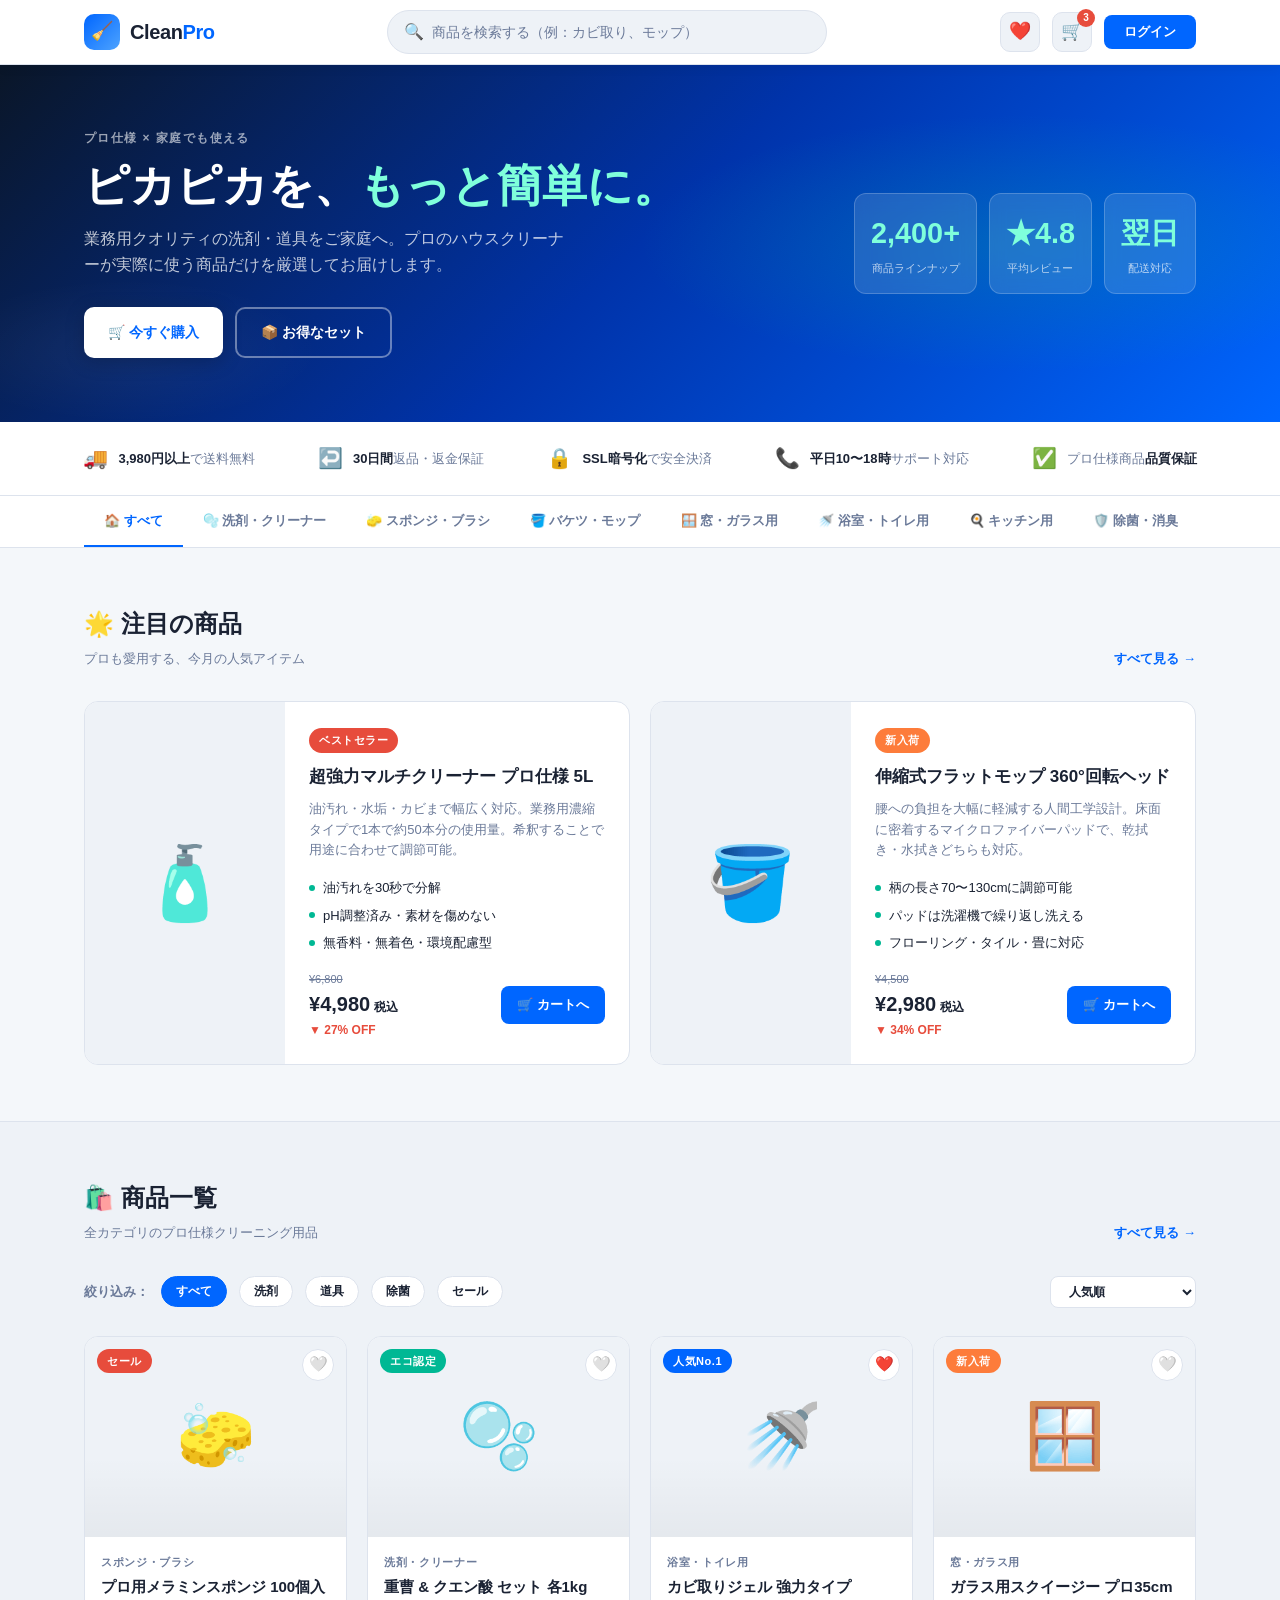
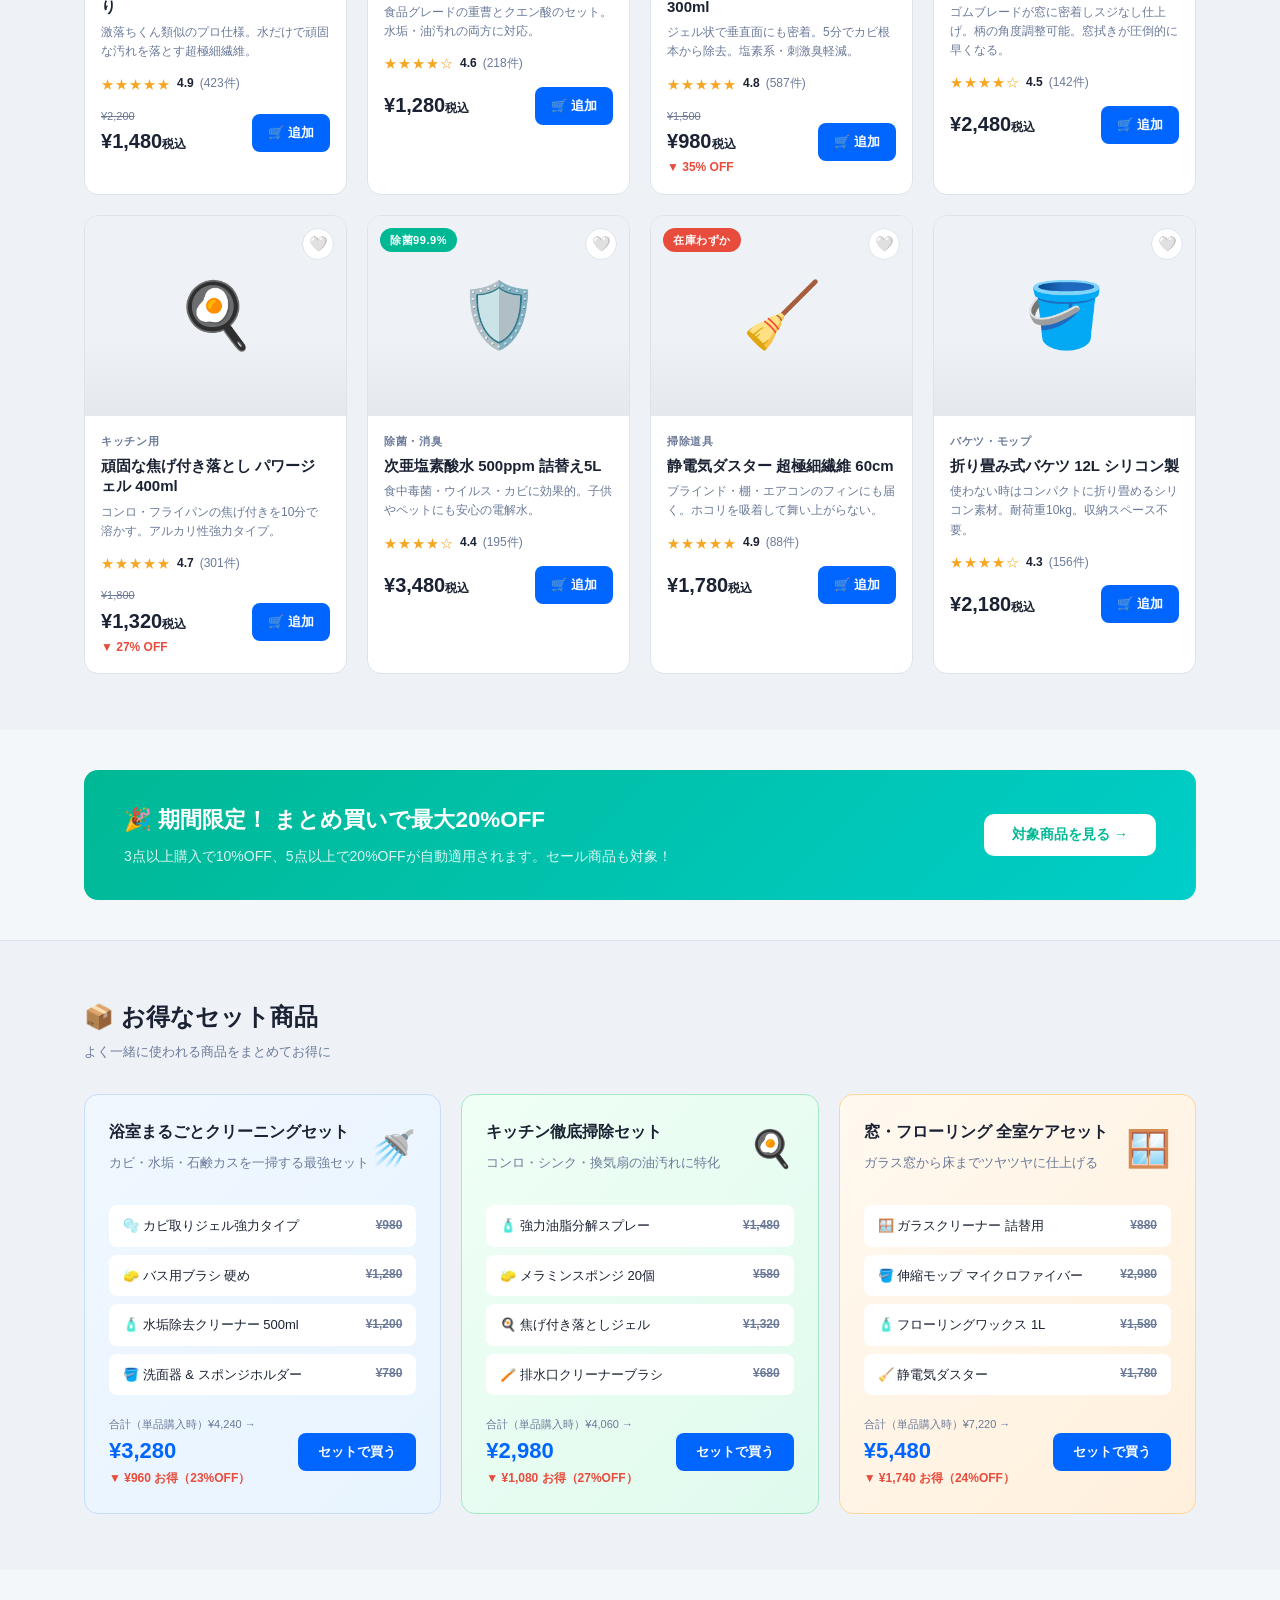
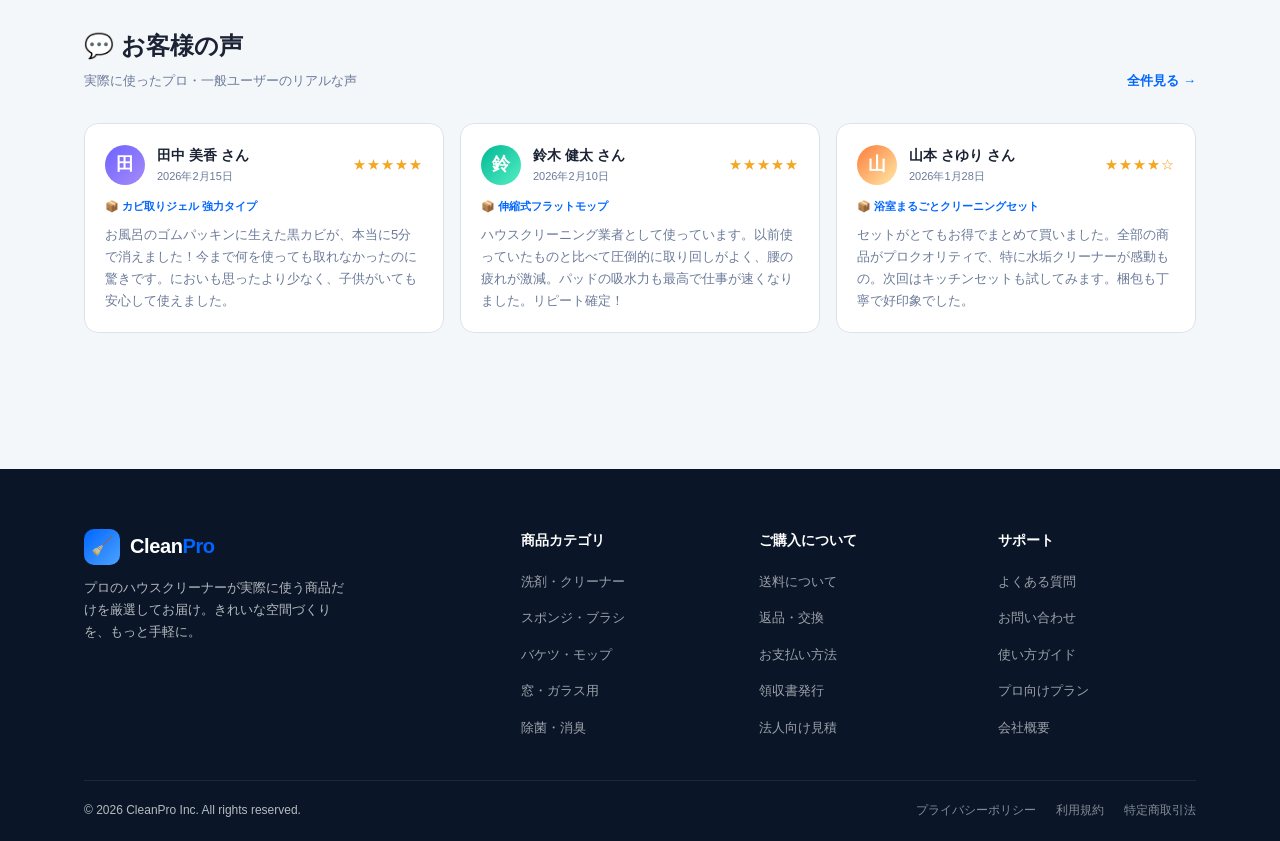
<file: cleaning-shop/index.html>
<!DOCTYPE html>
<html lang="ja">
<head>
  <meta charset="UTF-8" />
  <meta name="viewport" content="width=device-width, initial-scale=1.0" />
  <title>CleanPro — プロ仕様のハウスクリーニング用品</title>
  <style>
    *, *::before, *::after { box-sizing: border-box; margin: 0; padding: 0; }

    :root {
      --bg:       #f4f7fa;
      --white:    #ffffff;
      --surface:  #eef2f7;
      --border:   #dde3ed;
      --accent:   #0066ff;
      --accent2:  #00b894;
      --accent3:  #fd7c3b;
      --danger:   #e74c3c;
      --text:     #1a2233;
      --muted:    #6b7a99;
      --radius:   14px;
      --shadow:   0 4px 24px rgba(0,0,0,.07);
      --shadow-lg:0 12px 48px rgba(0,0,0,.12);
      --font:     'Hiragino Sans', 'Hiragino Kaku Gothic ProN', 'Noto Sans JP', sans-serif;
    }

    html { scroll-behavior: smooth; }
    body { background: var(--bg); color: var(--text); font-family: var(--font); line-height: 1.65; }
    a { color: var(--accent); text-decoration: none; }
    img { display: block; max-width: 100%; }

    .container { max-width: 1160px; margin: 0 auto; padding: 0 24px; }

    /* ── Badge / Tag ── */
    .badge {
      display: inline-block;
      background: var(--accent);
      color: #fff;
      font-size: 11px; font-weight: 700;
      padding: 3px 10px; border-radius: 99px;
      letter-spacing: .05em;
    }
    .badge-green  { background: var(--accent2); }
    .badge-orange { background: var(--accent3); }
    .badge-red    { background: var(--danger); }
    .badge-gray   { background: var(--muted); }

    /* ── Nav ── */
    nav {
      position: sticky; top: 0; z-index: 100;
      background: var(--white);
      border-bottom: 1px solid var(--border);
      box-shadow: 0 2px 12px rgba(0,0,0,.06);
    }
    .nav-inner {
      display: flex; align-items: center; justify-content: space-between;
      height: 64px; gap: 16px;
    }
    .logo { display: flex; align-items: center; gap: 10px; }
    .logo-icon {
      width: 36px; height: 36px; border-radius: 10px;
      background: linear-gradient(135deg, var(--accent), #4da3ff);
      display: flex; align-items: center; justify-content: center;
      font-size: 18px;
    }
    .logo-text { font-size: 20px; font-weight: 800; color: var(--text); letter-spacing: -.02em; }
    .logo-text span { color: var(--accent); }

    .nav-search {
      flex: 1; max-width: 440px;
      display: flex; align-items: center;
      background: var(--surface);
      border: 1.5px solid var(--border);
      border-radius: 99px;
      padding: 8px 16px; gap: 8px;
    }
    .nav-search input {
      border: none; background: transparent; outline: none;
      font-size: 14px; color: var(--text); width: 100%;
      font-family: var(--font);
    }
    .nav-search input::placeholder { color: var(--muted); }

    .nav-actions { display: flex; align-items: center; gap: 12px; }
    .nav-icon-btn {
      position: relative;
      width: 40px; height: 40px; border-radius: 10px;
      background: var(--surface); border: 1px solid var(--border);
      display: flex; align-items: center; justify-content: center;
      font-size: 18px; cursor: pointer; transition: background .2s;
    }
    .nav-icon-btn:hover { background: var(--border); }
    .cart-count {
      position: absolute; top: -4px; right: -4px;
      width: 18px; height: 18px; border-radius: 50%;
      background: var(--danger); color: #fff;
      font-size: 10px; font-weight: 700;
      display: flex; align-items: center; justify-content: center;
    }
    .btn-login {
      background: var(--accent); color: #fff;
      font-size: 13px; font-weight: 700;
      padding: 8px 20px; border-radius: 8px;
      border: none; cursor: pointer; transition: opacity .2s;
      font-family: var(--font);
    }
    .btn-login:hover { opacity: .85; }

    /* ── Hero Banner ── */
    .hero-banner {
      background: linear-gradient(135deg, #0a1628 0%, #0033aa 50%, #0066ff 100%);
      color: #fff;
      padding: 64px 0;
      position: relative;
      overflow: hidden;
    }
    .hero-banner::before {
      content: '';
      position: absolute; inset: 0;
      background:
        radial-gradient(ellipse 50% 60% at 80% 50%, rgba(0,184,148,.25) 0%, transparent 60%),
        radial-gradient(ellipse 30% 40% at 10% 80%, rgba(255,255,255,.05) 0%, transparent 50%);
    }
    .hero-inner {
      position: relative; z-index: 1;
      display: grid; grid-template-columns: 1fr auto;
      align-items: center; gap: 40px;
    }
    @media (max-width: 768px) { .hero-inner { grid-template-columns: 1fr; } }
    .hero-eyebrow { font-size: 12px; font-weight: 700; letter-spacing: .12em; text-transform: uppercase; color: rgba(255,255,255,.6); margin-bottom: 12px; }
    .hero-banner h1 { font-size: clamp(1.8rem, 4vw, 2.8rem); font-weight: 900; line-height: 1.1; margin-bottom: 16px; }
    .hero-banner h1 em { color: #7fffdb; font-style: normal; }
    .hero-banner p { font-size: 1rem; color: rgba(255,255,255,.75); max-width: 480px; margin-bottom: 28px; }
    .hero-actions { display: flex; gap: 12px; flex-wrap: wrap; }
    .btn-hero {
      display: inline-flex; align-items: center; gap: 8px;
      background: #fff; color: var(--accent);
      font-weight: 800; font-size: 14px;
      padding: 12px 24px; border-radius: 10px;
      transition: transform .2s, box-shadow .2s;
      box-shadow: 0 4px 20px rgba(0,0,0,.2);
    }
    .btn-hero:hover { transform: translateY(-2px); box-shadow: 0 8px 32px rgba(0,0,0,.25); text-decoration: none; }
    .btn-hero-outline {
      display: inline-flex; align-items: center; gap: 8px;
      border: 2px solid rgba(255,255,255,.4); color: #fff;
      font-weight: 700; font-size: 14px;
      padding: 12px 24px; border-radius: 10px;
      transition: background .2s;
    }
    .btn-hero-outline:hover { background: rgba(255,255,255,.1); text-decoration: none; }

    .hero-visual {
      display: flex; gap: 12px;
    }
    .hero-pill {
      background: rgba(255,255,255,.12);
      border: 1px solid rgba(255,255,255,.2);
      border-radius: 12px;
      padding: 16px;
      text-align: center;
      font-size: 13px;
      backdrop-filter: blur(8px);
    }
    .hero-pill-num { font-size: 1.8rem; font-weight: 900; color: #7fffdb; }
    .hero-pill-label { color: rgba(255,255,255,.7); font-size: 11px; margin-top: 2px; }

    /* ── Trust Bar ── */
    .trust-bar {
      background: var(--white);
      border-bottom: 1px solid var(--border);
    }
    .trust-inner {
      display: flex; justify-content: space-around; flex-wrap: wrap;
      padding: 20px 0; gap: 16px;
    }
    .trust-item {
      display: flex; align-items: center; gap: 10px;
      font-size: 13px; color: var(--muted);
    }
    .trust-item strong { color: var(--text); font-weight: 700; }
    .trust-icon { font-size: 20px; }

    /* ── Category Nav ── */
    .category-nav {
      background: var(--white);
      border-bottom: 1px solid var(--border);
      position: sticky; top: 64px; z-index: 90;
    }
    .category-list {
      display: flex; gap: 0; overflow-x: auto;
      scrollbar-width: none;
    }
    .category-list::-webkit-scrollbar { display: none; }
    .category-item {
      display: flex; align-items: center; gap: 6px;
      padding: 14px 20px;
      font-size: 13px; font-weight: 600;
      color: var(--muted);
      border-bottom: 2px solid transparent;
      white-space: nowrap; cursor: pointer;
      transition: color .2s, border-color .2s;
    }
    .category-item:hover { color: var(--accent); }
    .category-item.active { color: var(--accent); border-bottom-color: var(--accent); }

    /* ── Section ── */
    .section { padding: 56px 0; }
    .section-header {
      display: flex; justify-content: space-between; align-items: flex-end;
      margin-bottom: 32px;
    }
    .section-header h2 { font-size: 1.5rem; font-weight: 800; }
    .section-header p  { font-size: 13px; color: var(--muted); margin-top: 4px; }
    .see-all { font-size: 13px; font-weight: 700; color: var(--accent); white-space: nowrap; }
    .see-all:hover { text-decoration: underline; }

    /* ── Product Grid ── */
    .products-grid {
      display: grid;
      grid-template-columns: repeat(auto-fill, minmax(240px, 1fr));
      gap: 20px;
    }

    /* ── Product Card ── */
    .product-card {
      background: var(--white);
      border: 1px solid var(--border);
      border-radius: var(--radius);
      overflow: hidden;
      transition: transform .2s, box-shadow .2s;
      cursor: pointer;
      position: relative;
    }
    .product-card:hover { transform: translateY(-4px); box-shadow: var(--shadow-lg); }

    .card-badges {
      position: absolute; top: 12px; left: 12px;
      display: flex; flex-direction: column; gap: 4px; z-index: 2;
    }
    .card-fav {
      position: absolute; top: 12px; right: 12px; z-index: 2;
      width: 32px; height: 32px; border-radius: 50%;
      background: var(--white);
      border: 1px solid var(--border);
      display: flex; align-items: center; justify-content: center;
      font-size: 15px; cursor: pointer;
      transition: background .2s;
    }
    .card-fav:hover { background: #fff0f0; }

    .card-image {
      height: 200px;
      background: var(--surface);
      display: flex; align-items: center; justify-content: center;
      font-size: 64px;
      position: relative;
    }
    /* subtle gradient overlay */
    .card-image::after {
      content: '';
      position: absolute; inset: 0;
      background: linear-gradient(to bottom, transparent 60%, rgba(0,0,0,.04) 100%);
    }

    .card-body { padding: 16px; }
    .card-category { font-size: 11px; color: var(--muted); font-weight: 600; text-transform: uppercase; letter-spacing: .06em; margin-bottom: 6px; }
    .card-name { font-size: 15px; font-weight: 700; margin-bottom: 6px; line-height: 1.35; }
    .card-desc { font-size: 12px; color: var(--muted); margin-bottom: 12px; line-height: 1.6; }

    .card-rating { display: flex; align-items: center; gap: 6px; margin-bottom: 12px; }
    .stars { color: #f5a623; font-size: 13px; letter-spacing: 1px; }
    .rating-num { font-size: 12px; font-weight: 700; }
    .rating-count { font-size: 12px; color: var(--muted); }

    .card-footer { display: flex; align-items: center; justify-content: space-between; gap: 8px; }
    .price-block { }
    .price-original { font-size: 11px; color: var(--muted); text-decoration: line-through; }
    .price-current { font-size: 20px; font-weight: 900; color: var(--text); }
    .price-current small { font-size: 12px; font-weight: 600; }
    .price-discount { font-size: 12px; font-weight: 700; color: var(--danger); }

    .btn-cart {
      display: flex; align-items: center; gap: 6px;
      background: var(--accent);
      color: #fff;
      font-size: 13px; font-weight: 700;
      padding: 10px 16px; border-radius: 8px;
      border: none; cursor: pointer;
      font-family: var(--font);
      transition: background .2s, transform .1s;
      white-space: nowrap;
    }
    .btn-cart:hover { background: #0052cc; }
    .btn-cart:active { transform: scale(.96); }

    /* ── Featured Product (wide card) ── */
    .featured-grid {
      display: grid;
      grid-template-columns: 1fr 1fr;
      gap: 20px;
    }
    @media (max-width: 768px) { .featured-grid { grid-template-columns: 1fr; } }

    .featured-card {
      background: var(--white);
      border: 1px solid var(--border);
      border-radius: var(--radius);
      display: flex; gap: 0;
      overflow: hidden;
      transition: box-shadow .2s;
    }
    .featured-card:hover { box-shadow: var(--shadow-lg); }
    .featured-image {
      width: 200px; flex-shrink: 0;
      background: var(--surface);
      display: flex; align-items: center; justify-content: center;
      font-size: 72px;
    }
    .featured-body { padding: 24px; flex: 1; }
    .featured-body h3 { font-size: 17px; font-weight: 800; margin-bottom: 8px; }
    .featured-body p  { font-size: 13px; color: var(--muted); margin-bottom: 16px; line-height: 1.6; }
    .featured-points { display: flex; flex-direction: column; gap: 6px; margin-bottom: 16px; }
    .point { display: flex; align-items: center; gap: 8px; font-size: 13px; }
    .point-dot { width: 6px; height: 6px; border-radius: 50%; background: var(--accent2); flex-shrink: 0; }

    /* ── Set / Bundle Card ── */
    .bundle-grid {
      display: grid;
      grid-template-columns: repeat(auto-fill, minmax(320px, 1fr));
      gap: 20px;
    }
    .bundle-card {
      background: linear-gradient(135deg, #f0f7ff, #e8f4ff);
      border: 1.5px solid #c5deff;
      border-radius: var(--radius);
      padding: 24px;
      transition: box-shadow .2s;
    }
    .bundle-card:hover { box-shadow: var(--shadow-lg); }
    .bundle-header { display: flex; justify-content: space-between; align-items: flex-start; margin-bottom: 16px; }
    .bundle-icon { font-size: 36px; }
    .bundle-card h3 { font-size: 16px; font-weight: 800; margin-bottom: 6px; }
    .bundle-card p  { font-size: 13px; color: var(--muted); margin-bottom: 16px; }
    .bundle-items { display: flex; flex-direction: column; gap: 8px; margin-bottom: 20px; }
    .bundle-item {
      display: flex; align-items: center; justify-content: space-between;
      background: var(--white); border-radius: 8px;
      padding: 10px 14px; font-size: 13px;
    }
    .bundle-item-name { display: flex; align-items: center; gap: 8px; }
    .bundle-item-price { font-weight: 700; color: var(--muted); text-decoration: line-through; font-size: 12px; }
    .bundle-footer { display: flex; align-items: center; justify-content: space-between; }
    .bundle-total { }
    .bundle-total-label { font-size: 11px; color: var(--muted); }
    .bundle-total-price { font-size: 22px; font-weight: 900; color: var(--accent); }
    .bundle-save { font-size: 12px; font-weight: 700; color: var(--danger); }
    .btn-bundle {
      background: var(--accent);
      color: #fff; font-weight: 700; font-size: 13px;
      padding: 10px 20px; border-radius: 8px;
      border: none; cursor: pointer;
      font-family: var(--font); transition: background .2s;
    }
    .btn-bundle:hover { background: #0052cc; }

    /* ── Review Section ── */
    .reviews-grid {
      display: grid;
      grid-template-columns: repeat(auto-fill, minmax(300px, 1fr));
      gap: 16px;
    }
    .review-card {
      background: var(--white);
      border: 1px solid var(--border);
      border-radius: var(--radius);
      padding: 20px;
    }
    .review-header { display: flex; align-items: center; gap: 12px; margin-bottom: 12px; }
    .reviewer-avatar {
      width: 40px; height: 40px; border-radius: 50%;
      display: flex; align-items: center; justify-content: center;
      font-size: 18px; font-weight: 800; color: #fff;
      flex-shrink: 0;
    }
    .reviewer-name { font-size: 14px; font-weight: 700; }
    .reviewer-date { font-size: 11px; color: var(--muted); }
    .review-product { font-size: 11px; color: var(--accent); font-weight: 700; margin-bottom: 8px; }
    .review-text { font-size: 13px; color: var(--muted); line-height: 1.7; }

    /* ── Promo Banner ── */
    .promo-banner {
      background: linear-gradient(135deg, #00b894, #00cec9);
      border-radius: var(--radius);
      padding: 32px 40px;
      display: flex; align-items: center; justify-content: space-between; gap: 24px;
      flex-wrap: wrap;
    }
    .promo-text { color: #fff; }
    .promo-text h3 { font-size: 1.4rem; font-weight: 900; margin-bottom: 6px; }
    .promo-text p  { font-size: 14px; opacity: .85; }
    .btn-promo {
      background: #fff; color: var(--accent2);
      font-weight: 800; font-size: 14px;
      padding: 12px 28px; border-radius: 10px;
      border: none; cursor: pointer; white-space: nowrap;
      font-family: var(--font); transition: opacity .2s;
    }
    .btn-promo:hover { opacity: .9; }

    /* ── Filter/Sort Bar ── */
    .filter-bar {
      display: flex; align-items: center; gap: 12px; flex-wrap: wrap;
      margin-bottom: 28px;
    }
    .filter-label { font-size: 13px; font-weight: 700; color: var(--muted); }
    .filter-chip {
      padding: 6px 14px; border-radius: 99px;
      border: 1.5px solid var(--border);
      background: var(--white);
      font-size: 12px; font-weight: 600; cursor: pointer;
      color: var(--text); transition: all .15s;
      font-family: var(--font);
    }
    .filter-chip:hover, .filter-chip.active { background: var(--accent); border-color: var(--accent); color: #fff; }
    .sort-select {
      margin-left: auto;
      padding: 7px 14px; border-radius: 8px;
      border: 1.5px solid var(--border);
      background: var(--white); color: var(--text);
      font-size: 12px; font-weight: 600;
      cursor: pointer; outline: none;
      font-family: var(--font);
    }

    /* ── Footer ── */
    footer {
      background: #0a1628; color: rgba(255,255,255,.7);
      margin-top: 80px;
    }
    .footer-main {
      display: grid;
      grid-template-columns: 2fr 1fr 1fr 1fr;
      gap: 40px;
      padding: 60px 0 40px;
    }
    @media (max-width: 768px) { .footer-main { grid-template-columns: 1fr 1fr; } }
    @media (max-width: 480px) { .footer-main { grid-template-columns: 1fr; } }
    .footer-brand p { font-size: 13px; margin-top: 12px; line-height: 1.7; max-width: 260px; }
    .footer-brand .logo-text { color: #fff; }
    .footer-col h4 { color: #fff; font-size: 14px; font-weight: 700; margin-bottom: 16px; }
    .footer-col ul { list-style: none; display: flex; flex-direction: column; gap: 10px; }
    .footer-col ul li a { color: rgba(255,255,255,.6); font-size: 13px; }
    .footer-col ul li a:hover { color: #fff; }
    .footer-bottom {
      border-top: 1px solid rgba(255,255,255,.08);
      padding: 20px 0;
      display: flex; justify-content: space-between; align-items: center; flex-wrap: wrap; gap: 12px;
      font-size: 12px;
    }

    /* ── Animations ── */
    @keyframes fadeUp {
      from { opacity: 0; transform: translateY(16px); }
      to   { opacity: 1; transform: translateY(0); }
    }
    .fade-up { animation: fadeUp .5s ease both; }

    /* ── Toast ── */
    #toast {
      position: fixed; bottom: 24px; right: 24px; z-index: 999;
      background: #1a2233; color: #fff;
      padding: 14px 20px; border-radius: 10px;
      font-size: 14px; font-weight: 600;
      display: flex; align-items: center; gap: 10px;
      box-shadow: 0 8px 32px rgba(0,0,0,.2);
      transform: translateY(100px); opacity: 0;
      transition: transform .3s, opacity .3s;
    }
    #toast.show { transform: translateY(0); opacity: 1; }

    /* ── Scrollbar ── */
    ::-webkit-scrollbar { width: 5px; height: 5px; }
    ::-webkit-scrollbar-track { background: var(--bg); }
    ::-webkit-scrollbar-thumb { background: var(--border); border-radius: 99px; }
  </style>
</head>
<body>

<!-- ── Navigation ── -->
<nav>
  <div class="container nav-inner">
    <div class="logo">
      <div class="logo-icon">🧹</div>
      <span class="logo-text">Clean<span>Pro</span></span>
    </div>

    <div class="nav-search">
      <span>🔍</span>
      <input type="text" placeholder="商品を検索する（例：カビ取り、モップ）" />
    </div>

    <div class="nav-actions">
      <div class="nav-icon-btn" title="お気に入り">❤️</div>
      <div class="nav-icon-btn" title="カート" onclick="showToast('カートを開きます')">
        🛒
        <span class="cart-count" id="cartCount">3</span>
      </div>
      <button class="btn-login">ログイン</button>
    </div>
  </div>
</nav>

<!-- ── Hero ── -->
<div class="hero-banner">
  <div class="container">
    <div class="hero-inner">
      <div>
        <div class="hero-eyebrow">プロ仕様 × 家庭でも使える</div>
        <h1>ピカピカを、<em>もっと簡単に。</em></h1>
        <p>業務用クオリティの洗剤・道具をご家庭へ。プロのハウスクリーナーが実際に使う商品だけを厳選してお届けします。</p>
        <div class="hero-actions">
          <a href="#products" class="btn-hero">🛒 今すぐ購入</a>
          <a href="#sets" class="btn-hero-outline">📦 お得なセット</a>
        </div>
      </div>
      <div class="hero-visual">
        <div class="hero-pill">
          <div class="hero-pill-num">2,400+</div>
          <div class="hero-pill-label">商品ラインナップ</div>
        </div>
        <div class="hero-pill">
          <div class="hero-pill-num">★4.8</div>
          <div class="hero-pill-label">平均レビュー</div>
        </div>
        <div class="hero-pill">
          <div class="hero-pill-num">翌日</div>
          <div class="hero-pill-label">配送対応</div>
        </div>
      </div>
    </div>
  </div>
</div>

<!-- ── Trust Bar ── -->
<div class="trust-bar">
  <div class="container trust-inner">
    <div class="trust-item"><span class="trust-icon">🚚</span><span><strong>3,980円以上</strong>で送料無料</span></div>
    <div class="trust-item"><span class="trust-icon">↩️</span><span><strong>30日間</strong>返品・返金保証</span></div>
    <div class="trust-item"><span class="trust-icon">🔒</span><span><strong>SSL暗号化</strong>で安全決済</span></div>
    <div class="trust-item"><span class="trust-icon">📞</span><span><strong>平日10〜18時</strong>サポート対応</span></div>
    <div class="trust-item"><span class="trust-icon">✅</span><span>プロ仕様商品<strong>品質保証</strong></span></div>
  </div>
</div>

<!-- ── Category Nav ── -->
<div class="category-nav">
  <div class="container">
    <div class="category-list">
      <div class="category-item active">🏠 すべて</div>
      <div class="category-item">🫧 洗剤・クリーナー</div>
      <div class="category-item">🧽 スポンジ・ブラシ</div>
      <div class="category-item">🪣 バケツ・モップ</div>
      <div class="category-item">🪟 窓・ガラス用</div>
      <div class="category-item">🚿 浴室・トイレ用</div>
      <div class="category-item">🍳 キッチン用</div>
      <div class="category-item">🛡️ 除菌・消臭</div>
      <div class="category-item">📦 お得なセット</div>
    </div>
  </div>
</div>


<!-- ── Featured Products ── -->
<section class="section" id="featured">
  <div class="container">
    <div class="section-header">
      <div>
        <h2>🌟 注目の商品</h2>
        <p>プロも愛用する、今月の人気アイテム</p>
      </div>
      <a href="#" class="see-all">すべて見る →</a>
    </div>

    <div class="featured-grid">
      <div class="featured-card">
        <div class="featured-image">🧴</div>
        <div class="featured-body">
          <span class="badge badge-red">ベストセラー</span>
          <h3 style="margin-top: 10px;">超強力マルチクリーナー プロ仕様 5L</h3>
          <p>油汚れ・水垢・カビまで幅広く対応。業務用濃縮タイプで1本で約50本分の使用量。希釈することで用途に合わせて調節可能。</p>
          <div class="featured-points">
            <div class="point"><span class="point-dot"></span>油汚れを30秒で分解</div>
            <div class="point"><span class="point-dot"></span>pH調整済み・素材を傷めない</div>
            <div class="point"><span class="point-dot"></span>無香料・無着色・環境配慮型</div>
          </div>
          <div style="display:flex; align-items:center; justify-content:space-between;">
            <div>
              <div class="price-original">¥6,800</div>
              <div class="price-current">¥<strong>4,980</strong><small> 税込</small></div>
              <div class="price-discount">▼ 27% OFF</div>
            </div>
            <button class="btn-cart" onclick="addToCart(this)">🛒 カートへ</button>
          </div>
        </div>
      </div>

      <div class="featured-card">
        <div class="featured-image">🪣</div>
        <div class="featured-body">
          <span class="badge badge-orange">新入荷</span>
          <h3 style="margin-top: 10px;">伸縮式フラットモップ 360°回転ヘッド</h3>
          <p>腰への負担を大幅に軽減する人間工学設計。床面に密着するマイクロファイバーパッドで、乾拭き・水拭きどちらも対応。</p>
          <div class="featured-points">
            <div class="point"><span class="point-dot"></span>柄の長さ70〜130cmに調節可能</div>
            <div class="point"><span class="point-dot"></span>パッドは洗濯機で繰り返し洗える</div>
            <div class="point"><span class="point-dot"></span>フローリング・タイル・畳に対応</div>
          </div>
          <div style="display:flex; align-items:center; justify-content:space-between;">
            <div>
              <div class="price-original">¥4,500</div>
              <div class="price-current">¥<strong>2,980</strong><small> 税込</small></div>
              <div class="price-discount">▼ 34% OFF</div>
            </div>
            <button class="btn-cart" onclick="addToCart(this)">🛒 カートへ</button>
          </div>
        </div>
      </div>
    </div>
  </div>
</section>


<!-- ── All Products ── -->
<section class="section" id="products" style="background: var(--surface); border-top: 1px solid var(--border);">
  <div class="container">
    <div class="section-header">
      <div>
        <h2>🛍️ 商品一覧</h2>
        <p>全カテゴリのプロ仕様クリーニング用品</p>
      </div>
      <a href="#" class="see-all">すべて見る →</a>
    </div>

    <!-- Filter Bar -->
    <div class="filter-bar">
      <span class="filter-label">絞り込み：</span>
      <button class="filter-chip active">すべて</button>
      <button class="filter-chip">洗剤</button>
      <button class="filter-chip">道具</button>
      <button class="filter-chip">除菌</button>
      <button class="filter-chip">セール</button>
      <select class="sort-select">
        <option>人気順</option>
        <option>価格が安い順</option>
        <option>価格が高い順</option>
        <option>新着順</option>
        <option>レビューが高い順</option>
      </select>
    </div>

    <div class="products-grid">

      <!-- 1 -->
      <div class="product-card">
        <div class="card-badges">
          <span class="badge badge-red">セール</span>
        </div>
        <div class="card-fav">🤍</div>
        <div class="card-image">🧽</div>
        <div class="card-body">
          <div class="card-category">スポンジ・ブラシ</div>
          <div class="card-name">プロ用メラミンスポンジ 100個入り</div>
          <div class="card-desc">激落ちくん類似のプロ仕様。水だけで頑固な汚れを落とす超極細繊維。</div>
          <div class="card-rating">
            <span class="stars">★★★★★</span>
            <span class="rating-num">4.9</span>
            <span class="rating-count">(423件)</span>
          </div>
          <div class="card-footer">
            <div class="price-block">
              <div class="price-original">¥2,200</div>
              <div class="price-current">¥<strong>1,480</strong><small>税込</small></div>
            </div>
            <button class="btn-cart" onclick="addToCart(this)">🛒 追加</button>
          </div>
        </div>
      </div>

      <!-- 2 -->
      <div class="product-card">
        <div class="card-badges">
          <span class="badge badge-green">エコ認定</span>
        </div>
        <div class="card-fav">🤍</div>
        <div class="card-image">🫧</div>
        <div class="card-body">
          <div class="card-category">洗剤・クリーナー</div>
          <div class="card-name">重曹 & クエン酸 セット 各1kg</div>
          <div class="card-desc">食品グレードの重曹とクエン酸のセット。水垢・油汚れの両方に対応。</div>
          <div class="card-rating">
            <span class="stars">★★★★☆</span>
            <span class="rating-num">4.6</span>
            <span class="rating-count">(218件)</span>
          </div>
          <div class="card-footer">
            <div class="price-block">
              <div class="price-current">¥<strong>1,280</strong><small>税込</small></div>
            </div>
            <button class="btn-cart" onclick="addToCart(this)">🛒 追加</button>
          </div>
        </div>
      </div>

      <!-- 3 -->
      <div class="product-card">
        <div class="card-badges">
          <span class="badge">人気No.1</span>
        </div>
        <div class="card-fav">❤️</div>
        <div class="card-image">🚿</div>
        <div class="card-body">
          <div class="card-category">浴室・トイレ用</div>
          <div class="card-name">カビ取りジェル 強力タイプ 300ml</div>
          <div class="card-desc">ジェル状で垂直面にも密着。5分でカビ根本から除去。塩素系・刺激臭軽減。</div>
          <div class="card-rating">
            <span class="stars">★★★★★</span>
            <span class="rating-num">4.8</span>
            <span class="rating-count">(587件)</span>
          </div>
          <div class="card-footer">
            <div class="price-block">
              <div class="price-original">¥1,500</div>
              <div class="price-current">¥<strong>980</strong><small>税込</small></div>
              <div class="price-discount">▼ 35% OFF</div>
            </div>
            <button class="btn-cart" onclick="addToCart(this)">🛒 追加</button>
          </div>
        </div>
      </div>

      <!-- 4 -->
      <div class="product-card">
        <div class="card-badges">
          <span class="badge badge-orange">新入荷</span>
        </div>
        <div class="card-fav">🤍</div>
        <div class="card-image">🪟</div>
        <div class="card-body">
          <div class="card-category">窓・ガラス用</div>
          <div class="card-name">ガラス用スクイージー プロ35cm</div>
          <div class="card-desc">ゴムブレードが窓に密着しスジなし仕上げ。柄の角度調整可能。窓拭きが圧倒的に早くなる。</div>
          <div class="card-rating">
            <span class="stars">★★★★☆</span>
            <span class="rating-num">4.5</span>
            <span class="rating-count">(142件)</span>
          </div>
          <div class="card-footer">
            <div class="price-block">
              <div class="price-current">¥<strong>2,480</strong><small>税込</small></div>
            </div>
            <button class="btn-cart" onclick="addToCart(this)">🛒 追加</button>
          </div>
        </div>
      </div>

      <!-- 5 -->
      <div class="product-card">
        <div class="card-fav">🤍</div>
        <div class="card-image">🍳</div>
        <div class="card-body">
          <div class="card-category">キッチン用</div>
          <div class="card-name">頑固な焦げ付き落とし パワージェル 400ml</div>
          <div class="card-desc">コンロ・フライパンの焦げ付きを10分で溶かす。アルカリ性強力タイプ。</div>
          <div class="card-rating">
            <span class="stars">★★★★★</span>
            <span class="rating-num">4.7</span>
            <span class="rating-count">(301件)</span>
          </div>
          <div class="card-footer">
            <div class="price-block">
              <div class="price-original">¥1,800</div>
              <div class="price-current">¥<strong>1,320</strong><small>税込</small></div>
              <div class="price-discount">▼ 27% OFF</div>
            </div>
            <button class="btn-cart" onclick="addToCart(this)">🛒 追加</button>
          </div>
        </div>
      </div>

      <!-- 6 -->
      <div class="product-card">
        <div class="card-badges">
          <span class="badge badge-green">除菌99.9%</span>
        </div>
        <div class="card-fav">🤍</div>
        <div class="card-image">🛡️</div>
        <div class="card-body">
          <div class="card-category">除菌・消臭</div>
          <div class="card-name">次亜塩素酸水 500ppm 詰替え5L</div>
          <div class="card-desc">食中毒菌・ウイルス・カビに効果的。子供やペットにも安心の電解水。</div>
          <div class="card-rating">
            <span class="stars">★★★★☆</span>
            <span class="rating-num">4.4</span>
            <span class="rating-count">(195件)</span>
          </div>
          <div class="card-footer">
            <div class="price-block">
              <div class="price-current">¥<strong>3,480</strong><small>税込</small></div>
            </div>
            <button class="btn-cart" onclick="addToCart(this)">🛒 追加</button>
          </div>
        </div>
      </div>

      <!-- 7 -->
      <div class="product-card">
        <div class="card-badges">
          <span class="badge badge-red">在庫わずか</span>
        </div>
        <div class="card-fav">🤍</div>
        <div class="card-image">🧹</div>
        <div class="card-body">
          <div class="card-category">掃除道具</div>
          <div class="card-name">静電気ダスター 超極細繊維 60cm</div>
          <div class="card-desc">ブラインド・棚・エアコンのフィンにも届く。ホコリを吸着して舞い上がらない。</div>
          <div class="card-rating">
            <span class="stars">★★★★★</span>
            <span class="rating-num">4.9</span>
            <span class="rating-count">(88件)</span>
          </div>
          <div class="card-footer">
            <div class="price-block">
              <div class="price-current">¥<strong>1,780</strong><small>税込</small></div>
            </div>
            <button class="btn-cart" onclick="addToCart(this)">🛒 追加</button>
          </div>
        </div>
      </div>

      <!-- 8 -->
      <div class="product-card">
        <div class="card-fav">🤍</div>
        <div class="card-image">🪣</div>
        <div class="card-body">
          <div class="card-category">バケツ・モップ</div>
          <div class="card-name">折り畳み式バケツ 12L シリコン製</div>
          <div class="card-desc">使わない時はコンパクトに折り畳めるシリコン素材。耐荷重10kg。収納スペース不要。</div>
          <div class="card-rating">
            <span class="stars">★★★★☆</span>
            <span class="rating-num">4.3</span>
            <span class="rating-count">(156件)</span>
          </div>
          <div class="card-footer">
            <div class="price-block">
              <div class="price-current">¥<strong>2,180</strong><small>税込</small></div>
            </div>
            <button class="btn-cart" onclick="addToCart(this)">🛒 追加</button>
          </div>
        </div>
      </div>

    </div>
  </div>
</section>


<!-- ── Promo Banner ── -->
<section class="section" style="padding: 40px 0;">
  <div class="container">
    <div class="promo-banner">
      <div class="promo-text">
        <h3>🎉 期間限定！ まとめ買いで最大20%OFF</h3>
        <p>3点以上購入で10%OFF、5点以上で20%OFFが自動適用されます。セール商品も対象！</p>
      </div>
      <button class="btn-promo">対象商品を見る →</button>
    </div>
  </div>
</section>


<!-- ── Bundle Sets ── -->
<section class="section" id="sets" style="background: var(--surface); border-top: 1px solid var(--border);">
  <div class="container">
    <div class="section-header">
      <div>
        <h2>📦 お得なセット商品</h2>
        <p>よく一緒に使われる商品をまとめてお得に</p>
      </div>
    </div>

    <div class="bundle-grid">

      <div class="bundle-card">
        <div class="bundle-header">
          <div>
            <h3>浴室まるごとクリーニングセット</h3>
            <p>カビ・水垢・石鹸カスを一掃する最強セット</p>
          </div>
          <div class="bundle-icon">🚿</div>
        </div>
        <div class="bundle-items">
          <div class="bundle-item">
            <div class="bundle-item-name">🫧 カビ取りジェル強力タイプ</div>
            <div class="bundle-item-price">¥980</div>
          </div>
          <div class="bundle-item">
            <div class="bundle-item-name">🧽 バス用ブラシ 硬め</div>
            <div class="bundle-item-price">¥1,280</div>
          </div>
          <div class="bundle-item">
            <div class="bundle-item-name">🧴 水垢除去クリーナー 500ml</div>
            <div class="bundle-item-price">¥1,200</div>
          </div>
          <div class="bundle-item">
            <div class="bundle-item-name">🪣 洗面器 & スポンジホルダー</div>
            <div class="bundle-item-price">¥780</div>
          </div>
        </div>
        <div class="bundle-footer">
          <div class="bundle-total">
            <div class="bundle-total-label">合計（単品購入時）¥4,240 →</div>
            <div class="bundle-total-price">¥3,280</div>
            <div class="bundle-save">▼ ¥960 お得（23%OFF）</div>
          </div>
          <button class="btn-bundle" onclick="addToCart(this)">セットで買う</button>
        </div>
      </div>

      <div class="bundle-card" style="background: linear-gradient(135deg, #f0fff6, #e0faee); border-color: #a3e9c3;">
        <div class="bundle-header">
          <div>
            <h3>キッチン徹底掃除セット</h3>
            <p>コンロ・シンク・換気扇の油汚れに特化</p>
          </div>
          <div class="bundle-icon">🍳</div>
        </div>
        <div class="bundle-items">
          <div class="bundle-item">
            <div class="bundle-item-name">🧴 強力油脂分解スプレー</div>
            <div class="bundle-item-price">¥1,480</div>
          </div>
          <div class="bundle-item">
            <div class="bundle-item-name">🧽 メラミンスポンジ 20個</div>
            <div class="bundle-item-price">¥580</div>
          </div>
          <div class="bundle-item">
            <div class="bundle-item-name">🍳 焦げ付き落としジェル</div>
            <div class="bundle-item-price">¥1,320</div>
          </div>
          <div class="bundle-item">
            <div class="bundle-item-name">🪥 排水口クリーナーブラシ</div>
            <div class="bundle-item-price">¥680</div>
          </div>
        </div>
        <div class="bundle-footer">
          <div class="bundle-total">
            <div class="bundle-total-label">合計（単品購入時）¥4,060 →</div>
            <div class="bundle-total-price">¥2,980</div>
            <div class="bundle-save">▼ ¥1,080 お得（27%OFF）</div>
          </div>
          <button class="btn-bundle" onclick="addToCart(this)">セットで買う</button>
        </div>
      </div>

      <div class="bundle-card" style="background: linear-gradient(135deg, #fff9f0, #fff0dc); border-color: #ffd59a;">
        <div class="bundle-header">
          <div>
            <h3>窓・フローリング 全室ケアセット</h3>
            <p>ガラス窓から床までツヤツヤに仕上げる</p>
          </div>
          <div class="bundle-icon">🪟</div>
        </div>
        <div class="bundle-items">
          <div class="bundle-item">
            <div class="bundle-item-name">🪟 ガラスクリーナー 詰替用</div>
            <div class="bundle-item-price">¥880</div>
          </div>
          <div class="bundle-item">
            <div class="bundle-item-name">🪣 伸縮モップ マイクロファイバー</div>
            <div class="bundle-item-price">¥2,980</div>
          </div>
          <div class="bundle-item">
            <div class="bundle-item-name">🧴 フローリングワックス 1L</div>
            <div class="bundle-item-price">¥1,580</div>
          </div>
          <div class="bundle-item">
            <div class="bundle-item-name">🧹 静電気ダスター</div>
            <div class="bundle-item-price">¥1,780</div>
          </div>
        </div>
        <div class="bundle-footer">
          <div class="bundle-total">
            <div class="bundle-total-label">合計（単品購入時）¥7,220 →</div>
            <div class="bundle-total-price">¥5,480</div>
            <div class="bundle-save">▼ ¥1,740 お得（24%OFF）</div>
          </div>
          <button class="btn-bundle" onclick="addToCart(this)">セットで買う</button>
        </div>
      </div>

    </div>
  </div>
</section>


<!-- ── Reviews ── -->
<section class="section">
  <div class="container">
    <div class="section-header">
      <div>
        <h2>💬 お客様の声</h2>
        <p>実際に使ったプロ・一般ユーザーのリアルな声</p>
      </div>
      <a href="#" class="see-all">全件見る →</a>
    </div>

    <div class="reviews-grid">

      <div class="review-card">
        <div class="review-header">
          <div class="reviewer-avatar" style="background: linear-gradient(135deg, #6c63ff, #a78bfa);">田</div>
          <div>
            <div class="reviewer-name">田中 美香 さん</div>
            <div class="reviewer-date">2026年2月15日</div>
          </div>
          <div class="stars" style="margin-left:auto;">★★★★★</div>
        </div>
        <div class="review-product">📦 カビ取りジェル 強力タイプ</div>
        <div class="review-text">お風呂のゴムパッキンに生えた黒カビが、本当に5分で消えました！今まで何を使っても取れなかったのに驚きです。においも思ったより少なく、子供がいても安心して使えました。</div>
      </div>

      <div class="review-card">
        <div class="review-header">
          <div class="reviewer-avatar" style="background: linear-gradient(135deg, #00b894, #55efc4);">鈴</div>
          <div>
            <div class="reviewer-name">鈴木 健太 さん</div>
            <div class="reviewer-date">2026年2月10日</div>
          </div>
          <div class="stars" style="margin-left:auto;">★★★★★</div>
        </div>
        <div class="review-product">📦 伸縮式フラットモップ</div>
        <div class="review-text">ハウスクリーニング業者として使っています。以前使っていたものと比べて圧倒的に取り回しがよく、腰の疲れが激減。パッドの吸水力も最高で仕事が速くなりました。リピート確定！</div>
      </div>

      <div class="review-card">
        <div class="review-header">
          <div class="reviewer-avatar" style="background: linear-gradient(135deg, #fd7c3b, #ffeaa7);">山</div>
          <div>
            <div class="reviewer-name">山本 さゆり さん</div>
            <div class="reviewer-date">2026年1月28日</div>
          </div>
          <div class="stars" style="margin-left:auto;">★★★★☆</div>
        </div>
        <div class="review-product">📦 浴室まるごとクリーニングセット</div>
        <div class="review-text">セットがとてもお得でまとめて買いました。全部の商品がプロクオリティで、特に水垢クリーナーが感動もの。次回はキッチンセットも試してみます。梱包も丁寧で好印象でした。</div>
      </div>

    </div>
  </div>
</section>


<!-- ── Footer ── -->
<footer>
  <div class="container">
    <div class="footer-main">
      <div class="footer-brand">
        <div class="logo">
          <div class="logo-icon">🧹</div>
          <span class="logo-text" style="color:#fff;">Clean<span>Pro</span></span>
        </div>
        <p>プロのハウスクリーナーが実際に使う商品だけを厳選してお届け。きれいな空間づくりを、もっと手軽に。</p>
      </div>
      <div class="footer-col">
        <h4>商品カテゴリ</h4>
        <ul>
          <li><a href="#">洗剤・クリーナー</a></li>
          <li><a href="#">スポンジ・ブラシ</a></li>
          <li><a href="#">バケツ・モップ</a></li>
          <li><a href="#">窓・ガラス用</a></li>
          <li><a href="#">除菌・消臭</a></li>
        </ul>
      </div>
      <div class="footer-col">
        <h4>ご購入について</h4>
        <ul>
          <li><a href="#">送料について</a></li>
          <li><a href="#">返品・交換</a></li>
          <li><a href="#">お支払い方法</a></li>
          <li><a href="#">領収書発行</a></li>
          <li><a href="#">法人向け見積</a></li>
        </ul>
      </div>
      <div class="footer-col">
        <h4>サポート</h4>
        <ul>
          <li><a href="#">よくある質問</a></li>
          <li><a href="#">お問い合わせ</a></li>
          <li><a href="#">使い方ガイド</a></li>
          <li><a href="#">プロ向けプラン</a></li>
          <li><a href="#">会社概要</a></li>
        </ul>
      </div>
    </div>
    <div class="footer-bottom">
      <span>© 2026 CleanPro Inc. All rights reserved.</span>
      <div style="display:flex; gap:20px;">
        <a href="#" style="color:rgba(255,255,255,.5);">プライバシーポリシー</a>
        <a href="#" style="color:rgba(255,255,255,.5);">利用規約</a>
        <a href="#" style="color:rgba(255,255,255,.5);">特定商取引法</a>
      </div>
    </div>
  </div>
</footer>

<!-- ── Toast ── -->
<div id="toast">✅ カートに追加しました！</div>

<script>
  /* Cart counter */
  let cartCount = 3;

  function addToCart(btn) {
    cartCount++;
    document.getElementById('cartCount').textContent = cartCount;
    showToast('カートに追加しました！');
    btn.textContent = '✅ 追加済み';
    btn.style.background = '#00b894';
    setTimeout(() => {
      btn.innerHTML = btn.textContent.includes('セット') ? 'セットで買う' : '🛒 追加';
      btn.style.background = '';
    }, 2000);
  }

  function showToast(msg) {
    const t = document.getElementById('toast');
    t.textContent = '✅ ' + msg;
    t.classList.add('show');
    clearTimeout(t._timer);
    t._timer = setTimeout(() => t.classList.remove('show'), 3000);
  }

  /* Category filter chips */
  document.querySelectorAll('.filter-chip').forEach(chip => {
    chip.addEventListener('click', () => {
      document.querySelectorAll('.filter-chip').forEach(c => c.classList.remove('active'));
      chip.classList.add('active');
    });
  });

  /* Category nav */
  document.querySelectorAll('.category-item').forEach(item => {
    item.addEventListener('click', () => {
      document.querySelectorAll('.category-item').forEach(c => c.classList.remove('active'));
      item.classList.add('active');
    });
  });

  /* Favourite toggle */
  document.querySelectorAll('.card-fav').forEach(btn => {
    btn.addEventListener('click', e => {
      e.stopPropagation();
      btn.textContent = btn.textContent === '🤍' ? '❤️' : '🤍';
    });
  });

  /* Scroll-in animation */
  const observer = new IntersectionObserver(entries => {
    entries.forEach(entry => {
      if (entry.isIntersecting) {
        entry.target.style.opacity = '1';
        entry.target.style.transform = 'translateY(0)';
        observer.unobserve(entry.target);
      }
    });
  }, { threshold: 0.1 });

  document.querySelectorAll('.product-card, .bundle-card, .review-card, .featured-card').forEach(el => {
    el.style.opacity = '0';
    el.style.transform = 'translateY(20px)';
    el.style.transition = 'opacity .45s ease, transform .45s ease';
    observer.observe(el);
  });
</script>

</body>
</html>
</file>
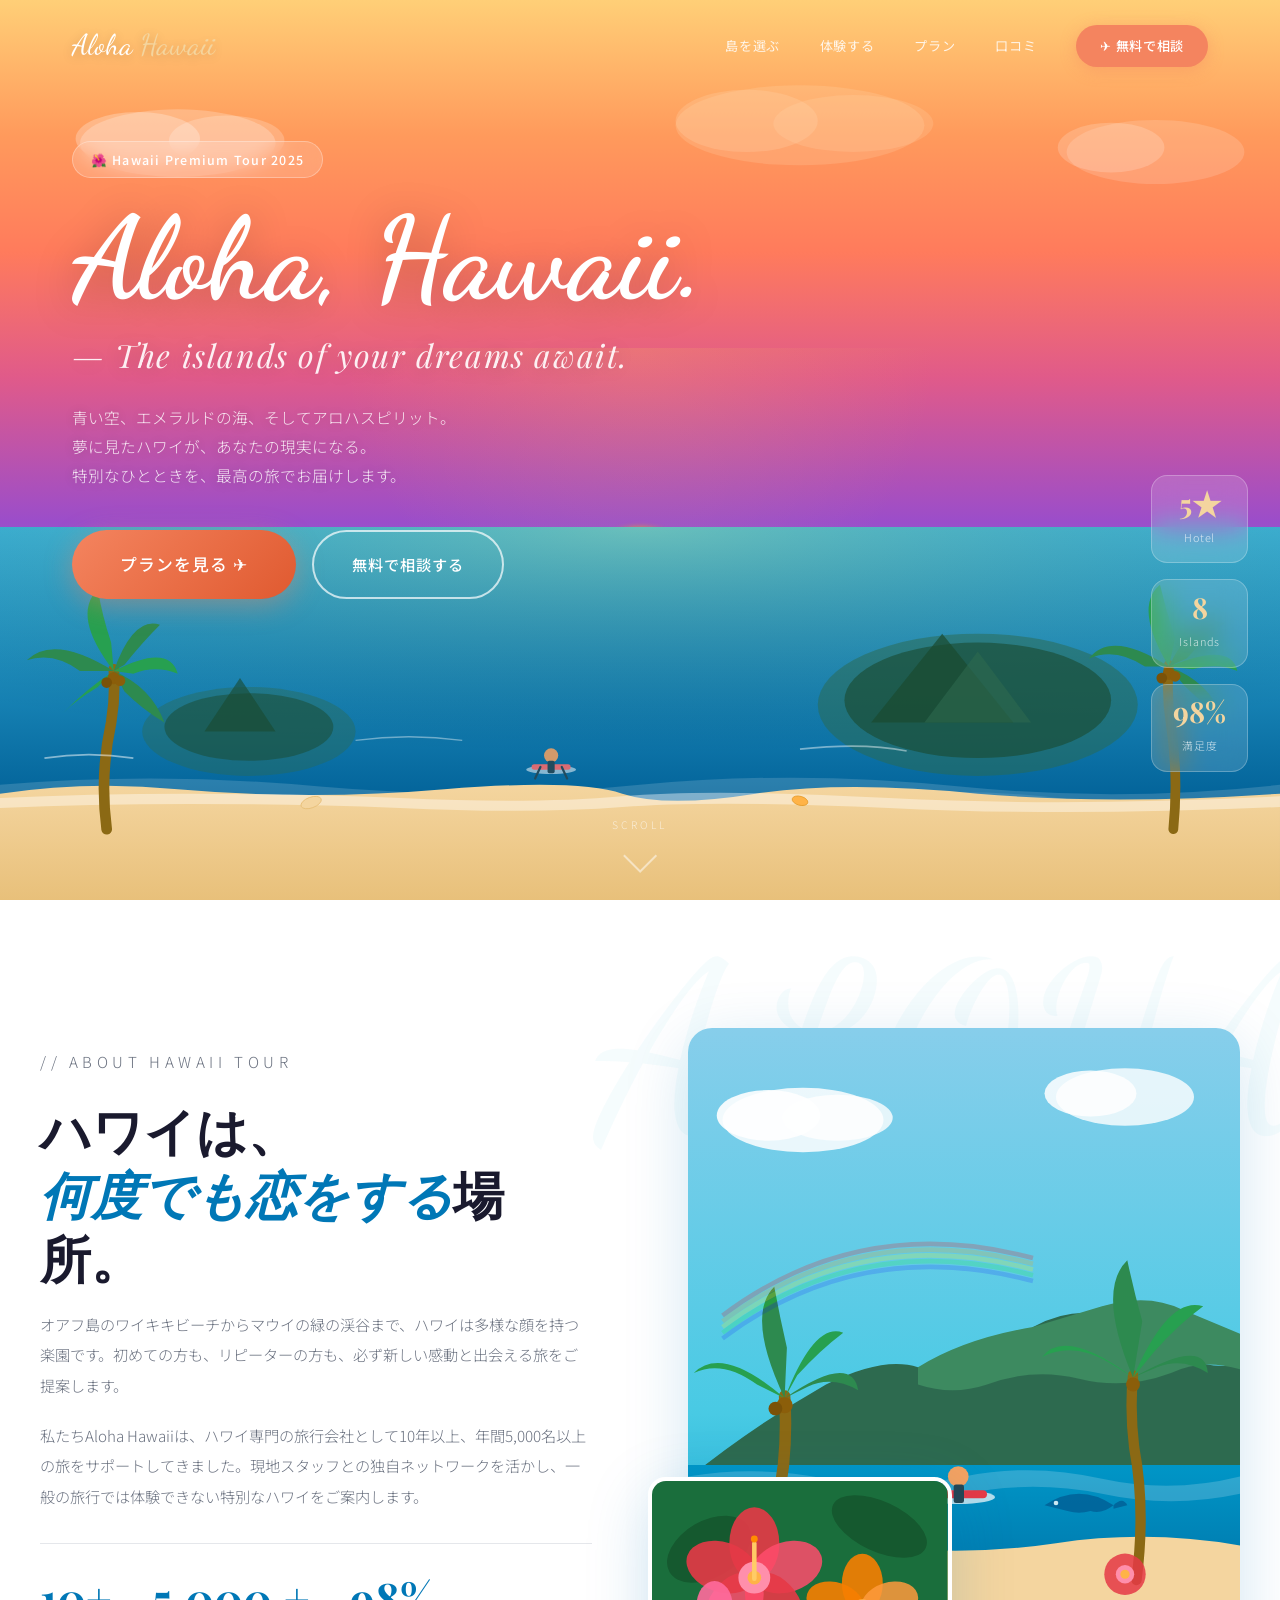
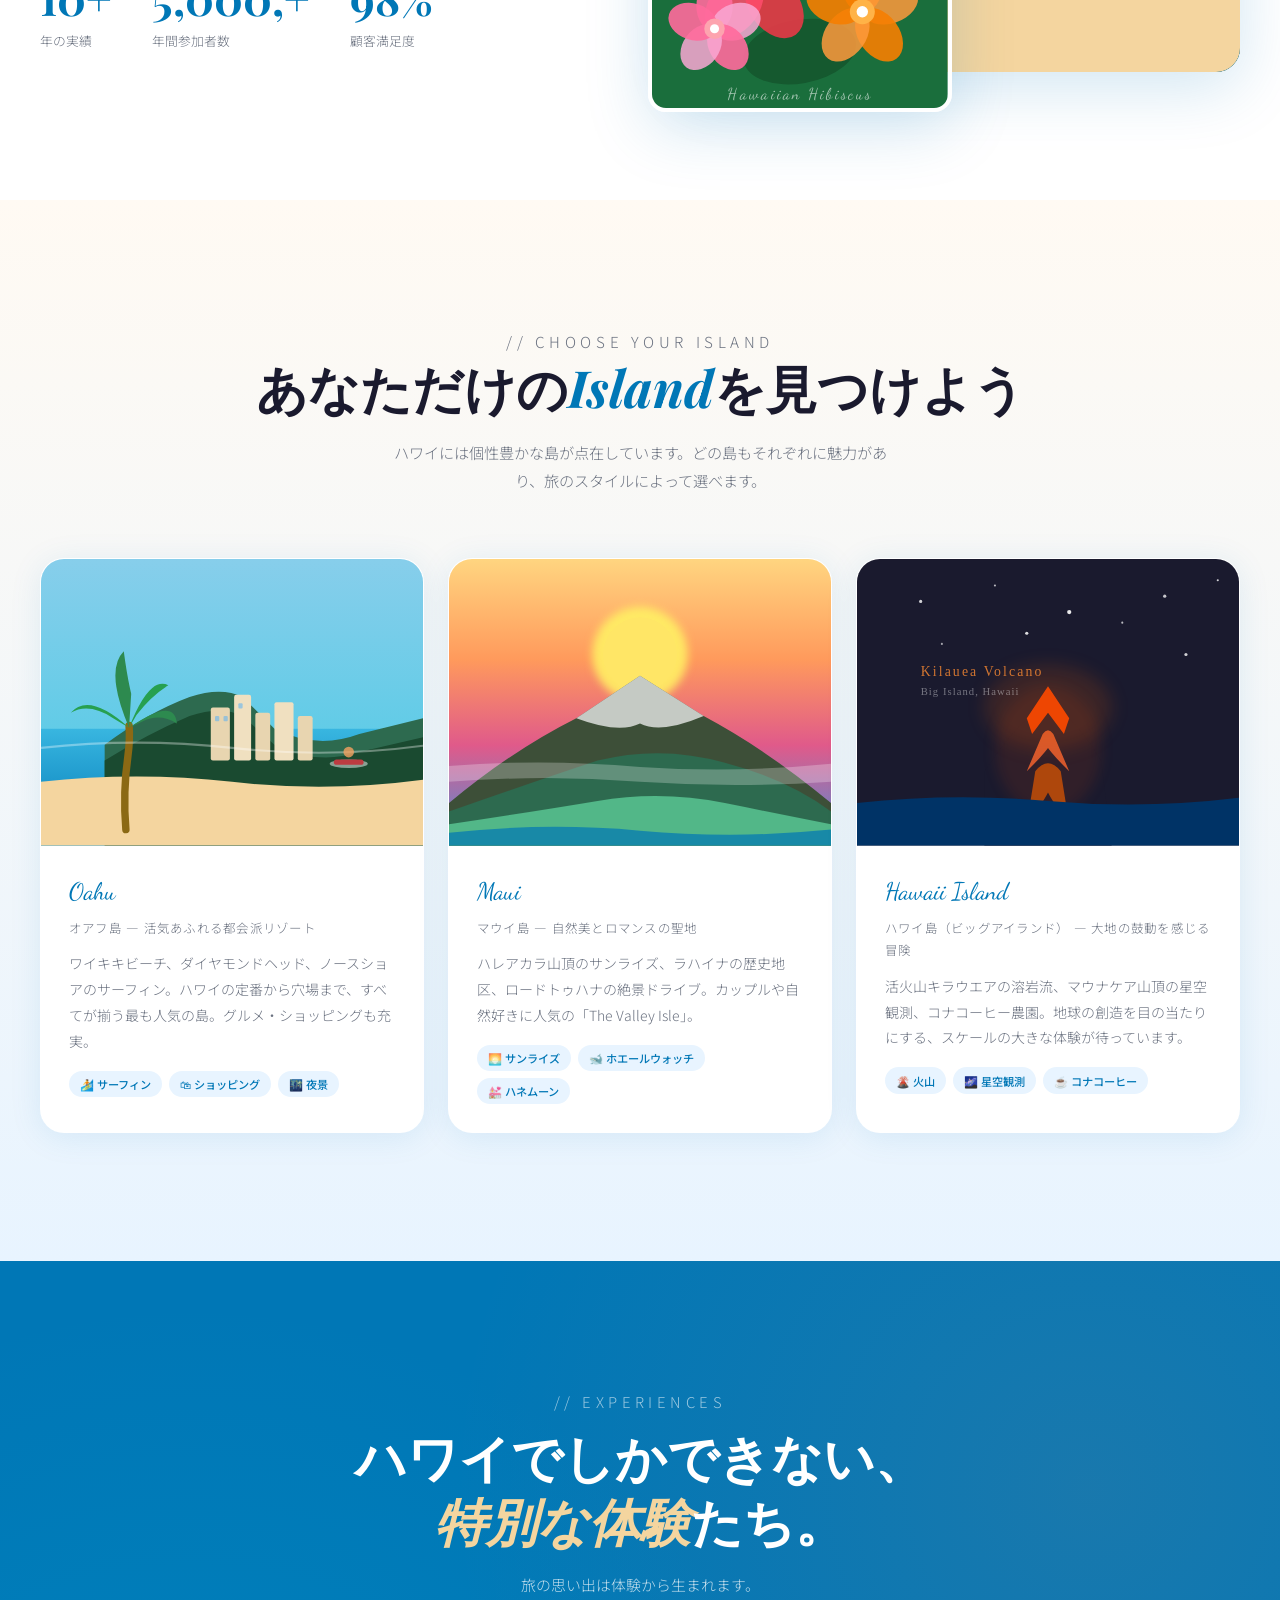
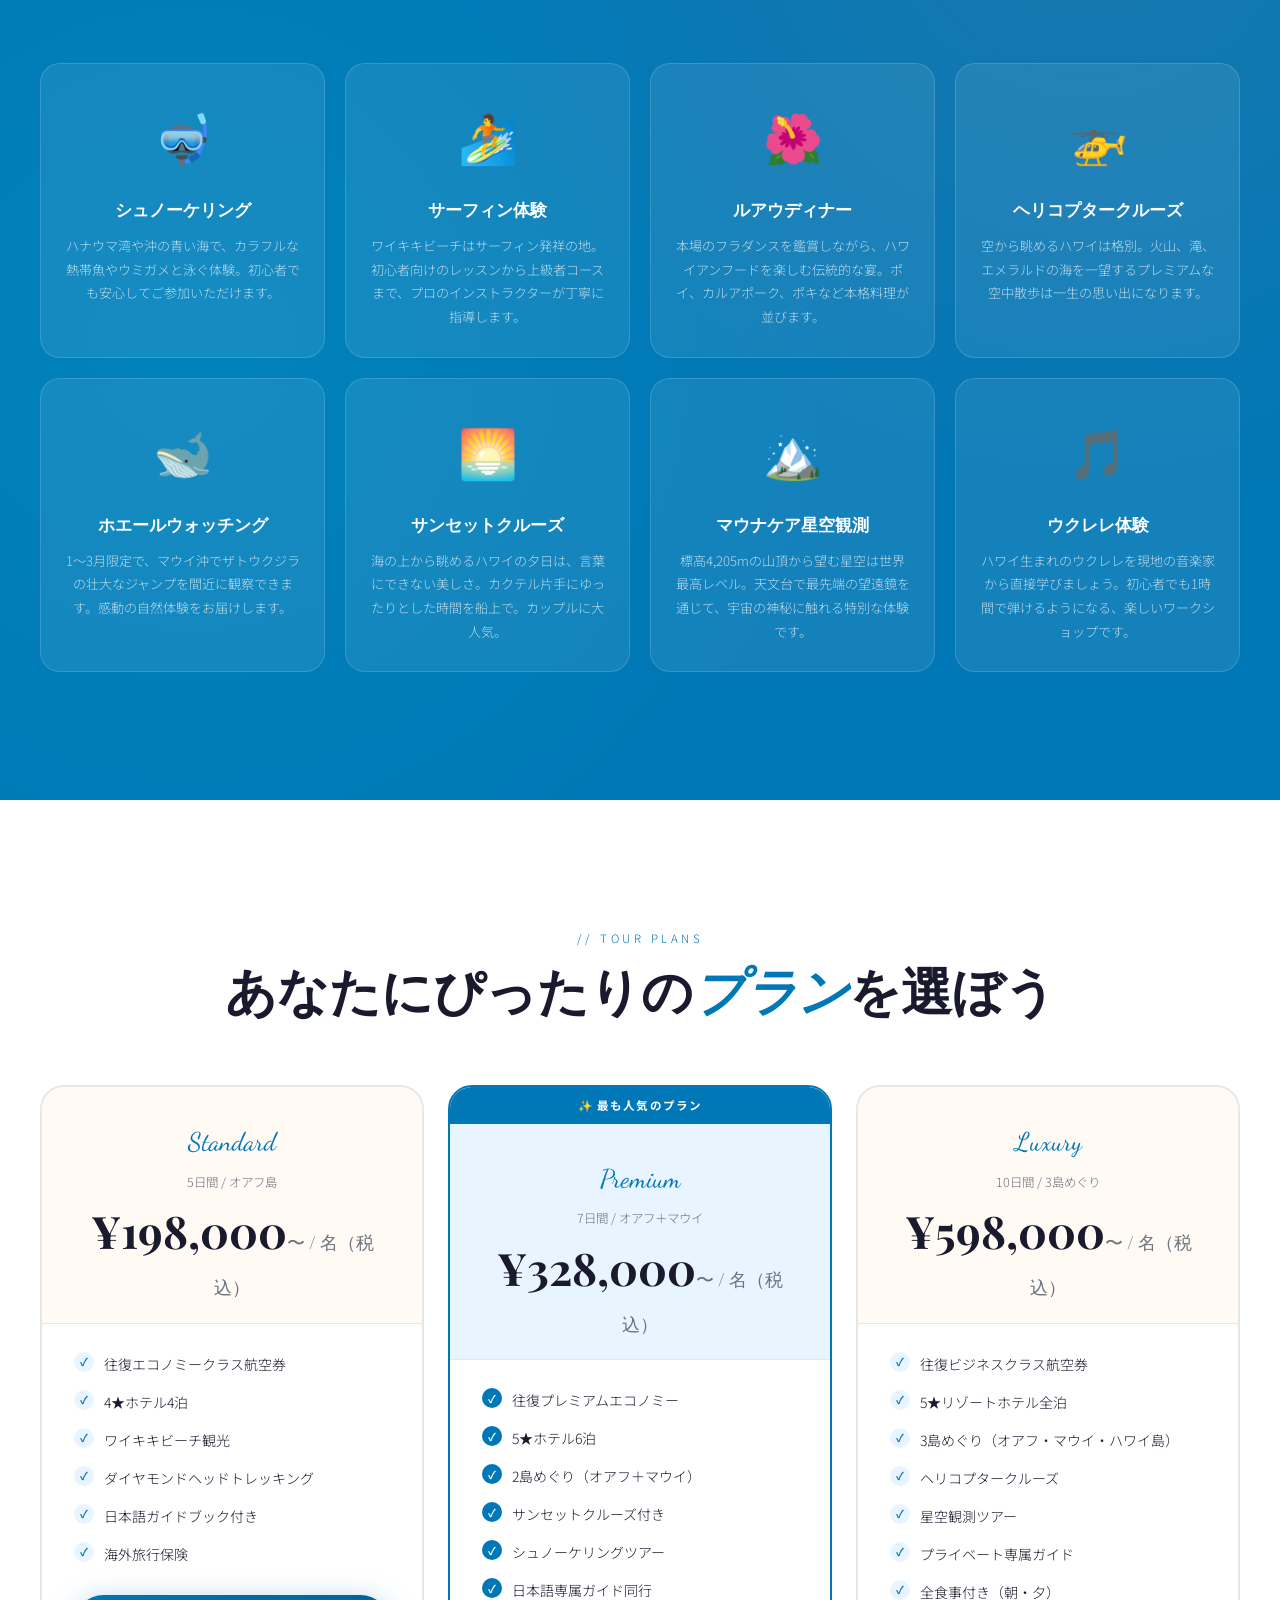
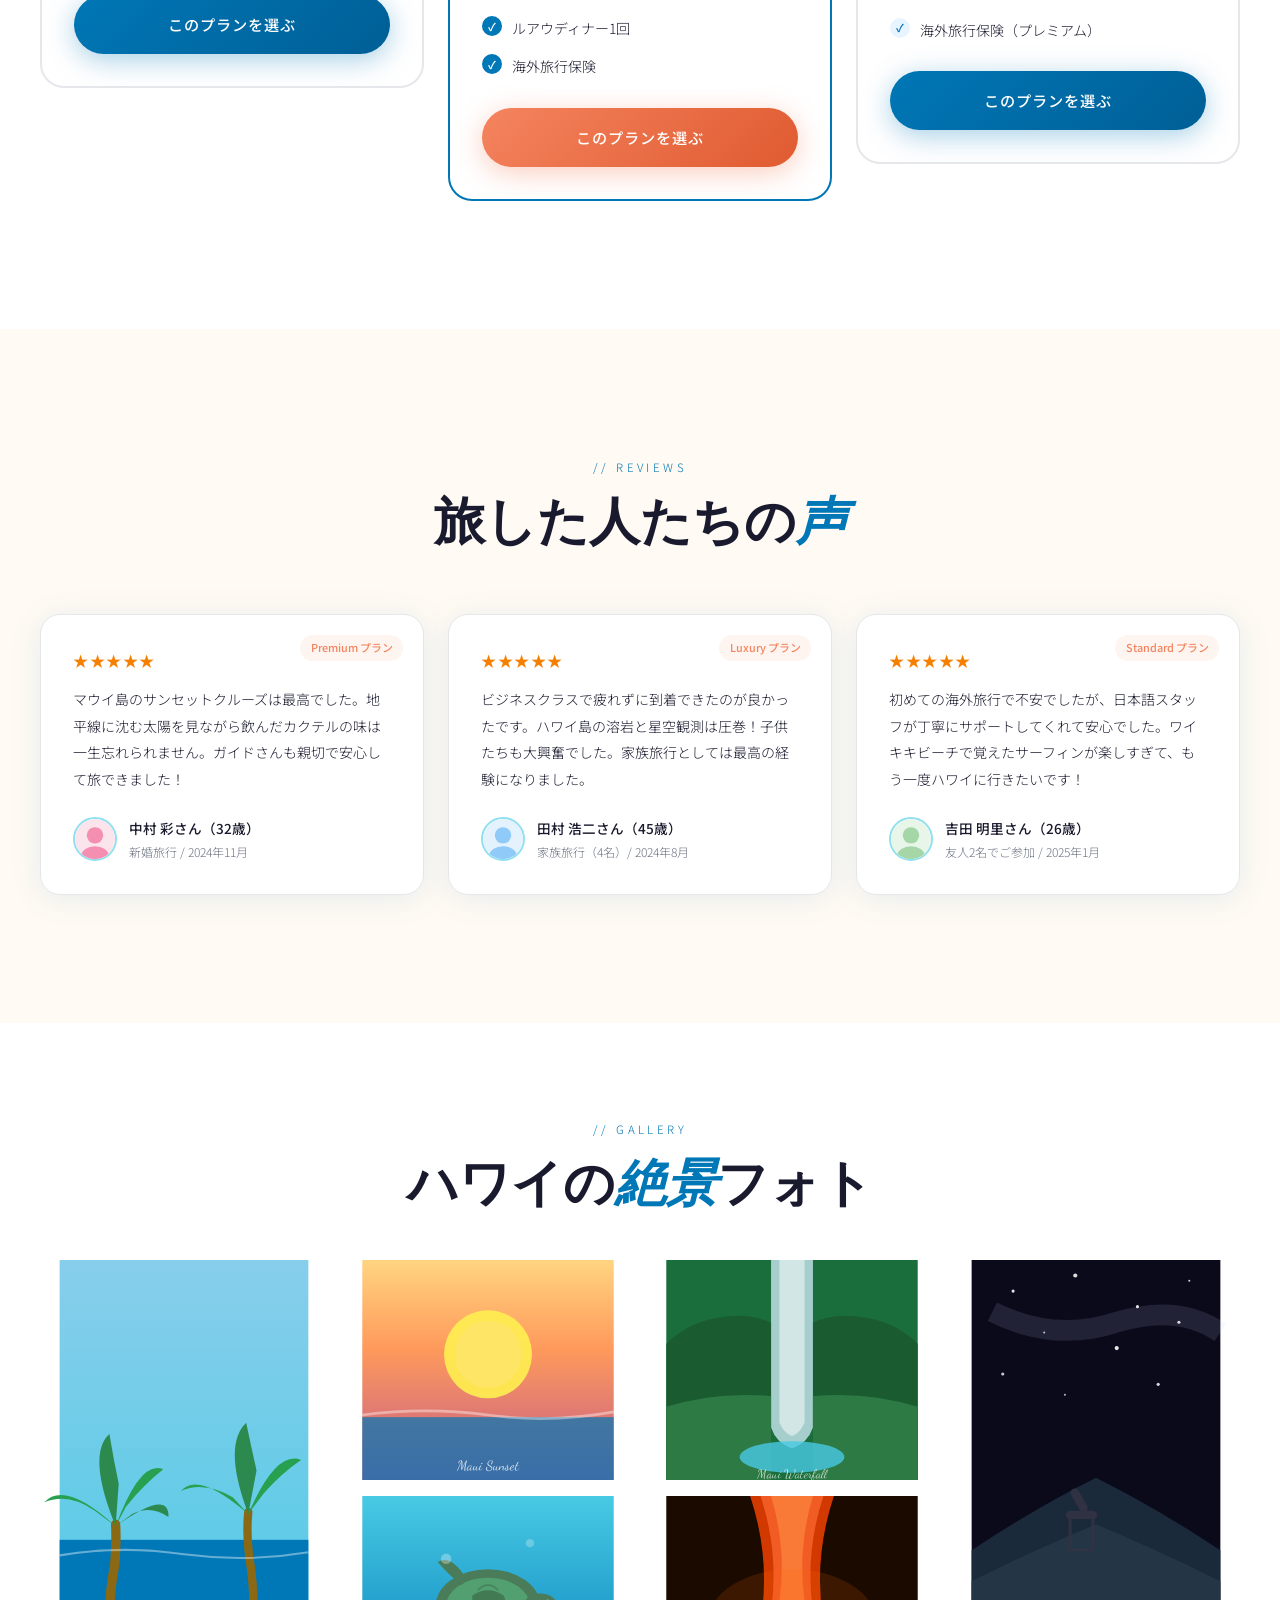
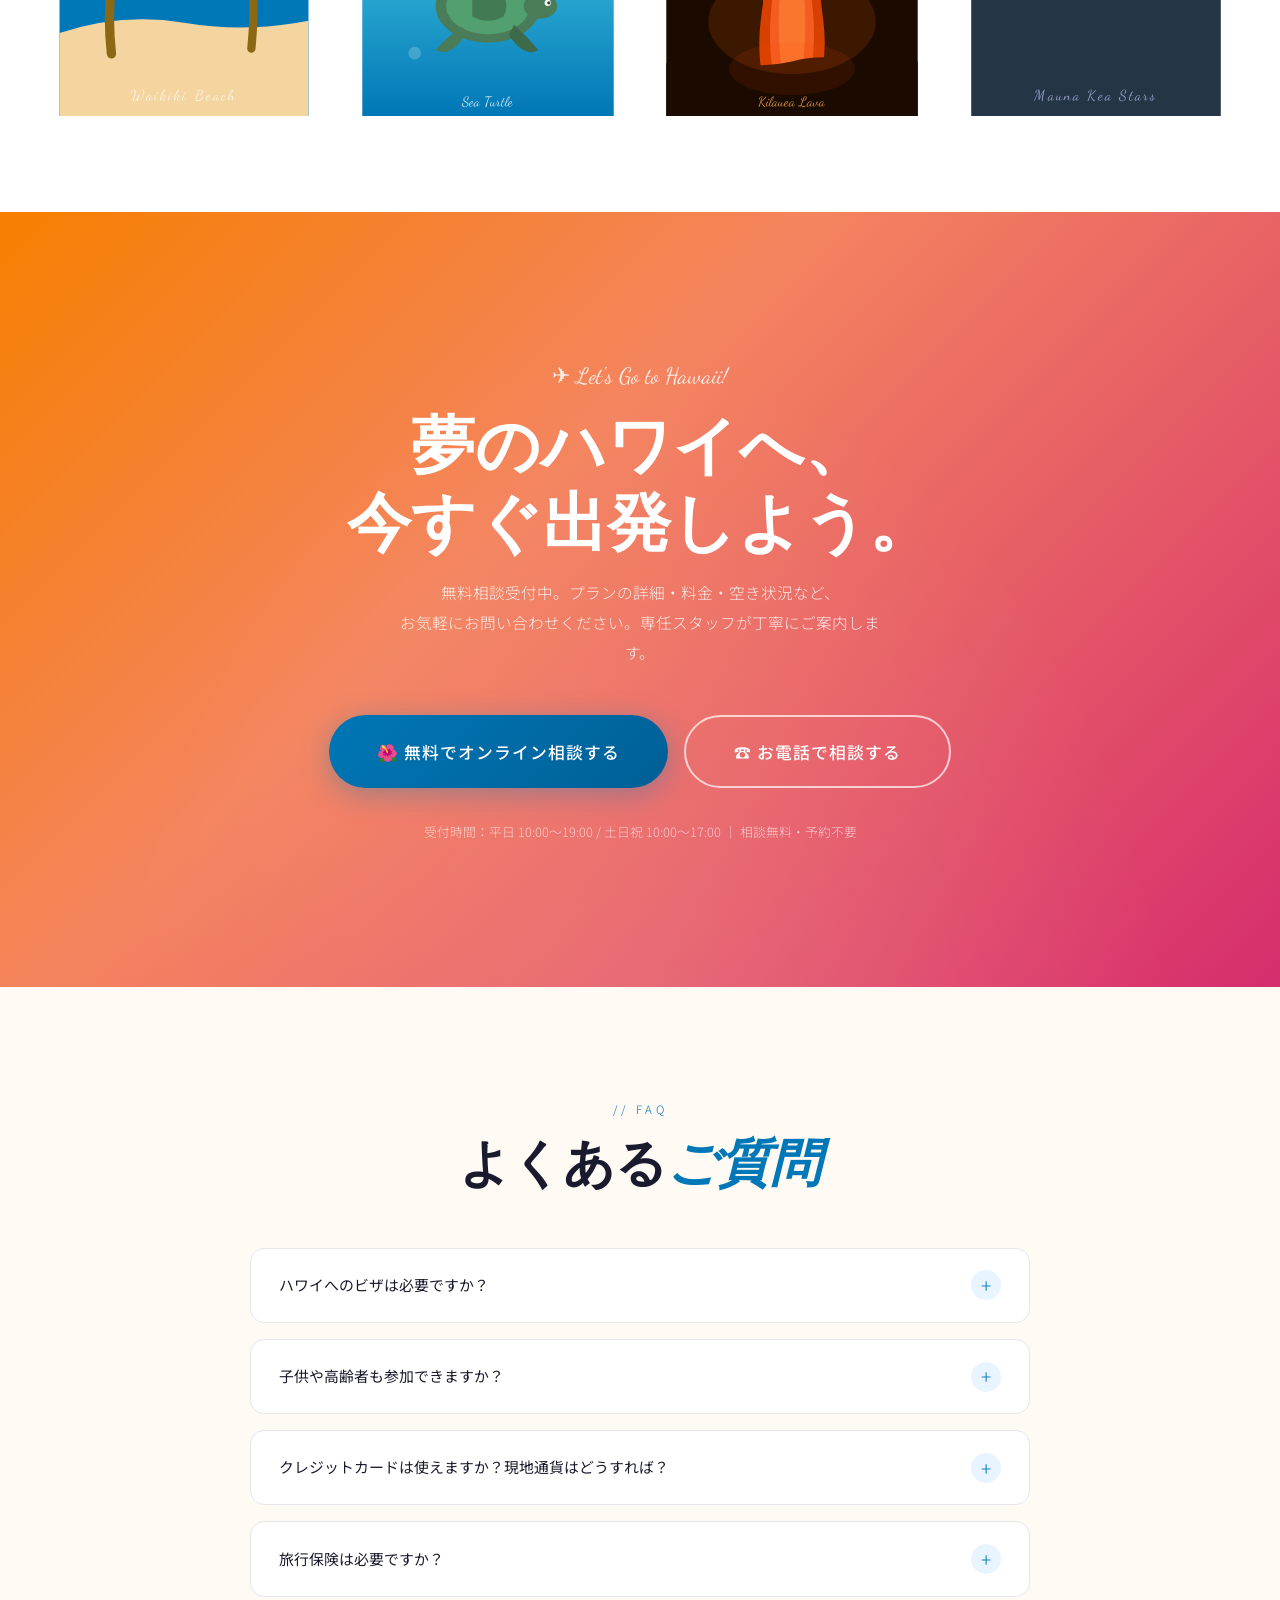
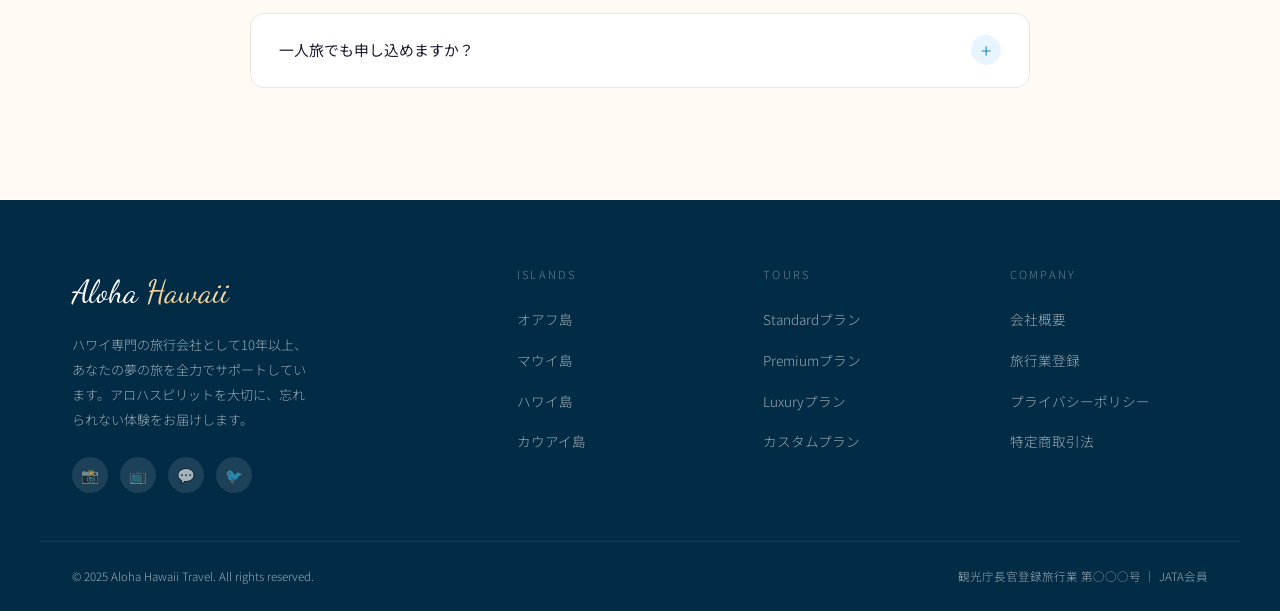
<file: hawaii-lp/index.html>
<!DOCTYPE html>
<html lang="ja">
<head>
  <meta charset="UTF-8" />
  <meta name="viewport" content="width=device-width, initial-scale=1.0" />
  <title>ALOHA HAWAII — 夢のハワイへ、特別なひとときを。</title>
  <meta name="description" content="青い空、白い砂浜、ハワイの風を感じる特別なリゾートツアー。カップル・家族・ひとり旅、すべての旅人に最高のアロハを。" />
  <link rel="preconnect" href="https://fonts.googleapis.com" />
  <link rel="preconnect" href="https://fonts.gstatic.com" crossorigin />
  <link href="https://fonts.googleapis.com/css2?family=Playfair+Display:ital,wght@0,400;0,700;1,400&family=Noto+Sans+JP:wght@300;400;500;700&family=Dancing+Script:wght@600&display=swap" rel="stylesheet" />
  <style>

/* =============================================
   Tokens & Reset
============================================= */
*, *::before, *::after { box-sizing: border-box; margin: 0; padding: 0; }

:root {
  --ocean:    #0077b6;
  --ocean-l:  #00b4d8;
  --ocean-ll: #90e0ef;
  --sky:      #48cae4;
  --sand:     #f4d59f;
  --sand-d:   #e8c07a;
  --coral:    #f4845f;
  --coral-d:  #e05a30;
  --green:    #2d6a4f;
  --green-l:  #52b788;
  --sunset:   #f77f00;
  --pink:     #f28482;
  --cream:    #fffaf3;
  --white:    #ffffff;
  --text:     #1a1a2e;
  --muted:    #6b7280;
  --border:   #e5e7eb;
  --radius:   20px;
  --shadow:   0 4px 32px rgba(0,119,182,0.1);
  --shadow-lg:0 16px 64px rgba(0,119,182,0.18);
  --font-en:  'Playfair Display', serif;
  --font-hand:'Dancing Script', cursive;
  --font-jp:  'Noto Sans JP', sans-serif;
  --ease:     cubic-bezier(0.34, 1.56, 0.64, 1);
}

html { scroll-behavior: smooth; }
body {
  background: var(--cream);
  color: var(--text);
  font-family: var(--font-jp);
  font-weight: 300;
  line-height: 1.8;
  overflow-x: hidden;
}
a { color: inherit; text-decoration: none; }
svg, img { display: block; max-width: 100%; }

/* =============================================
   Utility
============================================= */
.section-label {
  font-family: var(--font-jp);
  font-size: 0.72rem;
  letter-spacing: 0.3em;
  text-transform: uppercase;
  color: var(--ocean);
  margin-bottom: 0.5rem;
}
.section-title {
  font-family: var(--font-en);
  font-size: clamp(2rem, 4.5vw, 3.2rem);
  font-weight: 700;
  line-height: 1.25;
  color: var(--text);
  margin-bottom: 1.25rem;
}
.section-title em { font-style: italic; color: var(--ocean); }

.btn {
  display: inline-flex;
  align-items: center;
  gap: 0.5rem;
  padding: 1rem 2.4rem;
  border-radius: 50px;
  font-family: var(--font-jp);
  font-size: 0.95rem;
  font-weight: 500;
  letter-spacing: 0.06em;
  cursor: pointer;
  border: none;
  transition: all 0.35s var(--ease);
}
.btn--coral {
  background: linear-gradient(135deg, var(--coral), var(--coral-d));
  color: var(--white);
  box-shadow: 0 6px 28px rgba(244,132,95,0.4);
}
.btn--coral:hover { transform: translateY(-3px); box-shadow: 0 12px 36px rgba(244,132,95,0.5); }
.btn--ocean {
  background: linear-gradient(135deg, var(--ocean), #005f96);
  color: var(--white);
  box-shadow: 0 6px 28px rgba(0,119,182,0.35);
}
.btn--ocean:hover { transform: translateY(-3px); box-shadow: 0 12px 36px rgba(0,119,182,0.45); }
.btn--outline {
  border: 2px solid rgba(255,255,255,0.7);
  color: var(--white);
  background: transparent;
}
.btn--outline:hover { background: rgba(255,255,255,0.15); border-color: #fff; }
.btn--lg { padding: 1.2rem 3rem; font-size: 1.05rem; }

/* =============================================
   Header
============================================= */
.header {
  position: fixed;
  top: 0; left: 0; right: 0;
  z-index: 200;
  padding: 1.25rem 0;
  transition: all 0.4s ease;
}
.header.scrolled {
  background: rgba(0, 60, 100, 0.94);
  backdrop-filter: blur(20px);
  padding: 0.7rem 0;
  box-shadow: 0 2px 24px rgba(0,0,0,0.2);
}
.header__inner {
  max-width: 1200px;
  margin: 0 auto;
  padding: 0 2rem;
  display: flex;
  align-items: center;
  justify-content: space-between;
}
.header__logo {
  font-family: var(--font-hand);
  font-size: 1.8rem;
  color: var(--white);
  text-shadow: 0 2px 12px rgba(0,0,0,0.2);
}
.header__logo span { color: var(--sand); }
.header__nav {
  display: flex;
  align-items: center;
  gap: 2.5rem;
}
.header__nav a {
  font-size: 0.82rem;
  font-weight: 400;
  color: rgba(255,255,255,0.85);
  letter-spacing: 0.05em;
  transition: color 0.3s;
}
.header__nav a:hover { color: var(--sand); }
.header__cta {
  padding: 0.55rem 1.5rem;
  background: var(--coral);
  color: #fff !important;
  border-radius: 50px;
  font-weight: 500 !important;
  font-size: 0.82rem !important;
  box-shadow: 0 3px 16px rgba(244,132,95,0.4);
  transition: all 0.3s !important;
}
.header__cta:hover { background: var(--coral-d) !important; transform: translateY(-1px); }

/* =============================================
   ① HERO
============================================= */
.hero {
  position: relative;
  height: 100vh;
  min-height: 680px;
  display: flex;
  align-items: center;
  overflow: hidden;
}

/* 空グラデーション */
.hero__sky {
  position: absolute;
  inset: 0;
  background: linear-gradient(
    180deg,
    #ffcf77 0%,      /* 夕焼けトップ */
    #ff9a5c 15%,
    #ff7b5c 28%,
    #e05a8a 42%,
    #9b4dca 58%,
    #4a90d9 72%,
    #2476c3 85%,
    #0a5c9e 100%
  );
}

/* 太陽（海に沈む） */
.hero__sun {
  position: absolute;
  bottom: 28%;
  left: 50%;
  transform: translateX(-50%);
  width: 120px;
  height: 120px;
  border-radius: 50%;
  background: radial-gradient(circle, #fff7a0 0%, #ffdd57 30%, #ffaa00 65%, transparent 100%);
  filter: blur(3px);
  animation: sunGlow 5s ease-in-out infinite;
}

@keyframes sunGlow {
  0%, 100% { box-shadow: 0 0 80px 40px rgba(255, 200, 50, 0.3); }
  50% { box-shadow: 0 0 120px 70px rgba(255, 200, 50, 0.45); }
}

/* 光の柱 */
.hero__sunbeam {
  position: absolute;
  bottom: 28%;
  left: 50%;
  transform: translateX(-50%);
  width: 600px;
  height: 300px;
  background: radial-gradient(ellipse at center top, rgba(255,220,80,0.15) 0%, transparent 70%);
  pointer-events: none;
}

/* 雲 */
.hero__clouds {
  position: absolute;
  top: 8%; left: 0; right: 0;
  pointer-events: none;
}

/* 海 */
.hero__ocean-wrap {
  position: absolute;
  bottom: 0; left: 0; right: 0;
  height: 35%;
}

/* 砂浜・ヤシ・島のSVG */
.hero__scene {
  position: absolute;
  bottom: 0; left: 0; right: 0;
}

.hero__content {
  position: relative;
  z-index: 10;
  max-width: 1200px;
  margin: 0 auto;
  padding: 0 2rem;
  width: 100%;
  padding-bottom: 10rem;
}

.hero__tag {
  display: inline-flex;
  align-items: center;
  gap: 0.6rem;
  background: rgba(255,255,255,0.15);
  backdrop-filter: blur(10px);
  border: 1px solid rgba(255,255,255,0.3);
  border-radius: 50px;
  padding: 0.4rem 1.1rem;
  font-size: 0.78rem;
  font-weight: 500;
  color: var(--white);
  letter-spacing: 0.1em;
  margin-bottom: 1.5rem;
  opacity: 0;
  animation: fadeUp 0.8s ease forwards 0.2s;
}

.hero__title {
  font-family: var(--font-hand);
  font-size: clamp(3.5rem, 9vw, 7.5rem);
  color: var(--white);
  line-height: 1;
  text-shadow: 0 4px 40px rgba(0,0,0,0.25);
  margin-bottom: 0.5rem;
  opacity: 0;
  animation: fadeUp 0.8s ease forwards 0.4s;
}

.hero__title-sub {
  font-family: var(--font-en);
  font-size: clamp(1.2rem, 3vw, 2rem);
  font-weight: 400;
  font-style: italic;
  color: rgba(255,255,255,0.9);
  text-shadow: 0 2px 20px rgba(0,0,0,0.2);
  margin-bottom: 1.25rem;
  letter-spacing: 0.05em;
  opacity: 0;
  animation: fadeUp 0.8s ease forwards 0.55s;
}

.hero__desc {
  font-size: 0.98rem;
  color: rgba(255,255,255,0.85);
  max-width: 480px;
  line-height: 1.85;
  margin-bottom: 2.5rem;
  text-shadow: 0 1px 12px rgba(0,0,0,0.2);
  opacity: 0;
  animation: fadeUp 0.8s ease forwards 0.7s;
}

.hero__btns {
  display: flex;
  gap: 1rem;
  flex-wrap: wrap;
  opacity: 0;
  animation: fadeUp 0.8s ease forwards 0.85s;
}

/* 右側バッジ */
.hero__badges {
  position: absolute;
  right: 2rem;
  bottom: 8rem;
  display: flex;
  flex-direction: column;
  gap: 1rem;
  opacity: 0;
  animation: fadeIn 1s ease forwards 1.2s;
}

.hero__badge {
  background: rgba(255,255,255,0.14);
  backdrop-filter: blur(14px);
  border: 1px solid rgba(255,255,255,0.25);
  border-radius: 16px;
  padding: 0.8rem 1.3rem;
  text-align: center;
  min-width: 90px;
}

.hero__badge-val {
  display: block;
  font-family: var(--font-en);
  font-size: 1.8rem;
  font-weight: 700;
  color: var(--sand);
  line-height: 1;
  margin-bottom: 0.2rem;
}

.hero__badge-label {
  font-size: 0.68rem;
  color: rgba(255,255,255,0.75);
  letter-spacing: 0.08em;
}

/* スクロール */
.hero__scroll {
  position: absolute;
  bottom: 2rem;
  left: 50%;
  transform: translateX(-50%);
  display: flex;
  flex-direction: column;
  align-items: center;
  gap: 0.6rem;
  opacity: 0;
  animation: fadeIn 1s ease forwards 1.5s;
}
.hero__scroll span {
  font-size: 0.65rem;
  letter-spacing: 0.3em;
  text-transform: uppercase;
  color: rgba(255,255,255,0.65);
}
.hero__scroll-arrow {
  width: 24px;
  height: 24px;
  border-right: 2px solid rgba(255,255,255,0.5);
  border-bottom: 2px solid rgba(255,255,255,0.5);
  transform: rotate(45deg);
  animation: arrowBounce 1.8s ease-in-out infinite;
}
@keyframes arrowBounce {
  0%, 100% { transform: rotate(45deg) translateY(0); }
  50% { transform: rotate(45deg) translateY(6px); }
}

/* =============================================
   ② CONCEPT (導入)
============================================= */
.concept {
  padding: 8rem 2rem;
  background: var(--white);
  position: relative;
  overflow: hidden;
}

.concept::before {
  content: 'ALOHA';
  position: absolute;
  right: -2rem;
  top: 2rem;
  font-family: var(--font-hand);
  font-size: 15rem;
  color: rgba(0,180,216,0.04);
  pointer-events: none;
  line-height: 1;
}

.concept__inner {
  max-width: 1200px;
  margin: 0 auto;
  display: grid;
  grid-template-columns: 1fr 1fr;
  gap: 6rem;
  align-items: center;
}

.concept__text p {
  font-size: 0.95rem;
  color: var(--muted);
  line-height: 2;
  margin-bottom: 1.25rem;
}

.concept__stats {
  display: flex;
  gap: 2.5rem;
  padding-top: 2rem;
  margin-top: 2rem;
  border-top: 1px solid var(--border);
  flex-wrap: wrap;
}

.concept__stat strong {
  display: block;
  font-family: var(--font-en);
  font-size: 2.8rem;
  font-weight: 700;
  color: var(--ocean);
  line-height: 1;
  margin-bottom: 0.25rem;
}

.concept__stat span {
  font-size: 0.8rem;
  color: var(--muted);
}

.concept__visual {
  position: relative;
}

.concept__main-img {
  border-radius: 24px;
  overflow: hidden;
  box-shadow: var(--shadow-lg);
}

.concept__sub-img {
  position: absolute;
  width: 55%;
  bottom: -2.5rem;
  left: -2.5rem;
  border-radius: 18px;
  overflow: hidden;
  border: 4px solid var(--white);
  box-shadow: var(--shadow-lg);
}

/* =============================================
   ③ ISLANDS (島の魅力)
============================================= */
.islands {
  padding: 8rem 2rem;
  background: linear-gradient(180deg, var(--cream) 0%, #e8f4ff 100%);
}

.islands__inner { max-width: 1200px; margin: 0 auto; }

.islands__header {
  text-align: center;
  margin-bottom: 4rem;
}

.islands__header p { font-size: 0.95rem; color: var(--muted); max-width: 500px; margin: 0 auto; }

.islands__grid {
  display: grid;
  grid-template-columns: repeat(3, 1fr);
  gap: 1.5rem;
}

.island-card {
  background: var(--white);
  border-radius: 24px;
  overflow: hidden;
  box-shadow: var(--shadow);
  transition: all 0.4s var(--ease);
  border: 1.5px solid transparent;
}

.island-card:hover {
  transform: translateY(-8px);
  box-shadow: var(--shadow-lg);
  border-color: var(--ocean-ll);
}

.island-card__img {
  width: 100%;
  aspect-ratio: 4/3;
  overflow: hidden;
  position: relative;
}

.island-card__img svg { width: 100%; height: 100%; transition: transform 0.6s ease; }
.island-card:hover .island-card__img svg { transform: scale(1.05); }

.island-card__body { padding: 1.5rem 1.75rem 1.75rem; }

.island-card__name {
  font-family: var(--font-hand);
  font-size: 1.5rem;
  color: var(--ocean);
  margin-bottom: 0.25rem;
}

.island-card__jp {
  font-size: 0.78rem;
  color: var(--muted);
  letter-spacing: 0.1em;
  margin-bottom: 0.75rem;
}

.island-card__desc {
  font-size: 0.875rem;
  color: var(--muted);
  line-height: 1.85;
  margin-bottom: 1rem;
}

.island-card__tags {
  display: flex;
  gap: 0.4rem;
  flex-wrap: wrap;
}

.island-tag {
  font-size: 0.7rem;
  padding: 0.2rem 0.7rem;
  border-radius: 50px;
  background: #e8f4ff;
  color: var(--ocean);
  font-weight: 500;
}

/* =============================================
   ④ EXPERIENCES (体験)
============================================= */
.experiences {
  padding: 8rem 2rem;
  background: var(--ocean);
  position: relative;
  overflow: hidden;
}

.experiences::before {
  content: '';
  position: absolute;
  inset: 0;
  background:
    radial-gradient(circle at 15% 60%, rgba(0,180,216,0.2) 0%, transparent 50%),
    radial-gradient(circle at 85% 20%, rgba(244,132,95,0.1) 0%, transparent 45%);
}

.experiences__inner {
  max-width: 1200px;
  margin: 0 auto;
  position: relative;
}

.experiences__header {
  text-align: center;
  margin-bottom: 4rem;
}

.experiences__header .section-title { color: var(--white); }
.experiences__header p { font-size: 0.93rem; color: rgba(255,255,255,0.75); }

.exp-grid {
  display: grid;
  grid-template-columns: repeat(4, 1fr);
  gap: 1.25rem;
}

.exp-card {
  background: rgba(255,255,255,0.08);
  border: 1px solid rgba(255,255,255,0.15);
  border-radius: 20px;
  padding: 1.75rem 1.5rem;
  text-align: center;
  transition: all 0.4s var(--ease);
  cursor: default;
}

.exp-card:hover {
  background: rgba(255,255,255,0.14);
  transform: translateY(-6px);
  border-color: rgba(255,255,255,0.3);
}

.exp-card__icon { font-size: 3rem; margin-bottom: 1rem; display: block; }

.exp-card__title {
  font-family: var(--font-en);
  font-size: 1.05rem;
  font-weight: 700;
  color: var(--white);
  margin-bottom: 0.6rem;
}

.exp-card__desc { font-size: 0.82rem; color: rgba(255,255,255,0.7); line-height: 1.8; }

/* =============================================
   ⑤ PLANS (プラン)
============================================= */
.plans {
  padding: 8rem 2rem;
  background: var(--white);
}

.plans__inner { max-width: 1200px; margin: 0 auto; }

.plans__header {
  text-align: center;
  margin-bottom: 4rem;
}

.plans__grid {
  display: grid;
  grid-template-columns: repeat(3, 1fr);
  gap: 1.5rem;
  align-items: start;
}

.plan-card {
  border-radius: 24px;
  overflow: hidden;
  border: 2px solid var(--border);
  transition: all 0.4s var(--ease);
  background: var(--white);
}

.plan-card:hover {
  transform: translateY(-6px);
  box-shadow: var(--shadow-lg);
}

.plan-card--popular {
  border-color: var(--ocean);
  position: relative;
}

.plan-card__popular-badge {
  background: var(--ocean);
  color: var(--white);
  font-size: 0.72rem;
  font-weight: 700;
  letter-spacing: 0.1em;
  text-align: center;
  padding: 0.5rem;
  text-transform: uppercase;
}

.plan-card__head {
  padding: 2rem 2rem 1.5rem;
  background: var(--cream);
  border-bottom: 1px solid var(--border);
  text-align: center;
}

.plan-card--popular .plan-card__head { background: #e8f4ff; }

.plan-card__name {
  font-family: var(--font-hand);
  font-size: 1.6rem;
  color: var(--ocean);
  margin-bottom: 0.35rem;
}

.plan-card__duration {
  font-size: 0.78rem;
  color: var(--muted);
  margin-bottom: 1rem;
}

.plan-card__price {
  font-family: var(--font-en);
  font-size: 2.8rem;
  font-weight: 700;
  color: var(--text);
  line-height: 1;
}

.plan-card__price small {
  font-size: 0.4em;
  color: var(--muted);
  font-weight: 400;
}

.plan-card__body { padding: 1.75rem 2rem 2rem; }

.plan-card__features {
  list-style: none;
  display: flex;
  flex-direction: column;
  gap: 0.8rem;
  margin-bottom: 1.75rem;
}

.plan-card__features li {
  font-size: 0.875rem;
  color: var(--text);
  display: flex;
  align-items: flex-start;
  gap: 0.6rem;
}

.plan-card__features li::before {
  content: '✓';
  width: 20px;
  height: 20px;
  background: #e8f4ff;
  color: var(--ocean);
  border-radius: 50%;
  display: flex;
  align-items: center;
  justify-content: center;
  font-size: 0.68rem;
  font-weight: 700;
  flex-shrink: 0;
}

.plan-card--popular .plan-card__features li::before {
  background: var(--ocean);
  color: var(--white);
}

/* =============================================
   ⑥ VOICE (口コミ)
============================================= */
.voice {
  padding: 8rem 2rem;
  background: var(--cream);
}

.voice__inner { max-width: 1200px; margin: 0 auto; }

.voice__header {
  text-align: center;
  margin-bottom: 4rem;
}

.voice__grid {
  display: grid;
  grid-template-columns: repeat(3, 1fr);
  gap: 1.5rem;
}

.voice-card {
  background: var(--white);
  border-radius: 20px;
  padding: 2rem;
  box-shadow: var(--shadow);
  border: 1px solid var(--border);
  transition: all 0.4s ease;
  position: relative;
}

.voice-card:hover { transform: translateY(-4px); box-shadow: var(--shadow-lg); }

.voice-card__stars { color: var(--sunset); font-size: 0.95rem; margin-bottom: 0.75rem; letter-spacing: 0.1em; }

.voice-card__text {
  font-size: 0.875rem;
  line-height: 1.9;
  color: var(--text);
  margin-bottom: 1.5rem;
}

.voice-card__author {
  display: flex;
  align-items: center;
  gap: 0.75rem;
}

.voice-card__avatar {
  width: 44px;
  height: 44px;
  border-radius: 50%;
  overflow: hidden;
  flex-shrink: 0;
  border: 2px solid var(--ocean-ll);
}

.voice-card__name { font-size: 0.85rem; font-weight: 500; }
.voice-card__meta { font-size: 0.75rem; color: var(--muted); }

.voice-card__tag {
  position: absolute;
  top: 1.25rem;
  right: 1.25rem;
  font-size: 0.68rem;
  padding: 0.2rem 0.65rem;
  background: #fff5f0;
  color: var(--coral);
  border-radius: 50px;
  font-weight: 500;
}

/* =============================================
   ⑦ GALLERY (フォトギャラリー雰囲気)
============================================= */
.gallery {
  padding: 6rem 2rem;
  background: var(--white);
  overflow: hidden;
}

.gallery__inner { max-width: 1200px; margin: 0 auto; }
.gallery__header { text-align: center; margin-bottom: 3rem; }

.gallery__grid {
  display: grid;
  grid-template-columns: repeat(4, 1fr);
  grid-template-rows: repeat(2, 220px);
  gap: 1rem;
}

.gallery__item { border-radius: 14px; overflow: hidden; transition: transform 0.4s ease; }
.gallery__item:hover { transform: scale(1.02); }
.gallery__item:nth-child(1) { grid-row: span 2; }
.gallery__item:nth-child(4) { grid-row: span 2; }
.gallery__item svg { width: 100%; height: 100%; }

/* =============================================
   ⑧ CTA BANNER
============================================= */
.cta {
  padding: 9rem 2rem;
  background: linear-gradient(135deg, #f77f00 0%, var(--coral) 40%, #d62d6e 100%);
  text-align: center;
  position: relative;
  overflow: hidden;
}

.cta::before {
  content: '';
  position: absolute;
  inset: 0;
  background: radial-gradient(ellipse at 50% 120%, rgba(255,255,255,0.12) 0%, transparent 60%);
}

.cta__inner { position: relative; max-width: 800px; margin: 0 auto; }

.cta__eyebrow {
  font-family: var(--font-hand);
  font-size: 1.4rem;
  color: rgba(255,255,255,0.85);
  margin-bottom: 0.5rem;
}

.cta__title {
  font-family: var(--font-en);
  font-size: clamp(2.2rem, 5vw, 4rem);
  font-weight: 700;
  color: var(--white);
  line-height: 1.2;
  margin-bottom: 1.25rem;
}

.cta__desc {
  font-size: 0.98rem;
  color: rgba(255,255,255,0.85);
  max-width: 500px;
  margin: 0 auto 3rem;
  line-height: 1.9;
}

.cta__btns {
  display: flex;
  gap: 1rem;
  justify-content: center;
  flex-wrap: wrap;
  margin-bottom: 2rem;
}

.cta__note {
  font-size: 0.8rem;
  color: rgba(255,255,255,0.65);
}

/* =============================================
   FAQ
============================================= */
.faq {
  padding: 7rem 2rem;
  background: var(--cream);
}
.faq__inner { max-width: 780px; margin: 0 auto; }
.faq__header { text-align: center; margin-bottom: 3.5rem; }
.faq__list { display: flex; flex-direction: column; gap: 1rem; }

.faq__item {
  background: var(--white);
  border-radius: 14px;
  border: 1.5px solid var(--border);
  overflow: hidden;
  transition: border-color 0.3s ease;
}
.faq__item.open { border-color: var(--ocean-ll); }

.faq__q {
  padding: 1.35rem 1.75rem;
  display: flex;
  align-items: center;
  justify-content: space-between;
  gap: 1rem;
  cursor: pointer;
  font-size: 0.93rem;
  font-weight: 400;
  color: var(--text);
  user-select: none;
}

.faq__icon {
  width: 30px; height: 30px;
  border-radius: 50%;
  background: #e8f4ff;
  color: var(--ocean);
  display: flex;
  align-items: center;
  justify-content: center;
  font-size: 1.2rem;
  flex-shrink: 0;
  transition: all 0.3s ease;
  font-weight: 300;
}

.faq__item.open .faq__icon {
  transform: rotate(45deg);
  background: var(--ocean);
  color: var(--white);
}

.faq__a { max-height: 0; overflow: hidden; transition: max-height 0.4s ease; }
.faq__item.open .faq__a { max-height: 250px; }

.faq__a-inner {
  padding: 0 1.75rem 1.35rem;
  font-size: 0.875rem;
  color: var(--muted);
  line-height: 1.9;
  border-top: 1px solid var(--border);
  padding-top: 1rem;
}

/* =============================================
   Footer
============================================= */
.footer {
  background: #022b45;
  color: rgba(255,255,255,0.6);
}

.footer__main {
  max-width: 1200px;
  margin: 0 auto;
  padding: 4rem 2rem 3rem;
  display: grid;
  grid-template-columns: 2fr 1fr 1fr 1fr;
  gap: 3rem;
}

.footer__logo {
  font-family: var(--font-hand);
  font-size: 2rem;
  color: var(--white);
  margin-bottom: 0.75rem;
}

.footer__logo span { color: var(--sand); }

.footer__tagline {
  font-size: 0.82rem;
  line-height: 1.9;
  max-width: 240px;
  margin-bottom: 1.5rem;
}

.footer__social {
  display: flex;
  gap: 0.75rem;
}

.footer__social a {
  width: 36px; height: 36px;
  border-radius: 50%;
  background: rgba(255,255,255,0.1);
  display: flex;
  align-items: center;
  justify-content: center;
  font-size: 0.9rem;
  transition: background 0.3s ease;
}

.footer__social a:hover { background: var(--coral); }

.footer__col-title {
  font-size: 0.7rem;
  letter-spacing: 0.2em;
  text-transform: uppercase;
  color: rgba(255,255,255,0.4);
  margin-bottom: 1.25rem;
}

.footer__links {
  list-style: none;
  display: flex;
  flex-direction: column;
  gap: 0.75rem;
}

.footer__links a {
  font-size: 0.85rem;
  color: rgba(255,255,255,0.6);
  transition: color 0.3s ease;
}
.footer__links a:hover { color: var(--sand); }

.footer__bottom {
  border-top: 1px solid rgba(255,255,255,0.08);
  padding: 1.5rem 2rem;
  max-width: 1200px;
  margin: 0 auto;
  display: flex;
  justify-content: space-between;
  flex-wrap: wrap;
  gap: 1rem;
  font-size: 0.72rem;
}

/* =============================================
   Animations
============================================= */
@keyframes fadeUp {
  from { opacity: 0; transform: translateY(28px); }
  to   { opacity: 1; transform: translateY(0); }
}
@keyframes fadeIn {
  from { opacity: 0; }
  to   { opacity: 1; }
}

.reveal {
  opacity: 0;
  transform: translateY(30px);
  transition: opacity 0.8s ease, transform 0.8s ease;
}
.reveal.visible { opacity: 1; transform: translateY(0); }

/* =============================================
   Responsive
============================================= */
@media (max-width: 1000px) {
  .concept__inner { grid-template-columns: 1fr; gap: 3rem; }
  .islands__grid { grid-template-columns: 1fr; max-width: 440px; margin: 0 auto; }
  .exp-grid { grid-template-columns: repeat(2, 1fr); }
  .plans__grid { grid-template-columns: 1fr; max-width: 440px; margin: 0 auto; }
  .voice__grid { grid-template-columns: 1fr; max-width: 480px; margin: 0 auto; }
  .gallery__grid { grid-template-columns: repeat(2, 1fr); grid-template-rows: auto; }
  .gallery__item:nth-child(1), .gallery__item:nth-child(4) { grid-row: span 1; }
  .footer__main { grid-template-columns: 1fr 1fr; gap: 2rem; }
  .header__nav { display: none; }
  .hero__badges { display: none; }
}

@media (max-width: 600px) {
  .hero__title { font-size: 3.5rem; }
  .hero__btns { flex-direction: column; align-items: flex-start; }
  .exp-grid { grid-template-columns: 1fr; }
  .gallery__grid { grid-template-columns: 1fr; }
  .gallery__item { aspect-ratio: 4/3; }
  .cta__btns { flex-direction: column; align-items: center; }
  .footer__main { grid-template-columns: 1fr; }
  .footer__bottom { flex-direction: column; }
}

  </style>
</head>
<body>

<!-- ====== HEADER ====== -->
<header class="header" id="siteHeader">
  <div class="header__inner">
    <a href="#" class="header__logo">Aloha <span>Hawaii</span></a>
    <nav class="header__nav">
      <a href="#islands">島を選ぶ</a>
      <a href="#experiences">体験する</a>
      <a href="#plans">プラン</a>
      <a href="#voice">口コミ</a>
      <a href="#cta" class="header__cta">✈ 無料で相談</a>
    </nav>
  </div>
</header>

<!-- ====== ① HERO ====== -->
<section class="hero" id="top">

  <!-- 夕焼け空 -->
  <div class="hero__sky"></div>
  <div class="hero__sun"></div>
  <div class="hero__sunbeam"></div>

  <!-- 雲 -->
  <div class="hero__clouds">
    <svg viewBox="0 0 1440 200" xmlns="http://www.w3.org/2000/svg" preserveAspectRatio="xMidYMid meet" style="width:100%;">
      <ellipse cx="200" cy="80" rx="110" ry="38" fill="rgba(255,255,255,0.22)"/>
      <ellipse cx="155" cy="75" rx="70" ry="30" fill="rgba(255,255,255,0.25)"/>
      <ellipse cx="255" cy="77" rx="65" ry="28" fill="rgba(255,255,255,0.2)"/>
      <ellipse cx="900" cy="60" rx="140" ry="45" fill="rgba(255,220,180,0.2)"/>
      <ellipse cx="840" cy="55" rx="80" ry="35" fill="rgba(255,220,180,0.22)"/>
      <ellipse cx="960" cy="58" rx="90" ry="32" fill="rgba(255,220,180,0.18)"/>
      <ellipse cx="1300" cy="90" rx="100" ry="36" fill="rgba(255,255,255,0.15)"/>
      <ellipse cx="1250" cy="85" rx="60" ry="28" fill="rgba(255,255,255,0.18)"/>
    </svg>
  </div>

  <!-- メインシーン（海・砂浜・ヤシ・島） -->
  <div class="hero__scene">
    <svg viewBox="0 0 1440 420" xmlns="http://www.w3.org/2000/svg" preserveAspectRatio="xMidYMax meet" style="width:100%;display:block;">
      <defs>
        <linearGradient id="heroOcean" x1="0%" y1="0%" x2="0%" y2="100%">
          <stop offset="0%" style="stop-color:#38b6e0"/>
          <stop offset="100%" style="stop-color:#005f96"/>
        </linearGradient>
        <linearGradient id="heroSand" x1="0%" y1="0%" x2="0%" y2="100%">
          <stop offset="0%" style="stop-color:#f4d59f"/>
          <stop offset="100%" style="stop-color:#e8c07a"/>
        </linearGradient>
        <radialGradient id="sunReflect" cx="50%" cy="0%" r="80%">
          <stop offset="0%" style="stop-color:rgba(255,220,80,0.25)"/>
          <stop offset="100%" style="stop-color:transparent"/>
        </radialGradient>
      </defs>

      <!-- 海 -->
      <rect x="0" y="0" width="1440" height="320" fill="url(#heroOcean)"/>
      <rect x="0" y="0" width="1440" height="320" fill="url(#sunReflect)"/>

      <!-- 波 -->
      <path d="M0 290 Q180 275 360 292 Q540 308 720 290 Q900 273 1080 292 Q1260 310 1440 290 L1440 320 Q1260 305 1080 320 Q900 335 720 318 Q540 302 360 320 Q180 336 0 320 Z" fill="rgba(255,255,255,0.15)"/>
      <path d="M0 305 Q120 292 240 306 Q360 320 480 305 Q600 291 720 306 Q840 320 960 305 Q1080 291 1200 306 Q1320 320 1440 305 L1440 325 Q1320 312 1200 325 Q1080 338 960 325 Q840 312 720 325 Q600 338 480 325 Q360 312 240 325 Q120 338 0 325 Z" fill="rgba(255,255,255,0.1)"/>

      <!-- 島（背景） -->
      <ellipse cx="1100" cy="200" rx="180" ry="80" fill="#2d6a4f" opacity="0.5"/>
      <ellipse cx="1100" cy="195" rx="150" ry="65" fill="#1a4a30" opacity="0.6"/>
      <!-- 山 -->
      <path d="M980 220 L1060 120 L1140 220 Z" fill="#1a4a30" opacity="0.7"/>
      <path d="M1040 220 L1100 140 L1160 220 Z" fill="#2d6a4f" opacity="0.6"/>
      <!-- 小島（左） -->
      <ellipse cx="280" cy="230" rx="120" ry="50" fill="#2d6a4f" opacity="0.4"/>
      <ellipse cx="280" cy="225" rx="95" ry="38" fill="#1a4a30" opacity="0.5"/>
      <path d="M230 230 L270 170 L310 230 Z" fill="#1a4a30" opacity="0.6"/>

      <!-- 砂浜 -->
      <path d="M0 420 L0 300 Q100 285 200 295 Q350 308 500 295 Q650 283 700 300 Q750 316 850 300 Q950 285 1100 300 Q1250 313 1440 300 L1440 420 Z" fill="url(#heroSand)"/>

      <!-- 砂浜の波打ち際 -->
      <path d="M0 305 Q200 295 450 305 Q600 312 700 303 Q800 294 1000 305 Q1200 315 1440 303 L1440 315 Q1200 326 1000 316 Q800 307 700 315 Q600 323 450 316 Q200 307 0 316 Z" fill="rgba(255,255,255,0.4)"/>

      <!-- 左のヤシの木 -->
      <g transform="translate(120, 200)">
        <!-- 幹 -->
        <path d="M0 140 Q-8 80 5 20 Q10 -10 8 -40" stroke="#8B6914" stroke-width="12" fill="none" stroke-linecap="round"/>
        <!-- 葉 -->
        <path d="M8 -38 Q-60 -80 -90 -50 Q-60 -60 -30 -38 Z" fill="#2d8a4f"/>
        <path d="M8 -38 Q-40 -100 -10 -130 Q-5 -100 5 -70 Z" fill="#27a050"/>
        <path d="M8 -38 Q30 -100 60 -90 Q40 -70 20 -45 Z" fill="#2d8a4f"/>
        <path d="M8 -38 Q70 -70 80 -35 Q55 -45 30 -35 Z" fill="#27a050"/>
        <path d="M8 -38 Q50 -20 65 20 Q40 5 20 -15 Z" fill="#2d8a4f"/>
        <path d="M8 -38 Q-20 -20 -50 10 Q-35 -5 -10 -20 Z" fill="#27a050"/>
        <!-- ヤシの実 -->
        <circle cx="8" cy="-30" r="7" fill="#8B5E0A"/>
        <circle cx="0" cy="-25" r="6" fill="#7a5208"/>
        <circle cx="15" cy="-27" r="6" fill="#8B5E0A"/>
      </g>

      <!-- 右のヤシの木 -->
      <g transform="translate(1320, 190)">
        <path d="M0 150 Q6 90 -3 30 Q-8 0 -5 -35" stroke="#8B6914" stroke-width="11" fill="none" stroke-linecap="round"/>
        <path d="M-5 -33 Q-70 -75 -95 -42 Q-65 -55 -32 -33 Z" fill="#2d8a4f"/>
        <path d="M-5 -33 Q-45 -100 -15 -125 Q-8 -95 2 -65 Z" fill="#27a050"/>
        <path d="M-5 -33 Q25 -95 58 -82 Q35 -65 15 -42 Z" fill="#2d8a4f"/>
        <path d="M-5 -33 Q65 -62 72 -28 Q48 -38 22 -30 Z" fill="#27a050"/>
        <path d="M-5 -33 Q42 -15 55 25 Q32 8 12 -12 Z" fill="#2d8a4f"/>
        <circle cx="-5" cy="-25" r="7" fill="#8B5E0A"/>
        <circle cx="-13" cy="-20" r="6" fill="#7a5208"/>
        <circle cx="2" cy="-22" r="6" fill="#8B5E0A"/>
      </g>

      <!-- サーファー -->
      <g transform="translate(620, 265)" opacity="0.85">
        <ellipse cx="0" cy="8" rx="28" ry="5" fill="rgba(255,255,255,0.6)"/>
        <rect x="-22" y="2" width="44" height="6" rx="3" fill="#ff6b6b"/>
        <circle cx="0" cy="-8" r="8" fill="#f4a261"/>
        <rect x="-4" y="-2" width="8" height="14" rx="2" fill="#264653"/>
        <path d="M-12 5 L-18 18 M12 5 L18 18" stroke="#264653" stroke-width="2.5" stroke-linecap="round"/>
      </g>

      <!-- 貝 -->
      <ellipse cx="350" cy="310" rx="12" ry="6" fill="#f4d59f" stroke="#e8c07a" stroke-width="1" transform="rotate(-20, 350, 310)"/>
      <ellipse cx="900" cy="308" rx="9" ry="5" fill="#ffb347" stroke="#e8a030" stroke-width="1" transform="rotate(15, 900, 308)"/>

      <!-- 波のハイライト -->
      <path d="M50 260 Q100 252 150 260" stroke="rgba(255,255,255,0.5)" stroke-width="2" fill="none"/>
      <path d="M400 240 Q460 232 520 240" stroke="rgba(255,255,255,0.4)" stroke-width="1.5" fill="none"/>
      <path d="M900 250 Q970 242 1020 252" stroke="rgba(255,255,255,0.45)" stroke-width="2" fill="none"/>
    </svg>
  </div>

  <!-- コンテンツ -->
  <div class="hero__content">
    <p class="hero__tag">🌺 Hawaii Premium Tour 2025</p>
    <h1 class="hero__title">Aloha, Hawaii.</h1>
    <p class="hero__title-sub">— The islands of your dreams await.</p>
    <p class="hero__desc">
      青い空、エメラルドの海、そしてアロハスピリット。<br />
      夢に見たハワイが、あなたの現実になる。<br />
      特別なひとときを、最高の旅でお届けします。
    </p>
    <div class="hero__btns">
      <a href="#plans" class="btn btn--coral btn--lg">プランを見る ✈</a>
      <a href="#cta" class="btn btn--outline">無料で相談する</a>
    </div>
  </div>

  <!-- サイドバッジ -->
  <div class="hero__badges">
    <div class="hero__badge">
      <span class="hero__badge-val">5★</span>
      <span class="hero__badge-label">Hotel</span>
    </div>
    <div class="hero__badge">
      <span class="hero__badge-val">8</span>
      <span class="hero__badge-label">Islands</span>
    </div>
    <div class="hero__badge">
      <span class="hero__badge-val">98%</span>
      <span class="hero__badge-label">満足度</span>
    </div>
  </div>

  <div class="hero__scroll">
    <span>Scroll</span>
    <div class="hero__scroll-arrow"></div>
  </div>
</section>

<!-- ====== ② CONCEPT ====== -->
<section class="concept" id="about">
  <div class="concept__inner">
    <div class="concept__text reveal">
      <p class="section-label">// About Hawaii Tour</p>
      <h2 class="section-title">ハワイは、<br /><em>何度でも恋をする</em>場所。</h2>
      <p>オアフ島のワイキキビーチからマウイの緑の渓谷まで、ハワイは多様な顔を持つ楽園です。初めての方も、リピーターの方も、必ず新しい感動と出会える旅をご提案します。</p>
      <p>私たちAloha Hawaiiは、ハワイ専門の旅行会社として10年以上、年間5,000名以上の旅をサポートしてきました。現地スタッフとの独自ネットワークを活かし、一般の旅行では体験できない特別なハワイをご案内します。</p>
      <div class="concept__stats">
        <div class="concept__stat">
          <strong>10<small style="font-size:1.2rem">+</small></strong>
          <span>年の実績</span>
        </div>
        <div class="concept__stat">
          <strong>5,000<small style="font-size:1.2rem">+</small></strong>
          <span>年間参加者数</span>
        </div>
        <div class="concept__stat">
          <strong>98<small style="font-size:1.2rem">%</small></strong>
          <span>顧客満足度</span>
        </div>
      </div>
    </div>

    <div class="concept__visual reveal">
      <!-- メインビジュアル -->
      <div class="concept__main-img">
        <svg viewBox="0 0 480 560" xmlns="http://www.w3.org/2000/svg">
          <defs>
            <linearGradient id="cvSky" x1="0%" y1="0%" x2="0%" y2="100%">
              <stop offset="0%" style="stop-color:#87CEEB"/>
              <stop offset="60%" style="stop-color:#48cae4"/>
              <stop offset="100%" style="stop-color:#0096c7"/>
            </linearGradient>
            <linearGradient id="cvSea" x1="0%" y1="0%" x2="0%" y2="100%">
              <stop offset="0%" style="stop-color:#0096c7"/>
              <stop offset="100%" style="stop-color:#005f96"/>
            </linearGradient>
          </defs>
          <!-- 空 -->
          <rect width="480" height="560" fill="url(#cvSky)"/>
          <!-- 雲 -->
          <ellipse cx="100" cy="80" rx="70" ry="28" fill="rgba(255,255,255,0.85)"/>
          <ellipse cx="70" cy="76" rx="45" ry="22" fill="rgba(255,255,255,0.9)"/>
          <ellipse cx="130" cy="78" rx="48" ry="20" fill="rgba(255,255,255,0.8)"/>
          <ellipse cx="380" cy="60" rx="60" ry="25" fill="rgba(255,255,255,0.8)"/>
          <ellipse cx="350" cy="57" rx="40" ry="20" fill="rgba(255,255,255,0.85)"/>
          <!-- ダイヤモンドヘッド（山） -->
          <path d="M-10 560 L-10 400 Q50 350 120 310 Q170 285 200 295 Q230 305 260 290 L300 260 Q340 238 380 255 L430 285 Q460 300 490 290 L490 560 Z" fill="#2d6a4f"/>
          <path d="M200 295 Q240 270 300 260 L360 242 Q400 230 430 245 L490 270 L490 300 Q450 285 420 300 Q380 315 340 305 Q300 295 260 310 Q230 320 200 310 Z" fill="#3d8a60"/>
          <!-- 海 -->
          <rect x="0" y="380" width="480" height="180" fill="url(#cvSea)"/>
          <!-- 波 -->
          <path d="M0 390 Q60 380 120 392 Q180 403 240 390 Q300 378 360 392 Q420 405 480 390 L480 405 Q420 418 360 405 Q300 393 240 405 Q180 416 120 405 Q60 393 0 405 Z" fill="rgba(255,255,255,0.18)"/>
          <!-- 砂浜 -->
          <path d="M0 560 L0 460 Q80 440 160 450 Q240 460 320 448 Q400 436 480 450 L480 560 Z" fill="#f4d59f"/>
          <!-- ヤシの木1 -->
          <g transform="translate(80, 330)">
            <path d="M0 160 Q-5 100 3 50 Q6 20 4 -10" stroke="#8B6914" stroke-width="10" fill="none" stroke-linecap="round"/>
            <path d="M4 -8 Q-50 -55 -75 -30 Q-50 -42 -20 -20 Z" fill="#27a050"/>
            <path d="M4 -8 Q-30 -80 -5 -105 Q0 -78 6 -52 Z" fill="#2d8a4f"/>
            <path d="M4 -8 Q30 -75 55 -65 Q35 -50 15 -28 Z" fill="#27a050"/>
            <path d="M4 -8 Q62 -48 68 -15 Q45 -28 24 -18 Z" fill="#2d8a4f"/>
            <circle cx="4" cy="-2" r="7" fill="#8B5E0A"/>
            <circle cx="-4" cy="1" r="6" fill="#7a5208"/>
          </g>
          <!-- ヤシの木2 -->
          <g transform="translate(390, 310)">
            <path d="M0 170 Q8 108 -2 55 Q-6 22 -3 -8" stroke="#8B6914" stroke-width="9" fill="none" stroke-linecap="round"/>
            <path d="M-3 -6 Q-62 -50 -82 -24 Q-55 -38 -22 -18 Z" fill="#27a050"/>
            <path d="M-3 -6 Q-35 -82 -8 -108 Q-2 -80 5 -55 Z" fill="#2d8a4f"/>
            <path d="M-3 -6 Q28 -78 58 -68 Q36 -52 15 -28 Z" fill="#27a050"/>
            <path d="M-3 -6 Q60 -42 62 -10 Q40 -24 18 -15 Z" fill="#2d8a4f"/>
            <circle cx="-3" cy="0" r="6" fill="#8B5E0A"/>
          </g>
          <!-- サーファー -->
          <g transform="translate(235, 400)">
            <ellipse cx="0" cy="8" rx="32" ry="6" fill="rgba(255,255,255,0.7)"/>
            <rect x="-25" y="2" width="50" height="7" rx="3.5" fill="#e63946"/>
            <circle cx="0" cy="-10" r="9" fill="#f4a261"/>
            <rect x="-4" y="-3" width="9" height="16" rx="2" fill="#264653"/>
            <path d="-14 5 L-20 20 M14 5 L20 20" stroke="#264653" stroke-width="3" stroke-linecap="round" fill="none"/>
          </g>
          <!-- イルカ -->
          <g transform="translate(340, 415)" opacity="0.8">
            <path d="M-30 0 Q0 -20 30 0 Q20 8 10 5 Q0 8 -10 5 Z" fill="#005f96"/>
            <path d="M30 0 Q38 -8 42 0 L30 3 Z" fill="#005f96"/>
            <circle cx="-20" cy="-2" r="2" fill="#fff"/>
          </g>
          <!-- ハイビスカス -->
          <g transform="translate(380, 475)">
            <circle cx="0" cy="0" r="18" fill="#e63946" opacity="0.85"/>
            <circle cx="0" cy="0" r="8" fill="#ff8fab"/>
            <circle cx="0" cy="0" r="4" fill="#ffb347"/>
          </g>
          <g transform="translate(80, 490)">
            <circle cx="0" cy="0" r="15" fill="#f77f00" opacity="0.85"/>
            <circle cx="0" cy="0" r="7" fill="#ffb347"/>
            <circle cx="0" cy="0" r="3" fill="#fff"/>
          </g>
          <!-- 観光客 -->
          <g transform="translate(200, 468)">
            <circle cx="0" cy="-22" r="9" fill="#f4a261"/>
            <rect x="-6" y="-13" width="13" height="18" rx="3" fill="#264653"/>
            <path d="M-6 -10 L-16 10 M6 -10 L16 10" stroke="#264653" stroke-width="3" stroke-linecap="round"/>
          </g>
          <!-- レインボー -->
          <path d="M30 250 Q150 160 300 200" stroke="rgba(255,0,0,0.2)" stroke-width="4" fill="none"/>
          <path d="M30 255 Q150 165 300 205" stroke="rgba(255,165,0,0.2)" stroke-width="4" fill="none"/>
          <path d="M30 260 Q150 170 300 210" stroke="rgba(255,255,0,0.2)" stroke-width="4" fill="none"/>
          <path d="M30 265 Q150 175 300 215" stroke="rgba(0,255,0,0.15)" stroke-width="4" fill="none"/>
          <path d="M30 270 Q150 180 300 220" stroke="rgba(0,0,255,0.15)" stroke-width="4" fill="none"/>
        </svg>
      </div>

      <!-- サブビジュアル（ハイビスカス・レイ） -->
      <div class="concept__sub-img">
        <svg viewBox="0 0 260 200" xmlns="http://www.w3.org/2000/svg">
          <rect width="260" height="200" fill="#1a6e3c"/>
          <!-- 葉の背景 -->
          <ellipse cx="50" cy="60" rx="40" ry="25" fill="#15592f" transform="rotate(-30, 50, 60)"/>
          <ellipse cx="200" cy="40" rx="45" ry="22" fill="#15592f" transform="rotate(25, 200, 40)"/>
          <ellipse cx="130" cy="150" rx="50" ry="28" fill="#15592f" transform="rotate(-10, 130, 150)"/>
          <!-- ハイビスカス1 -->
          <g transform="translate(90, 85)">
            <ellipse cx="0" cy="-30" rx="22" ry="32" fill="#e63946" opacity="0.9" transform="rotate(0)"/>
            <ellipse cx="0" cy="-30" rx="22" ry="32" fill="#ff4d6d" opacity="0.85" transform="rotate(72)"/>
            <ellipse cx="0" cy="-30" rx="22" ry="32" fill="#e63946" opacity="0.9" transform="rotate(144)"/>
            <ellipse cx="0" cy="-30" rx="22" ry="32" fill="#ff4d6d" opacity="0.85" transform="rotate(216)"/>
            <ellipse cx="0" cy="-30" rx="22" ry="32" fill="#e63946" opacity="0.9" transform="rotate(288)"/>
            <circle cx="0" cy="0" r="14" fill="#ff8fab"/>
            <circle cx="0" cy="0" r="6" fill="#ffb347"/>
            <rect x="-2" y="-32" width="4" height="35" rx="2" fill="#ffcc66"/>
            <circle cx="0" cy="-34" r="3" fill="#ff8c00"/>
          </g>
          <!-- ハイビスカス2 -->
          <g transform="translate(185, 115)">
            <ellipse cx="0" cy="-25" rx="18" ry="26" fill="#f77f00" opacity="0.9" transform="rotate(0)"/>
            <ellipse cx="0" cy="-25" rx="18" ry="26" fill="#ff9a3c" opacity="0.85" transform="rotate(72)"/>
            <ellipse cx="0" cy="-25" rx="18" ry="26" fill="#f77f00" opacity="0.9" transform="rotate(144)"/>
            <ellipse cx="0" cy="-25" rx="18" ry="26" fill="#ff9a3c" opacity="0.85" transform="rotate(216)"/>
            <ellipse cx="0" cy="-25" rx="18" ry="26" fill="#f77f00" opacity="0.9" transform="rotate(288)"/>
            <circle cx="0" cy="0" r="11" fill="#ffb347"/>
            <circle cx="0" cy="0" r="5" fill="#fff"/>
          </g>
          <!-- ハイビスカス3 -->
          <g transform="translate(55, 130)">
            <ellipse cx="0" cy="-20" rx="16" ry="22" fill="#ff6b9d" opacity="0.9" transform="rotate(0)"/>
            <ellipse cx="0" cy="-20" rx="16" ry="22" fill="#f9a8d4" opacity="0.85" transform="rotate(72)"/>
            <ellipse cx="0" cy="-20" rx="16" ry="22" fill="#ff6b9d" opacity="0.9" transform="rotate(144)"/>
            <ellipse cx="0" cy="-20" rx="16" ry="22" fill="#f9a8d4" opacity="0.85" transform="rotate(216)"/>
            <ellipse cx="0" cy="-20" rx="16" ry="22" fill="#ff6b9d" opacity="0.9" transform="rotate(288)"/>
            <circle cx="0" cy="0" r="9" fill="#fda4af"/>
            <circle cx="0" cy="0" r="4" fill="#fff"/>
          </g>
          <text x="130" y="192" text-anchor="middle" font-family="'Dancing Script', cursive" font-size="14" fill="rgba(255,255,255,0.6)" letter-spacing="2">Hawaiian Hibiscus</text>
        </svg>
      </div>
    </div>
  </div>
</section>

<!-- ====== ③ ISLANDS ====== -->
<section class="islands" id="islands">
  <div class="islands__inner">
    <div class="islands__header reveal">
      <p class="section-label">// Choose Your Island</p>
      <h2 class="section-title">あなただけの<em>Island</em>を見つけよう</h2>
      <p>ハワイには個性豊かな島が点在しています。どの島もそれぞれに魅力があり、旅のスタイルによって選べます。</p>
    </div>

    <div class="islands__grid">

      <!-- オアフ島 -->
      <div class="island-card reveal">
        <div class="island-card__img">
          <svg viewBox="0 0 360 270" xmlns="http://www.w3.org/2000/svg">
            <defs>
              <linearGradient id="oSky" x1="0%" y1="0%" x2="0%" y2="100%">
                <stop offset="0%" style="stop-color:#87CEEB"/>
                <stop offset="100%" style="stop-color:#48cae4"/>
              </linearGradient>
              <linearGradient id="oSea" x1="0%" y1="0%" x2="0%" y2="100%">
                <stop offset="0%" style="stop-color:#38b6e0"/>
                <stop offset="100%" style="stop-color:#0077b6"/>
              </linearGradient>
            </defs>
            <rect width="360" height="270" fill="url(#oSky)"/>
            <rect x="0" y="160" width="360" height="110" fill="url(#oSea)"/>
            <!-- ダイヤモンドヘッド -->
            <path d="M60 270 L60 175 Q100 145 140 130 Q170 120 190 130 L220 160 Q260 180 300 165 L360 150 L360 270 Z" fill="#2d6a4f"/>
            <path d="M60 270 L60 190 Q100 165 140 148 Q170 138 190 148 L220 175 Q260 195 300 182 L360 168 L360 270 Z" fill="#1a4a30"/>
            <!-- ワイキキのビル群 -->
            <rect x="160" y="140" width="18" height="50" rx="2" fill="#e8d5b0"/>
            <rect x="182" y="128" width="16" height="62" rx="2" fill="#f0e0c0"/>
            <rect x="202" y="145" width="14" height="45" rx="2" fill="#e8d5b0"/>
            <rect x="220" y="135" width="18" height="55" rx="2" fill="#f0e0c0"/>
            <rect x="242" y="148" width="14" height="42" rx="2" fill="#e8d5b0"/>
            <!-- 窓 -->
            <rect x="164" y="148" width="4" height="5" rx="1" fill="rgba(100,180,240,0.6)"/>
            <rect x="172" y="148" width="4" height="5" rx="1" fill="rgba(100,180,240,0.6)"/>
            <rect x="186" y="136" width="4" height="5" rx="1" fill="rgba(100,180,240,0.6)"/>
            <!-- ビーチ -->
            <path d="M0 270 L0 210 Q90 200 180 210 Q270 220 360 208 L360 270 Z" fill="#f4d59f"/>
            <!-- ヤシ -->
            <g transform="translate(80, 165)">
              <path d="M0 90 Q-3 55 2 20 Q4 5 3 -8" stroke="#8B6914" stroke-width="7" fill="none" stroke-linecap="round"/>
              <path d="M3 -6 Q-35 -40 -52 -20 Q-35 -30 -12 -15 Z" fill="#27a050"/>
              <path d="M3 -6 Q-20 -60 -2 -78 Q1 -55 5 -38 Z" fill="#2d8a4f"/>
              <path d="M3 -6 Q22 -55 40 -46 Q24 -36 10 -18 Z" fill="#27a050"/>
              <path d="M3 -6 Q46 -36 48 -10 Q32 -20 16 -12 Z" fill="#2d8a4f"/>
            </g>
            <!-- 波 -->
            <path d="M0 178 Q90 168 180 178 Q270 188 360 176" stroke="rgba(255,255,255,0.35)" stroke-width="2" fill="none"/>
            <!-- サーファー -->
            <g transform="translate(290, 188)" opacity="0.8">
              <ellipse cx="0" cy="5" rx="18" ry="4" fill="rgba(255,255,255,0.6)"/>
              <rect x="-14" y="1" width="28" height="5" rx="2.5" fill="#e63946"/>
              <circle cx="0" cy="-6" r="5" fill="#f4a261"/>
            </g>
          </svg>
        </div>
        <div class="island-card__body">
          <p class="island-card__name">Oahu</p>
          <p class="island-card__jp">オアフ島 — 活気あふれる都会派リゾート</p>
          <p class="island-card__desc">ワイキキビーチ、ダイヤモンドヘッド、ノースショアのサーフィン。ハワイの定番から穴場まで、すべてが揃う最も人気の島。グルメ・ショッピングも充実。</p>
          <div class="island-card__tags">
            <span class="island-tag">🏄 サーフィン</span>
            <span class="island-tag">🛍 ショッピング</span>
            <span class="island-tag">🌃 夜景</span>
          </div>
        </div>
      </div>

      <!-- マウイ島 -->
      <div class="island-card reveal">
        <div class="island-card__img">
          <svg viewBox="0 0 360 270" xmlns="http://www.w3.org/2000/svg">
            <defs>
              <linearGradient id="mSky" x1="0%" y1="0%" x2="0%" y2="100%">
                <stop offset="0%" style="stop-color:#ffd580"/>
                <stop offset="35%" style="stop-color:#ff9a5c"/>
                <stop offset="65%" style="stop-color:#e05a8a"/>
                <stop offset="100%" style="stop-color:#4a90d9"/>
              </linearGradient>
            </defs>
            <rect width="360" height="270" fill="url(#mSky)"/>
            <!-- 太陽 -->
            <circle cx="180" cy="90" r="45" fill="rgba(255,240,100,0.9)" filter="blur(4px)"/>
            <circle cx="180" cy="90" r="35" fill="#ffe666"/>
            <!-- 山（ハレアカラ） -->
            <path d="M0 270 L0 230 Q60 180 120 150 L180 110 L240 148 Q300 180 360 230 L360 270 Z" fill="#3d4f38"/>
            <path d="M120 150 L180 110 L240 148 Q200 165 180 155 Q160 165 120 150 Z" fill="#fff" opacity="0.7"/><!-- 雪 -->
            <!-- 緑の斜面 -->
            <path d="M0 270 L0 238 Q80 210 140 190 Q200 175 260 192 Q320 208 360 238 L360 270 Z" fill="#2d6a4f"/>
            <path d="M0 270 L0 250 Q80 238 140 228 Q200 218 260 230 Q320 242 360 250 L360 270 Z" fill="#52b788"/>
            <!-- 海（前面） -->
            <path d="M0 270 L0 258 Q90 248 180 256 Q270 264 360 255 L360 270 Z" fill="#0077b6" opacity="0.7"/>
            <!-- 雲海 -->
            <path d="M0 195 Q90 188 180 196 Q270 202 360 193 L360 210 Q270 216 180 210 Q90 203 0 210 Z" fill="rgba(255,255,255,0.25)"/>
          </svg>
        </div>
        <div class="island-card__body">
          <p class="island-card__name">Maui</p>
          <p class="island-card__jp">マウイ島 — 自然美とロマンスの聖地</p>
          <p class="island-card__desc">ハレアカラ山頂のサンライズ、ラハイナの歴史地区、ロードトゥハナの絶景ドライブ。カップルや自然好きに人気の「The Valley Isle」。</p>
          <div class="island-card__tags">
            <span class="island-tag">🌅 サンライズ</span>
            <span class="island-tag">🐋 ホエールウォッチ</span>
            <span class="island-tag">💒 ハネムーン</span>
          </div>
        </div>
      </div>

      <!-- ハワイ島 -->
      <div class="island-card reveal">
        <div class="island-card__img">
          <svg viewBox="0 0 360 270" xmlns="http://www.w3.org/2000/svg">
            <rect width="360" height="270" fill="#1a1a2e"/>
            <!-- 星空 -->
            <circle cx="60" cy="40" r="1.5" fill="#fff" opacity="0.8"/>
            <circle cx="130" cy="25" r="1" fill="#fff" opacity="0.7"/>
            <circle cx="200" cy="50" r="2" fill="#fff" opacity="0.9"/>
            <circle cx="290" cy="35" r="1.5" fill="#fff" opacity="0.75"/>
            <circle cx="340" cy="20" r="1" fill="#fff" opacity="0.8"/>
            <circle cx="80" cy="80" r="1" fill="#fff" opacity="0.6"/>
            <circle cx="160" cy="70" r="1.5" fill="#fff" opacity="0.85"/>
            <circle cx="250" cy="60" r="1" fill="#fff" opacity="0.7"/>
            <circle cx="310" cy="90" r="1.5" fill="#fff" opacity="0.8"/>
            <!-- 溶岩流（火山） -->
            <path d="M120 270 L120 200 Q140 170 160 150 L180 120 L200 150 Q215 165 230 190 L240 270 Z" fill="#1a1a2e"/>
            <!-- 溶岩の光 -->
            <path d="M160 150 L180 120 L200 150 L195 165 L180 145 L165 165 Z" fill="#ff4500" opacity="0.9"/>
            <path d="M175 165 Q180 158 185 165 L200 200 Q185 185 180 178 Q175 185 160 200 Z" fill="#ff6b35" opacity="0.8"/>
            <path d="M168 200 Q180 185 192 200 L200 250 Q185 230 180 220 Q175 230 160 250 Z" fill="#e05a00" opacity="0.7"/>
            <!-- 光のグロー -->
            <ellipse cx="180" cy="140" rx="60" ry="40" fill="rgba(255,100,0,0.15)" filter="blur(8px)"/>
            <ellipse cx="180" cy="180" rx="50" ry="60" fill="rgba(255,80,0,0.1)" filter="blur(6px)"/>
            <!-- 海 -->
            <path d="M0 270 L0 230 Q90 220 180 228 Q270 236 360 225 L360 270 Z" fill="#003366"/>
            <!-- テキスト -->
            <text x="60" y="110" font-family="serif" font-size="13" fill="rgba(255,140,50,0.8)" letter-spacing="2">Kilauea Volcano</text>
            <text x="60" y="128" font-family="serif" font-size="10" fill="rgba(255,255,255,0.4)" letter-spacing="1">Big Island, Hawaii</text>
          </svg>
        </div>
        <div class="island-card__body">
          <p class="island-card__name">Hawaii Island</p>
          <p class="island-card__jp">ハワイ島（ビッグアイランド） — 大地の鼓動を感じる冒険</p>
          <p class="island-card__desc">活火山キラウエアの溶岩流、マウナケア山頂の星空観測、コナコーヒー農園。地球の創造を目の当たりにする、スケールの大きな体験が待っています。</p>
          <div class="island-card__tags">
            <span class="island-tag">🌋 火山</span>
            <span class="island-tag">🌌 星空観測</span>
            <span class="island-tag">☕ コナコーヒー</span>
          </div>
        </div>
      </div>

    </div>
  </div>
</section>

<!-- ====== ④ EXPERIENCES ====== -->
<section class="experiences" id="experiences">
  <div class="experiences__inner">
    <div class="experiences__header reveal">
      <p class="section-label" style="color:rgba(255,255,255,0.6);">// Experiences</p>
      <h2 class="section-title" style="color:#fff;">ハワイでしかできない、<br /><em style="color:var(--sand);">特別な体験</em>たち。</h2>
      <p>旅の思い出は体験から生まれます。</p>
    </div>
    <div class="exp-grid">
      <div class="exp-card reveal">
        <span class="exp-card__icon">🤿</span>
        <h3 class="exp-card__title">シュノーケリング</h3>
        <p class="exp-card__desc">ハナウマ湾や沖の青い海で、カラフルな熱帯魚やウミガメと泳ぐ体験。初心者でも安心してご参加いただけます。</p>
      </div>
      <div class="exp-card reveal">
        <span class="exp-card__icon">🏄</span>
        <h3 class="exp-card__title">サーフィン体験</h3>
        <p class="exp-card__desc">ワイキキビーチはサーフィン発祥の地。初心者向けのレッスンから上級者コースまで、プロのインストラクターが丁寧に指導します。</p>
      </div>
      <div class="exp-card reveal">
        <span class="exp-card__icon">🌺</span>
        <h3 class="exp-card__title">ルアウディナー</h3>
        <p class="exp-card__desc">本場のフラダンスを鑑賞しながら、ハワイアンフードを楽しむ伝統的な宴。ポイ、カルアポーク、ポキなど本格料理が並びます。</p>
      </div>
      <div class="exp-card reveal">
        <span class="exp-card__icon">🚁</span>
        <h3 class="exp-card__title">ヘリコプタークルーズ</h3>
        <p class="exp-card__desc">空から眺めるハワイは格別。火山、滝、エメラルドの海を一望するプレミアムな空中散歩は一生の思い出になります。</p>
      </div>
      <div class="exp-card reveal">
        <span class="exp-card__icon">🐋</span>
        <h3 class="exp-card__title">ホエールウォッチング</h3>
        <p class="exp-card__desc">1〜3月限定で、マウイ沖でザトウクジラの壮大なジャンプを間近に観察できます。感動の自然体験をお届けします。</p>
      </div>
      <div class="exp-card reveal">
        <span class="exp-card__icon">🌅</span>
        <h3 class="exp-card__title">サンセットクルーズ</h3>
        <p class="exp-card__desc">海の上から眺めるハワイの夕日は、言葉にできない美しさ。カクテル片手にゆったりとした時間を船上で。カップルに大人気。</p>
      </div>
      <div class="exp-card reveal">
        <span class="exp-card__icon">🏔️</span>
        <h3 class="exp-card__title">マウナケア星空観測</h3>
        <p class="exp-card__desc">標高4,205mの山頂から望む星空は世界最高レベル。天文台で最先端の望遠鏡を通じて、宇宙の神秘に触れる特別な体験です。</p>
      </div>
      <div class="exp-card reveal">
        <span class="exp-card__icon">🎵</span>
        <h3 class="exp-card__title">ウクレレ体験</h3>
        <p class="exp-card__desc">ハワイ生まれのウクレレを現地の音楽家から直接学びましょう。初心者でも1時間で弾けるようになる、楽しいワークショップです。</p>
      </div>
    </div>
  </div>
</section>

<!-- ====== ⑤ PLANS ====== -->
<section class="plans" id="plans">
  <div class="plans__inner">
    <div class="plans__header reveal">
      <p class="section-label">// Tour Plans</p>
      <h2 class="section-title">あなたにぴったりの<em>プラン</em>を選ぼう</h2>
    </div>
    <div class="plans__grid">

      <!-- スタンダード -->
      <div class="plan-card reveal">
        <div class="plan-card__head">
          <p class="plan-card__name">Standard</p>
          <p class="plan-card__duration">5日間 / オアフ島</p>
          <p class="plan-card__price">¥198,000<small>〜 / 名（税込）</small></p>
        </div>
        <div class="plan-card__body">
          <ul class="plan-card__features">
            <li>往復エコノミークラス航空券</li>
            <li>4★ホテル4泊</li>
            <li>ワイキキビーチ観光</li>
            <li>ダイヤモンドヘッドトレッキング</li>
            <li>日本語ガイドブック付き</li>
            <li>海外旅行保険</li>
          </ul>
          <a href="#cta" class="btn btn--ocean" style="width:100%; justify-content:center;">このプランを選ぶ</a>
        </div>
      </div>

      <!-- プレミアム（人気） -->
      <div class="plan-card plan-card--popular reveal">
        <p class="plan-card__popular-badge">✨ 最も人気のプラン</p>
        <div class="plan-card__head">
          <p class="plan-card__name">Premium</p>
          <p class="plan-card__duration">7日間 / オアフ＋マウイ</p>
          <p class="plan-card__price">¥328,000<small>〜 / 名（税込）</small></p>
        </div>
        <div class="plan-card__body">
          <ul class="plan-card__features">
            <li>往復プレミアムエコノミー</li>
            <li>5★ホテル6泊</li>
            <li>2島めぐり（オアフ＋マウイ）</li>
            <li>サンセットクルーズ付き</li>
            <li>シュノーケリングツアー</li>
            <li>日本語専属ガイド同行</li>
            <li>ルアウディナー1回</li>
            <li>海外旅行保険</li>
          </ul>
          <a href="#cta" class="btn btn--coral" style="width:100%; justify-content:center;">このプランを選ぶ</a>
        </div>
      </div>

      <!-- ラグジュアリー -->
      <div class="plan-card reveal">
        <div class="plan-card__head">
          <p class="plan-card__name">Luxury</p>
          <p class="plan-card__duration">10日間 / 3島めぐり</p>
          <p class="plan-card__price">¥598,000<small>〜 / 名（税込）</small></p>
        </div>
        <div class="plan-card__body">
          <ul class="plan-card__features">
            <li>往復ビジネスクラス航空券</li>
            <li>5★リゾートホテル全泊</li>
            <li>3島めぐり（オアフ・マウイ・ハワイ島）</li>
            <li>ヘリコプタークルーズ</li>
            <li>星空観測ツアー</li>
            <li>プライベート専属ガイド</li>
            <li>全食事付き（朝・夕）</li>
            <li>海外旅行保険（プレミアム）</li>
          </ul>
          <a href="#cta" class="btn btn--ocean" style="width:100%; justify-content:center;">このプランを選ぶ</a>
        </div>
      </div>

    </div>
  </div>
</section>

<!-- ====== ⑥ VOICE ====== -->
<section class="voice" id="voice">
  <div class="voice__inner">
    <div class="voice__header reveal">
      <p class="section-label">// Reviews</p>
      <h2 class="section-title">旅した人たちの<em>声</em></h2>
    </div>
    <div class="voice__grid">

      <div class="voice-card reveal">
        <span class="voice-card__tag">Premium プラン</span>
        <p class="voice-card__stars">★★★★★</p>
        <p class="voice-card__text">マウイ島のサンセットクルーズは最高でした。地平線に沈む太陽を見ながら飲んだカクテルの味は一生忘れられません。ガイドさんも親切で安心して旅できました！</p>
        <div class="voice-card__author">
          <div class="voice-card__avatar">
            <svg viewBox="0 0 44 44" xmlns="http://www.w3.org/2000/svg">
              <circle cx="22" cy="22" r="22" fill="#fce4ec"/>
              <circle cx="22" cy="18" r="9" fill="#f48fb1"/>
              <ellipse cx="22" cy="40" rx="15" ry="10" fill="#f48fb1"/>
            </svg>
          </div>
          <div>
            <p class="voice-card__name">中村 彩さん（32歳）</p>
            <p class="voice-card__meta">新婚旅行 / 2024年11月</p>
          </div>
        </div>
      </div>

      <div class="voice-card reveal">
        <span class="voice-card__tag">Luxury プラン</span>
        <p class="voice-card__stars">★★★★★</p>
        <p class="voice-card__text">ビジネスクラスで疲れずに到着できたのが良かったです。ハワイ島の溶岩と星空観測は圧巻！子供たちも大興奮でした。家族旅行としては最高の経験になりました。</p>
        <div class="voice-card__author">
          <div class="voice-card__avatar">
            <svg viewBox="0 0 44 44" xmlns="http://www.w3.org/2000/svg">
              <circle cx="22" cy="22" r="22" fill="#e3f2fd"/>
              <circle cx="22" cy="18" r="9" fill="#90caf9"/>
              <ellipse cx="22" cy="40" rx="15" ry="10" fill="#90caf9"/>
            </svg>
          </div>
          <div>
            <p class="voice-card__name">田村 浩二さん（45歳）</p>
            <p class="voice-card__meta">家族旅行（4名）/ 2024年8月</p>
          </div>
        </div>
      </div>

      <div class="voice-card reveal">
        <span class="voice-card__tag">Standard プラン</span>
        <p class="voice-card__stars">★★★★★</p>
        <p class="voice-card__text">初めての海外旅行で不安でしたが、日本語スタッフが丁寧にサポートしてくれて安心でした。ワイキキビーチで覚えたサーフィンが楽しすぎて、もう一度ハワイに行きたいです！</p>
        <div class="voice-card__author">
          <div class="voice-card__avatar">
            <svg viewBox="0 0 44 44" xmlns="http://www.w3.org/2000/svg">
              <circle cx="22" cy="22" r="22" fill="#e8f5e9"/>
              <circle cx="22" cy="18" r="9" fill="#a5d6a7"/>
              <ellipse cx="22" cy="40" rx="15" ry="10" fill="#a5d6a7"/>
            </svg>
          </div>
          <div>
            <p class="voice-card__name">吉田 明里さん（26歳）</p>
            <p class="voice-card__meta">友人2名でご参加 / 2025年1月</p>
          </div>
        </div>
      </div>

    </div>
  </div>
</section>

<!-- ====== ⑦ GALLERY ====== -->
<section class="gallery">
  <div class="gallery__inner">
    <div class="gallery__header reveal">
      <p class="section-label">// Gallery</p>
      <h2 class="section-title">ハワイの<em>絶景</em>フォト</h2>
    </div>
    <div class="gallery__grid">

      <!-- 大きいアイテム1 -->
      <div class="gallery__item reveal">
        <svg viewBox="0 0 240 440" xmlns="http://www.w3.org/2000/svg" style="width:100%;height:100%;">
          <defs>
            <linearGradient id="g1sky" x1="0%" y1="0%" x2="0%" y2="100%">
              <stop offset="0%" style="stop-color:#87CEEB"/>
              <stop offset="100%" style="stop-color:#48cae4"/>
            </linearGradient>
          </defs>
          <rect width="240" height="440" fill="url(#g1sky)"/>
          <rect x="0" y="270" width="240" height="170" fill="#0077b6"/>
          <path d="M0 440 L0 360 Q60 340 120 350 Q180 360 240 348 L240 440 Z" fill="#f4d59f"/>
          <!-- ヤシ1 -->
          <g transform="translate(50, 260)">
            <path d="M0 120 Q-5 75 3 35 Q5 12 4 -5" stroke="#8B6914" stroke-width="9" fill="none" stroke-linecap="round"/>
            <path d="M4 -3 Q-45 -48 -65 -26 Q-42 -36 -16 -18 Z" fill="#27a050"/>
            <path d="M4 -3 Q-24 -72 -2 -92 Q2 -68 7 -44 Z" fill="#2d8a4f"/>
            <path d="M4 -3 Q28 -68 50 -58 Q32 -44 14 -22 Z" fill="#27a050"/>
            <path d="M4 -3 Q56 -40 55 -12 Q38 -24 20 -15 Z" fill="#2d8a4f"/>
          </g>
          <!-- ヤシ2 -->
          <g transform="translate(185, 245)">
            <path d="M0 130 Q5 82 -2 42 Q-5 18 -3 -2" stroke="#8B6914" stroke-width="8" fill="none" stroke-linecap="round"/>
            <path d="M-3 0 Q-52 -42 -68 -22 Q-46 -32 -18 -16 Z" fill="#27a050"/>
            <path d="M-3 0 Q-28 -66 -5 -88 Q0 -64 5 -42 Z" fill="#2d8a4f"/>
            <path d="M-3 0 Q24 -62 48 -52 Q30 -40 12 -20 Z" fill="#27a050"/>
          </g>
          <path d="M0 285 Q60 275 120 284 Q180 292 240 282" stroke="rgba(255,255,255,0.4)" stroke-width="2" fill="none"/>
          <text x="120" y="425" text-anchor="middle" font-family="'Dancing Script', cursive" font-size="14" fill="rgba(255,255,255,0.7)" letter-spacing="2">Waikiki Beach</text>
        </svg>
      </div>

      <!-- 小1 -->
      <div class="gallery__item reveal">
        <svg viewBox="0 0 240 210" xmlns="http://www.w3.org/2000/svg" style="width:100%;height:100%;">
          <defs>
            <linearGradient id="g2grad" x1="0%" y1="0%" x2="0%" y2="100%">
              <stop offset="0%" style="stop-color:#ffd580"/>
              <stop offset="40%" style="stop-color:#ff9a5c"/>
              <stop offset="100%" style="stop-color:#c05a8a"/>
            </linearGradient>
          </defs>
          <rect width="240" height="210" fill="url(#g2grad)"/>
          <circle cx="120" cy="90" r="42" fill="rgba(255,240,80,0.9)"/>
          <circle cx="120" cy="90" r="32" fill="#ffe566"/>
          <rect x="0" y="150" width="240" height="60" fill="#0077b6" opacity="0.7"/>
          <path d="M0 148 Q60 140 120 148 Q180 156 240 145" stroke="rgba(255,255,255,0.4)" stroke-width="2.5" fill="none"/>
          <text x="120" y="200" text-anchor="middle" font-family="'Dancing Script', cursive" font-size="13" fill="rgba(255,255,255,0.8)">Maui Sunset</text>
        </svg>
      </div>

      <!-- 小2 -->
      <div class="gallery__item reveal">
        <svg viewBox="0 0 240 210" xmlns="http://www.w3.org/2000/svg" style="width:100%;height:100%;">
          <rect width="240" height="210" fill="#1a6e3c"/>
          <!-- 滝 -->
          <path d="M100 0 L100 160 Q105 175 120 180 Q135 175 140 160 L140 0 Z" fill="#c8e6f0" opacity="0.8"/>
          <path d="M108 0 L108 155 Q112 165 120 168 Q128 165 132 155 L132 0 Z" fill="rgba(255,255,255,0.5)"/>
          <!-- 緑の崖 -->
          <path d="M0 210 L0 80 Q20 60 50 55 Q80 50 100 60 L100 210 Z" fill="#1a5c30"/>
          <path d="M240 210 L240 80 Q220 60 190 55 Q160 50 140 60 L140 210 Z" fill="#1a5c30"/>
          <path d="M0 210 L0 140 Q50 125 100 130 L100 210 Z" fill="#2d7a45"/>
          <path d="M240 210 L240 140 Q190 125 140 130 L140 210 Z" fill="#2d7a45"/>
          <!-- 池 -->
          <ellipse cx="120" cy="188" rx="50" ry="15" fill="#48cae4" opacity="0.8"/>
          <text x="120" y="208" text-anchor="middle" font-family="'Dancing Script', cursive" font-size="12" fill="rgba(255,255,255,0.7)">Maui Waterfall</text>
        </svg>
      </div>

      <!-- 大きいアイテム2 -->
      <div class="gallery__item reveal">
        <svg viewBox="0 0 240 440" xmlns="http://www.w3.org/2000/svg" style="width:100%;height:100%;">
          <rect width="240" height="440" fill="#0a0a1a"/>
          <!-- 星 -->
          <circle cx="40" cy="30" r="1.5" fill="#fff" opacity="0.9"/>
          <circle cx="100" cy="15" r="2" fill="#fff" opacity="0.85"/>
          <circle cx="160" cy="45" r="1.5" fill="#fff" opacity="0.9"/>
          <circle cx="210" cy="20" r="1" fill="#fff" opacity="0.8"/>
          <circle cx="70" cy="70" r="1" fill="#fff" opacity="0.75"/>
          <circle cx="140" cy="85" r="2" fill="#fff" opacity="0.9"/>
          <circle cx="200" cy="60" r="1.5" fill="#fff" opacity="0.85"/>
          <circle cx="30" cy="110" r="1.5" fill="#fff" opacity="0.8"/>
          <circle cx="90" cy="130" r="1" fill="#fff" opacity="0.7"/>
          <circle cx="180" cy="120" r="1.5" fill="#fff" opacity="0.85"/>
          <!-- 天の川 -->
          <path d="M20 50 Q80 80 140 60 Q200 42 240 70" stroke="rgba(200,200,255,0.12)" stroke-width="20" fill="none"/>
          <!-- 山頂 -->
          <path d="M0 440 L0 280 Q60 240 120 210 Q180 240 240 280 L240 440 Z" fill="#1a2a3a"/>
          <path d="M0 440 L0 310 Q60 280 120 255 Q180 280 240 310 L240 440 Z" fill="#243545"/>
          <!-- 望遠鏡シルエット -->
          <g transform="translate(95, 250)" opacity="0.9">
            <rect x="-4" y="-8" width="30" height="8" rx="4" fill="#334"/>
            <rect x="10" y="-30" width="8" height="25" rx="4" fill="#334" transform="rotate(-30, 10, -8)"/>
            <line x1="0" y1="0" x2="0" y2="30" stroke="#334" stroke-width="3"/>
            <line x1="22" y1="0" x2="22" y2="30" stroke="#334" stroke-width="3"/>
            <line x1="0" y1="30" x2="22" y2="30" stroke="#334" stroke-width="2"/>
          </g>
          <text x="120" y="425" text-anchor="middle" font-family="'Dancing Script', cursive" font-size="14" fill="rgba(200,200,255,0.7)" letter-spacing="2">Mauna Kea Stars</text>
        </svg>
      </div>

      <!-- 小3 -->
      <div class="gallery__item reveal">
        <svg viewBox="0 0 240 210" xmlns="http://www.w3.org/2000/svg" style="width:100%;height:100%;">
          <defs>
            <linearGradient id="g5sea" x1="0%" y1="0%" x2="0%" y2="100%">
              <stop offset="0%" style="stop-color:#48cae4"/>
              <stop offset="100%" style="stop-color:#0077b6"/>
            </linearGradient>
          </defs>
          <rect width="240" height="210" fill="url(#g5sea)"/>
          <!-- ウミガメ -->
          <g transform="translate(120, 105)">
            <ellipse cx="0" cy="0" rx="50" ry="35" fill="#4a7c59"/>
            <ellipse cx="0" cy="0" rx="40" ry="27" fill="#52a070"/>
            <!-- 甲羅の模様 -->
            <path d="M-15 -10 Q0 -20 15 -10 Q20 0 15 10 Q0 18 -15 10 Z" fill="#3d6a48" opacity="0.7"/>
            <path d="M-10 -15 Q0 -25 10 -15" stroke="#3d6a48" stroke-width="1.5" fill="none" opacity="0.5"/>
            <!-- 頭 -->
            <ellipse cx="50" cy="0" rx="16" ry="12" fill="#4a7c59"/>
            <circle cx="57" cy="-3" r="3" fill="#fff"/>
            <circle cx="58" cy="-3" r="1.5" fill="#2a4a30"/>
            <!-- ヒレ -->
            <path d="M-20 25 Q-35 50 -50 42 Q-40 30 -25 20 Z" fill="#4a7c59"/>
            <path d="M-20 -25 Q-35 -50 -48 -42 Q-38 -30 -25 -20 Z" fill="#4a7c59"/>
            <path d="M20 28 Q35 50 48 42 Q38 30 25 18 Z" fill="#3d6a48"/>
          </g>
          <!-- 泡 -->
          <circle cx="80" cy="60" r="5" fill="rgba(255,255,255,0.3)"/>
          <circle cx="160" cy="45" r="4" fill="rgba(255,255,255,0.25)"/>
          <circle cx="50" cy="150" r="6" fill="rgba(255,255,255,0.2)"/>
          <text x="120" y="200" text-anchor="middle" font-family="'Dancing Script', cursive" font-size="13" fill="rgba(255,255,255,0.8)">Sea Turtle</text>
        </svg>
      </div>

      <!-- 小4 -->
      <div class="gallery__item reveal">
        <svg viewBox="0 0 240 210" xmlns="http://www.w3.org/2000/svg" style="width:100%;height:100%;">
          <rect width="240" height="210" fill="#1a0a00"/>
          <!-- 溶岩流 -->
          <path d="M80 0 Q100 60 90 120 Q85 160 100 210 L140 210 Q155 160 150 120 Q140 60 160 0 Z" fill="#ff4500" opacity="0.8"/>
          <path d="M90 0 Q108 55 100 110 Q96 148 108 210 L132 210 Q144 148 140 110 Q132 55 150 0 Z" fill="#ff6b35" opacity="0.7"/>
          <path d="M100 0 Q115 50 108 100 Q105 138 115 210 L125 210 Q135 138 132 100 Q125 50 140 0 Z" fill="#ff8c42" opacity="0.6"/>
          <!-- 黒い溶岩の地 -->
          <path d="M0 210 L0 160 Q30 150 60 158 Q90 165 120 158 Q150 150 180 158 Q210 166 240 158 L240 210 Z" fill="#1a0a00"/>
          <!-- グロー -->
          <ellipse cx="120" cy="120" rx="80" ry="50" fill="rgba(255,100,0,0.15)"/>
          <ellipse cx="120" cy="165" rx="60" ry="25" fill="rgba(255,70,0,0.1)"/>
          <text x="120" y="200" text-anchor="middle" font-family="'Dancing Script', cursive" font-size="13" fill="rgba(255,180,80,0.8)">Kilauea Lava</text>
        </svg>
      </div>

    </div>
  </div>
</section>

<!-- ====== ⑧ CTA ====== -->
<section class="cta" id="cta">
  <div class="cta__inner">
    <p class="cta__eyebrow">✈ Let's Go to Hawaii!</p>
    <h2 class="cta__title">夢のハワイへ、<br />今すぐ出発しよう。</h2>
    <p class="cta__desc">
      無料相談受付中。プランの詳細・料金・空き状況など、<br />
      お気軽にお問い合わせください。専任スタッフが丁寧にご案内します。
    </p>
    <div class="cta__btns">
      <a href="mailto:info@aloha-hawaii.jp" class="btn btn--ocean btn--lg">🌺 無料でオンライン相談する</a>
      <a href="tel:0120-000-000" class="btn btn--outline btn--lg">☎ お電話で相談する</a>
    </div>
    <p class="cta__note">受付時間：平日 10:00〜19:00 / 土日祝 10:00〜17:00 ｜ 相談無料・予約不要</p>
  </div>
</section>

<!-- ====== FAQ ====== -->
<section class="faq">
  <div class="faq__inner">
    <div class="faq__header reveal">
      <p class="section-label">// FAQ</p>
      <h2 class="section-title">よくある<em>ご質問</em></h2>
    </div>
    <div class="faq__list">

      <div class="faq__item reveal">
        <div class="faq__q"><span>ハワイへのビザは必要ですか？</span><span class="faq__icon">+</span></div>
        <div class="faq__a"><div class="faq__a-inner">日本のパスポートをお持ちの方は、観光目的の90日以内の滞在であればビザは不要です。ただし、ESTAの申請（電子渡航認証システム）が必要となります。当社でサポートいたします。</div></div>
      </div>

      <div class="faq__item reveal">
        <div class="faq__q"><span>子供や高齢者も参加できますか？</span><span class="faq__icon">+</span></div>
        <div class="faq__a"><div class="faq__a-inner">はい、ご参加いただけます。お子様連れや高齢者の方でも楽しめるプランをご用意しています。体力や年齢に合わせた行程をカスタマイズすることも可能です。事前にお知らせください。</div></div>
      </div>

      <div class="faq__item reveal">
        <div class="faq__q"><span>クレジットカードは使えますか？現地通貨はどうすれば？</span><span class="faq__icon">+</span></div>
        <div class="faq__a"><div class="faq__a-inner">ハワイはクレジットカードが広く使えます。VISA・Mastercard・JCBが一般的に利用可能です。現地通貨（USドル）は空港や市内の両替所で換金できます。目安として、1日の観光で2〜3万円分があると安心です。</div></div>
      </div>

      <div class="faq__item reveal">
        <div class="faq__q"><span>旅行保険は必要ですか？</span><span class="faq__icon">+</span></div>
        <div class="faq__a"><div class="faq__a-inner">すべてのプランに基本的な海外旅行保険が含まれています。ただし、補償内容を充実させたい方向けに、オプションでプレミアム保険への変更も承っています。特に持病をお持ちの方はご相談ください。</div></div>
      </div>

      <div class="faq__item reveal">
        <div class="faq__q"><span>一人旅でも申し込めますか？</span><span class="faq__icon">+</span></div>
        <div class="faq__a"><div class="faq__a-inner">もちろんです。一人旅のお客様も多くご参加いただいています。一人参加の場合、同じホテルに宿泊するツアー参加者と自然に交流が生まれることも。旅の途中で素敵な出会いがあることもあります。</div></div>
      </div>

    </div>
  </div>
</section>

<!-- ====== FOOTER ====== -->
<footer class="footer">
  <div class="footer__main">
    <div>
      <p class="footer__logo">Aloha <span>Hawaii</span></p>
      <p class="footer__tagline">ハワイ専門の旅行会社として10年以上、あなたの夢の旅を全力でサポートしています。アロハスピリットを大切に、忘れられない体験をお届けします。</p>
      <div class="footer__social">
        <a href="#" aria-label="Instagram">📸</a>
        <a href="#" aria-label="YouTube">📺</a>
        <a href="#" aria-label="LINE">💬</a>
        <a href="#" aria-label="Twitter">🐦</a>
      </div>
    </div>
    <div>
      <p class="footer__col-title">Islands</p>
      <ul class="footer__links">
        <li><a href="#islands">オアフ島</a></li>
        <li><a href="#islands">マウイ島</a></li>
        <li><a href="#islands">ハワイ島</a></li>
        <li><a href="#islands">カウアイ島</a></li>
      </ul>
    </div>
    <div>
      <p class="footer__col-title">Tours</p>
      <ul class="footer__links">
        <li><a href="#plans">Standardプラン</a></li>
        <li><a href="#plans">Premiumプラン</a></li>
        <li><a href="#plans">Luxuryプラン</a></li>
        <li><a href="#plans">カスタムプラン</a></li>
      </ul>
    </div>
    <div>
      <p class="footer__col-title">Company</p>
      <ul class="footer__links">
        <li><a href="#">会社概要</a></li>
        <li><a href="#">旅行業登録</a></li>
        <li><a href="#">プライバシーポリシー</a></li>
        <li><a href="#">特定商取引法</a></li>
      </ul>
    </div>
  </div>
  <div class="footer__bottom">
    <p>© 2025 Aloha Hawaii Travel. All rights reserved.</p>
    <p>観光庁長官登録旅行業 第○○○号 ｜ JATA会員</p>
  </div>
</footer>

<script>
  // ヘッダースクロール
  const header = document.getElementById('siteHeader');
  window.addEventListener('scroll', () => {
    header.classList.toggle('scrolled', window.scrollY > 60);
  }, { passive: true });

  // リビールアニメーション
  const observer = new IntersectionObserver((entries) => {
    entries.forEach((entry, i) => {
      if (entry.isIntersecting) {
        setTimeout(() => entry.target.classList.add('visible'), i * 90);
        observer.unobserve(entry.target);
      }
    });
  }, { threshold: 0.1, rootMargin: '0px 0px -40px 0px' });

  document.querySelectorAll('.reveal').forEach(el => observer.observe(el));

  // FAQアコーディオン
  document.querySelectorAll('.faq__item').forEach(item => {
    item.querySelector('.faq__q').addEventListener('click', () => {
      const isOpen = item.classList.contains('open');
      document.querySelectorAll('.faq__item').forEach(i => i.classList.remove('open'));
      if (!isOpen) item.classList.add('open');
    });
  });

  // スムーズスクロール
  document.querySelectorAll('a[href^="#"]').forEach(a => {
    a.addEventListener('click', e => {
      const target = document.querySelector(a.getAttribute('href'));
      if (target) {
        e.preventDefault();
        window.scrollTo({ top: target.getBoundingClientRect().top + scrollY - 72, behavior: 'smooth' });
      }
    });
  });

  // カウントアップ
  const statsObs = new IntersectionObserver((entries) => {
    entries.forEach(entry => {
      if (!entry.isIntersecting) return;
      entry.target.querySelectorAll('.concept__stat strong').forEach(el => {
        const raw = el.textContent;
        const num = parseFloat(raw.replace(/[^0-9.]/g, ''));
        const suffix = raw.replace(/[0-9]/g, '').replace('.', '');
        const dur = 1800;
        const t0 = performance.now();
        const tick = now => {
          const p = Math.min((now - t0) / dur, 1);
          const e = 1 - Math.pow(1 - p, 3);
          el.textContent = (num >= 1000 ? Math.floor(num * e).toLocaleString() : Math.floor(num * e)) + suffix;
          if (p < 1) requestAnimationFrame(tick);
        };
        requestAnimationFrame(tick);
      });
      statsObs.unobserve(entry.target);
    });
  }, { threshold: 0.5 });

  const statsEl = document.querySelector('.concept__stats');
  if (statsEl) statsObs.observe(statsEl);
</script>

</body>
</html>
</file>
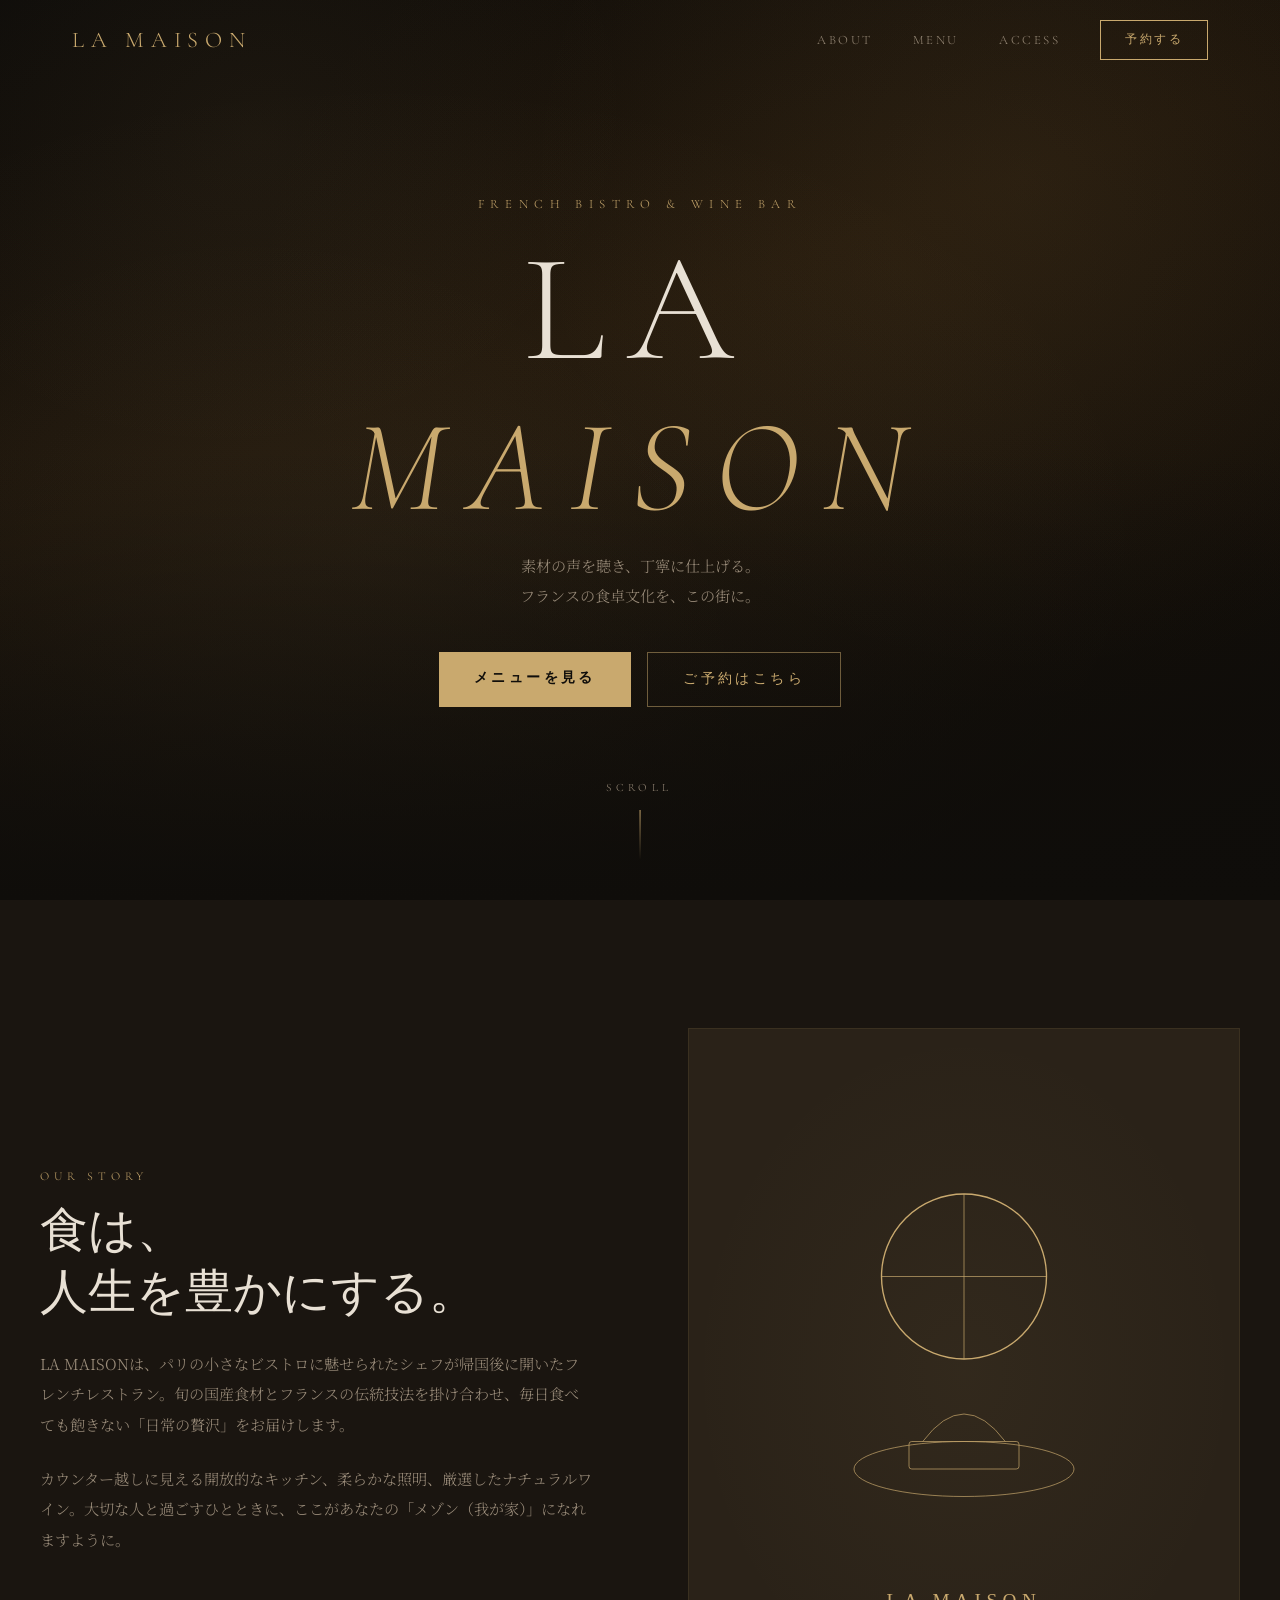
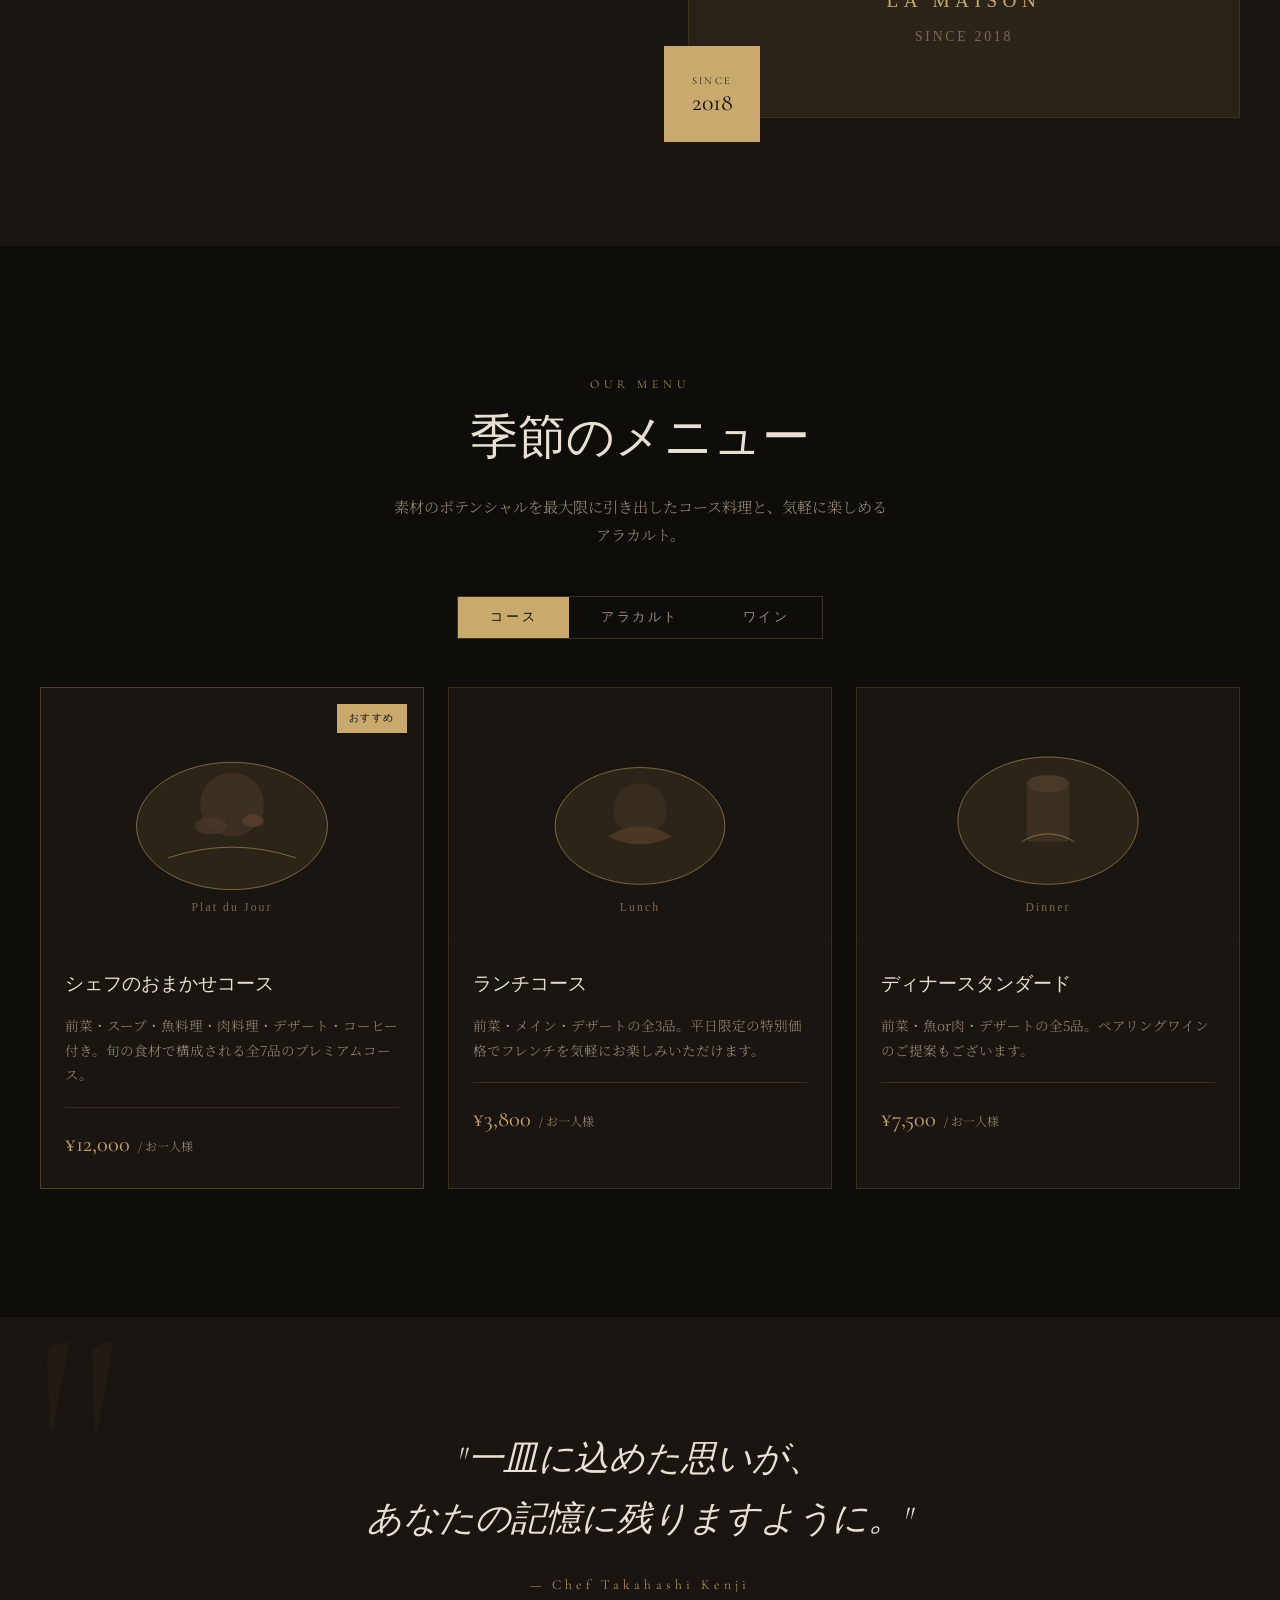
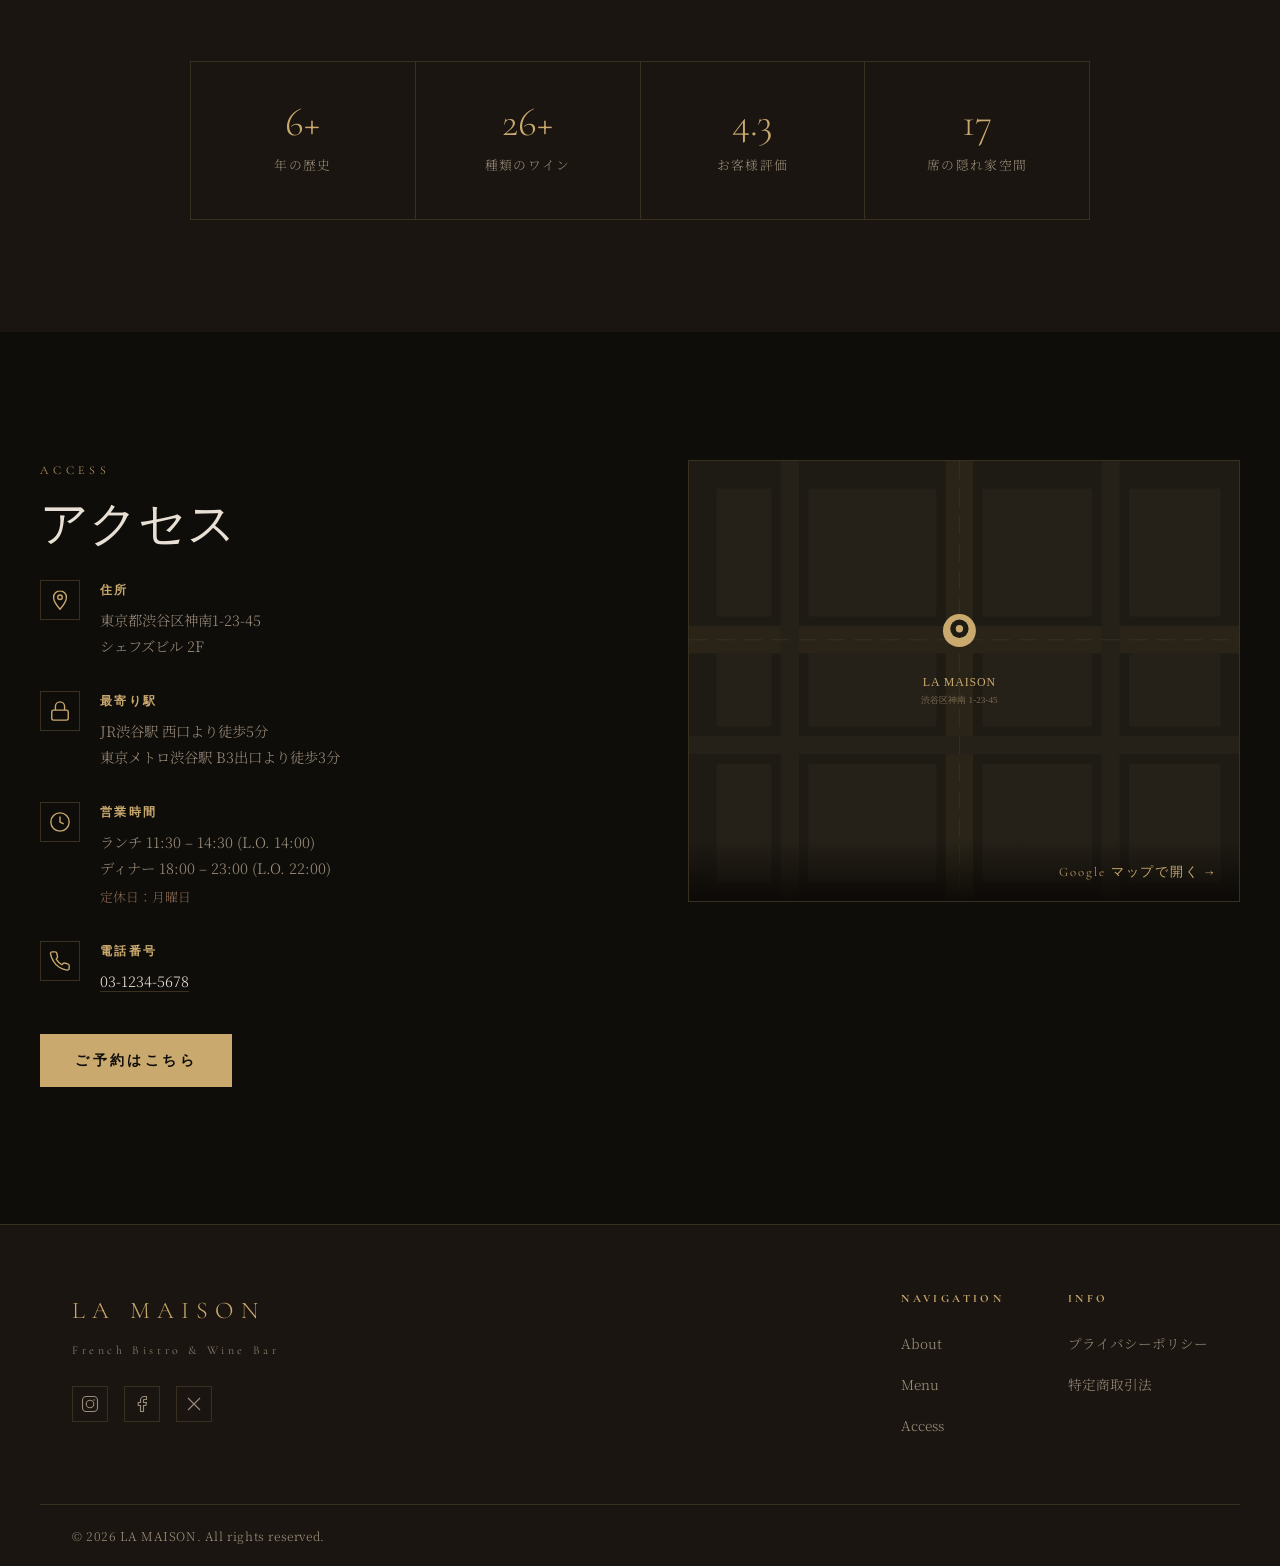
<file: restaurant-lp/index.html>
<!DOCTYPE html>
<html lang="ja">
<head>
  <meta charset="UTF-8" />
  <meta name="viewport" content="width=device-width, initial-scale=1.0" />
  <title>LA MAISON — 心地よい食の空間</title>
  <link rel="stylesheet" href="style.css" />
  <link rel="preconnect" href="https://fonts.googleapis.com" />
  <link rel="preconnect" href="https://fonts.gstatic.com" crossorigin />
  <link href="https://fonts.googleapis.com/css2?family=Cormorant+Garamond:ital,wght@0,300;0,400;0,600;1,300;1,400&family=Noto+Serif+JP:wght@300;400;500&display=swap" rel="stylesheet" />
</head>
<body>

  <!-- ナビゲーション -->
  <header class="header">
    <div class="header__inner">
      <a href="#" class="header__logo">LA MAISON</a>
      <nav class="header__nav">
        <a href="#about">About</a>
        <a href="#menu">Menu</a>
        <a href="#access">Access</a>
        <a href="#reserve" class="header__reserve-btn">予約する</a>
      </nav>
    </div>
  </header>

  <!-- ファーストビュー -->
  <section class="hero" id="top">
    <div class="hero__bg">
      <div class="hero__overlay"></div>
    </div>
    <div class="hero__content">
      <p class="hero__eyebrow">French Bistro &amp; Wine Bar</p>
      <h1 class="hero__title">
        <span>LA</span>
        <span>MAISON</span>
      </h1>
      <p class="hero__subtitle">素材の声を聴き、丁寧に仕上げる。<br />フランスの食卓文化を、この街に。</p>
      <div class="hero__cta">
        <a href="#menu" class="btn btn--primary">メニューを見る</a>
        <a href="#reserve" class="btn btn--outline">ご予約はこちら</a>
      </div>
    </div>
    <div class="hero__scroll">
      <span>Scroll</span>
      <div class="hero__scroll-line"></div>
    </div>
  </section>

  <!-- About -->
  <section class="about" id="about">
    <div class="about__inner">
      <div class="about__text">
        <p class="section-label">Our Story</p>
        <h2 class="section-title">食は、<br />人生を豊かにする。</h2>
        <p class="about__desc">
          LA MAISONは、パリの小さなビストロに魅せられたシェフが帰国後に開いたフレンチレストラン。旬の国産食材とフランスの伝統技法を掛け合わせ、毎日食べても飽きない「日常の贅沢」をお届けします。
        </p>
        <p class="about__desc">
          カウンター越しに見える開放的なキッチン、柔らかな照明、厳選したナチュラルワイン。大切な人と過ごすひとときに、ここがあなたの「メゾン（我が家）」になれますように。
        </p>
      </div>
      <div class="about__image">
        <div class="about__image-inner">
          <div class="about__image-placeholder">
            <svg viewBox="0 0 400 500" xmlns="http://www.w3.org/2000/svg">
              <rect width="400" height="500" fill="#2a2218"/>
              <circle cx="200" cy="180" r="60" fill="none" stroke="#c9a96e" stroke-width="1"/>
              <line x1="200" y1="120" x2="200" y2="240" stroke="#c9a96e" stroke-width="0.5"/>
              <line x1="140" y1="180" x2="260" y2="180" stroke="#c9a96e" stroke-width="0.5"/>
              <ellipse cx="200" cy="320" rx="80" ry="20" fill="none" stroke="#c9a96e" stroke-width="0.5"/>
              <rect x="160" y="300" width="80" height="20" rx="2" fill="none" stroke="#c9a96e" stroke-width="0.5"/>
              <path d="M 170 300 Q 200 260 230 300" fill="none" stroke="#c9a96e" stroke-width="0.5"/>
              <text x="200" y="420" text-anchor="middle" fill="#c9a96e" font-family="serif" font-size="14" letter-spacing="4">LA MAISON</text>
              <text x="200" y="445" text-anchor="middle" fill="#7a6a50" font-family="serif" font-size="10" letter-spacing="2">SINCE 2018</text>
            </svg>
          </div>
        </div>
        <div class="about__badge">
          <span>Since</span>
          <strong>2018</strong>
        </div>
      </div>
    </div>
  </section>

  <!-- メニュー -->
  <section class="menu" id="menu">
    <div class="menu__inner">
      <div class="menu__header">
        <p class="section-label">Our Menu</p>
        <h2 class="section-title">季節のメニュー</h2>
        <p class="menu__lead">素材のポテンシャルを最大限に引き出したコース料理と、気軽に楽しめるアラカルト。</p>
      </div>

      <div class="menu__tabs">
        <button class="menu__tab active" data-tab="course">コース</button>
        <button class="menu__tab" data-tab="alacarte">アラカルト</button>
        <button class="menu__tab" data-tab="wine">ワイン</button>
      </div>

      <div class="menu__content active" id="tab-course">
        <div class="menu__grid">
          <div class="menu-card menu-card--featured">
            <div class="menu-card__label">おすすめ</div>
            <div class="menu-card__image">
              <svg viewBox="0 0 360 240" xmlns="http://www.w3.org/2000/svg">
                <rect width="360" height="240" fill="#1a1510"/>
                <ellipse cx="180" cy="130" rx="90" ry="60" fill="#2d2418" stroke="#c9a96e" stroke-width="0.5"/>
                <circle cx="180" cy="110" r="30" fill="#3d3020"/>
                <ellipse cx="160" cy="130" rx="15" ry="8" fill="#4a3828" opacity="0.8"/>
                <ellipse cx="200" cy="125" rx="10" ry="6" fill="#5a4030" opacity="0.8"/>
                <path d="M 120 160 Q 180 140 240 160" stroke="#c9a96e" stroke-width="0.5" fill="none"/>
                <text x="180" y="210" text-anchor="middle" fill="#7a6a50" font-family="serif" font-size="11" letter-spacing="2">Plat du Jour</text>
              </svg>
            </div>
            <div class="menu-card__body">
              <h3 class="menu-card__name">シェフのおまかせコース</h3>
              <p class="menu-card__desc">前菜・スープ・魚料理・肉料理・デザート・コーヒー付き。旬の食材で構成される全7品のプレミアムコース。</p>
              <div class="menu-card__footer">
                <span class="menu-card__price">¥12,000</span>
                <span class="menu-card__note">/ お一人様</span>
              </div>
            </div>
          </div>

          <div class="menu-card">
            <div class="menu-card__image">
              <svg viewBox="0 0 360 240" xmlns="http://www.w3.org/2000/svg">
                <rect width="360" height="240" fill="#1a1510"/>
                <ellipse cx="180" cy="130" rx="80" ry="55" fill="#2d2418" stroke="#c9a96e" stroke-width="0.5"/>
                <circle cx="180" cy="115" r="25" fill="#3a2c1c"/>
                <path d="M 150 140 Q 180 120 210 140 Q 180 155 150 140" fill="#4a3825"/>
                <text x="180" y="210" text-anchor="middle" fill="#7a6a50" font-family="serif" font-size="11" letter-spacing="2">Lunch</text>
              </svg>
            </div>
            <div class="menu-card__body">
              <h3 class="menu-card__name">ランチコース</h3>
              <p class="menu-card__desc">前菜・メイン・デザートの全3品。平日限定の特別価格でフレンチを気軽にお楽しみいただけます。</p>
              <div class="menu-card__footer">
                <span class="menu-card__price">¥3,800</span>
                <span class="menu-card__note">/ お一人様</span>
              </div>
            </div>
          </div>

          <div class="menu-card">
            <div class="menu-card__image">
              <svg viewBox="0 0 360 240" xmlns="http://www.w3.org/2000/svg">
                <rect width="360" height="240" fill="#1a1510"/>
                <ellipse cx="180" cy="125" rx="85" ry="60" fill="#2d2418" stroke="#c9a96e" stroke-width="0.5"/>
                <rect x="160" y="90" width="40" height="55" rx="3" fill="#3d3020"/>
                <ellipse cx="180" cy="90" rx="20" ry="8" fill="#4a3828"/>
                <path d="M 155 145 Q 180 130 205 145" stroke="#c9a96e" stroke-width="0.5" fill="none"/>
                <text x="180" y="210" text-anchor="middle" fill="#7a6a50" font-family="serif" font-size="11" letter-spacing="2">Dinner</text>
              </svg>
            </div>
            <div class="menu-card__body">
              <h3 class="menu-card__name">ディナースタンダード</h3>
              <p class="menu-card__desc">前菜・魚or肉・デザートの全5品。ペアリングワインのご提案もございます。</p>
              <div class="menu-card__footer">
                <span class="menu-card__price">¥7,500</span>
                <span class="menu-card__note">/ お一人様</span>
              </div>
            </div>
          </div>
        </div>
      </div>

      <div class="menu__content" id="tab-alacarte">
        <div class="menu__list">
          <div class="menu-item">
            <div class="menu-item__info">
              <h3>フォアグラのソテー バルサミコソース</h3>
              <p>旬のフルーツとともに</p>
            </div>
            <span class="menu-item__price">¥2,800</span>
          </div>
          <div class="menu-item">
            <div class="menu-item__info">
              <h3>仔羊のロースト プロヴァンス風</h3>
              <p>ラタトゥイユと季節の野菜</p>
            </div>
            <span class="menu-item__price">¥4,200</span>
          </div>
          <div class="menu-item">
            <div class="menu-item__info">
              <h3>本日の鮮魚のムニエル</h3>
              <p>ブールブランソースとケッパー</p>
            </div>
            <span class="menu-item__price">¥3,600</span>
          </div>
          <div class="menu-item">
            <div class="menu-item__info">
              <h3>牛頬肉の赤ワイン煮込み</h3>
              <p>マッシュポテトとグリーンアスパラ</p>
            </div>
            <span class="menu-item__price">¥3,800</span>
          </div>
          <div class="menu-item">
            <div class="menu-item__info">
              <h3>クレームブリュレ</h3>
              <p>バニラとキャラメルの定番デザート</p>
            </div>
            <span class="menu-item__price">¥900</span>
          </div>
        </div>
      </div>

      <div class="menu__content" id="tab-wine">
        <div class="wine__grid">
          <div class="wine-card">
            <div class="wine-card__icon">🍷</div>
            <h3>ナチュラルワイン</h3>
            <p>自然派ワインを中心に、フランス・イタリア・日本のワインを常時30種以上ご用意。ソムリエが料理に合わせてご提案します。</p>
            <span class="wine-card__price">グラス ¥1,200〜</span>
          </div>
          <div class="wine-card">
            <div class="wine-card__icon">🥂</div>
            <h3>シャンパン・スパークリング</h3>
            <p>お祝いの席や記念日に。著名シャンパーニュハウスのボトルから、コスパ抜群のクレマンまで幅広く取り揃えています。</p>
            <span class="wine-card__price">グラス ¥1,500〜</span>
          </div>
          <div class="wine-card">
            <div class="wine-card__icon">🍸</div>
            <h3>カクテル＆食前酒</h3>
            <p>ディナー前のアペリティフや、食後のカクテルも充実。バーテンダーによるオリジナルカクテルも人気です。</p>
            <span class="wine-card__price">¥1,000〜</span>
          </div>
        </div>
      </div>
    </div>
  </section>

  <!-- 雰囲気セクション -->
  <section class="ambiance">
    <div class="ambiance__inner">
      <div class="ambiance__quote">
        <p class="ambiance__quote-text">
          "一皿に込めた思いが、<br />あなたの記憶に残りますように。"
        </p>
        <p class="ambiance__quote-author">— Chef Takahashi Kenji</p>
      </div>
    </div>
    <div class="ambiance__stats">
      <div class="ambiance__stat">
        <strong>7+</strong>
        <span>年の歴史</span>
      </div>
      <div class="ambiance__stat">
        <strong>30+</strong>
        <span>種類のワイン</span>
      </div>
      <div class="ambiance__stat">
        <strong>4.8</strong>
        <span>お客様評価</span>
      </div>
      <div class="ambiance__stat">
        <strong>20</strong>
        <span>席の隠れ家空間</span>
      </div>
    </div>
  </section>

  <!-- アクセス -->
  <section class="access" id="access">
    <div class="access__inner">
      <div class="access__info">
        <p class="section-label">Access</p>
        <h2 class="section-title">アクセス</h2>

        <div class="access__detail">
          <div class="access__item">
            <div class="access__icon">
              <svg viewBox="0 0 24 24" fill="none" stroke="currentColor" stroke-width="1.5">
                <path d="M12 2C8.13 2 5 5.13 5 9c0 5.25 7 13 7 13s7-7.75 7-13c0-3.87-3.13-7-7-7z"/>
                <circle cx="12" cy="9" r="2.5"/>
              </svg>
            </div>
            <div>
              <h4>住所</h4>
              <p>東京都渋谷区神南1-23-45<br />シェフズビル 2F</p>
            </div>
          </div>

          <div class="access__item">
            <div class="access__icon">
              <svg viewBox="0 0 24 24" fill="none" stroke="currentColor" stroke-width="1.5">
                <rect x="3" y="11" width="18" height="11" rx="2"/>
                <path d="M7 11V7a5 5 0 0 1 10 0v4"/>
              </svg>
            </div>
            <div>
              <h4>最寄り駅</h4>
              <p>JR渋谷駅 西口より徒歩5分<br />東京メトロ渋谷駅 B3出口より徒歩3分</p>
            </div>
          </div>

          <div class="access__item">
            <div class="access__icon">
              <svg viewBox="0 0 24 24" fill="none" stroke="currentColor" stroke-width="1.5">
                <circle cx="12" cy="12" r="10"/>
                <polyline points="12 6 12 12 16 14"/>
              </svg>
            </div>
            <div>
              <h4>営業時間</h4>
              <p>
                ランチ 11:30 – 14:30 (L.O. 14:00)<br />
                ディナー 18:00 – 23:00 (L.O. 22:00)<br />
                <span class="access__closed">定休日：月曜日</span>
              </p>
            </div>
          </div>

          <div class="access__item">
            <div class="access__icon">
              <svg viewBox="0 0 24 24" fill="none" stroke="currentColor" stroke-width="1.5">
                <path d="M22 16.92v3a2 2 0 0 1-2.18 2 19.79 19.79 0 0 1-8.63-3.07A19.5 19.5 0 0 1 4.69 12 19.79 19.79 0 0 1 1.55 3.44 2 2 0 0 1 3.53 2h3a2 2 0 0 1 2 1.72 12.84 12.84 0 0 0 .7 2.81 2 2 0 0 1-.45 2.11L7.91 9.91a16 16 0 0 0 6.18 6.18l1.27-1.27a2 2 0 0 1 2.11-.45 12.84 12.84 0 0 0 2.81.7A2 2 0 0 1 22 16.92z"/>
              </svg>
            </div>
            <div>
              <h4>電話番号</h4>
              <p><a href="tel:03-1234-5678">03-1234-5678</a></p>
            </div>
          </div>
        </div>

        <a href="#reserve" class="btn btn--primary" id="reserve">ご予約はこちら</a>
      </div>

      <div class="access__map">
        <div class="map__placeholder">
          <svg viewBox="0 0 600 480" xmlns="http://www.w3.org/2000/svg">
            <rect width="600" height="480" fill="#1e1a14"/>
            <!-- 道路 -->
            <rect x="0" y="180" width="600" height="30" fill="#2a2418"/>
            <rect x="280" y="0" width="30" height="480" fill="#2a2418"/>
            <rect x="0" y="300" width="600" height="20" fill="#252018"/>
            <rect x="100" y="0" width="20" height="480" fill="#252018"/>
            <rect x="450" y="0" width="20" height="480" fill="#252018"/>
            <!-- ブロック -->
            <rect x="30" y="30" width="60" height="140" rx="2" fill="#252018"/>
            <rect x="30" y="210" width="60" height="80" rx="2" fill="#252018"/>
            <rect x="130" y="30" width="140" height="140" rx="2" fill="#252018"/>
            <rect x="130" y="210" width="140" height="80" rx="2" fill="#252018"/>
            <rect x="320" y="30" width="120" height="140" rx="2" fill="#252018"/>
            <rect x="480" y="30" width="100" height="140" rx="2" fill="#252018"/>
            <rect x="320" y="210" width="120" height="80" rx="2" fill="#252018"/>
            <rect x="480" y="210" width="100" height="80" rx="2" fill="#252018"/>
            <rect x="30" y="330" width="60" height="130" rx="2" fill="#252018"/>
            <rect x="130" y="330" width="140" height="130" rx="2" fill="#252018"/>
            <rect x="320" y="330" width="120" height="130" rx="2" fill="#252018"/>
            <rect x="480" y="330" width="100" height="130" rx="2" fill="#252018"/>
            <!-- センターライン -->
            <line x1="0" y1="195" x2="600" y2="195" stroke="#3a3020" stroke-width="1" stroke-dasharray="20,10"/>
            <line x1="295" y1="0" x2="295" y2="480" stroke="#3a3020" stroke-width="1" stroke-dasharray="20,10"/>
            <!-- ピン -->
            <circle cx="295" cy="185" r="18" fill="#c9a96e"/>
            <circle cx="295" cy="183" r="10" fill="#1e1a14"/>
            <circle cx="295" cy="183" r="4" fill="#c9a96e"/>
            <text x="295" y="245" text-anchor="middle" fill="#c9a96e" font-family="serif" font-size="13" letter-spacing="1">LA MAISON</text>
            <text x="295" y="264" text-anchor="middle" fill="#7a6a50" font-family="serif" font-size="10">渋谷区神南 1-23-45</text>
          </svg>
        </div>
        <div class="map__overlay">
          <a href="https://maps.google.com" target="_blank" class="map__link">Google マップで開く →</a>
        </div>
      </div>
    </div>
  </section>

  <!-- フッター -->
  <footer class="footer">
    <div class="footer__inner">
      <div class="footer__brand">
        <p class="footer__logo">LA MAISON</p>
        <p class="footer__tagline">French Bistro &amp; Wine Bar</p>
        <div class="footer__social">
          <a href="#" aria-label="Instagram">
            <svg viewBox="0 0 24 24" fill="none" stroke="currentColor" stroke-width="1.5"><rect x="2" y="2" width="20" height="20" rx="5"/><circle cx="12" cy="12" r="5"/><circle cx="17.5" cy="6.5" r="1" fill="currentColor" stroke="none"/></svg>
          </a>
          <a href="#" aria-label="Facebook">
            <svg viewBox="0 0 24 24" fill="none" stroke="currentColor" stroke-width="1.5"><path d="M18 2h-3a5 5 0 0 0-5 5v3H7v4h3v8h4v-8h3l1-4h-4V7a1 1 0 0 1 1-1h3z"/></svg>
          </a>
          <a href="#" aria-label="Twitter/X">
            <svg viewBox="0 0 24 24" fill="none" stroke="currentColor" stroke-width="1.5"><path d="M4 4l16 16M4 20L20 4"/></svg>
          </a>
        </div>
      </div>
      <div class="footer__links">
        <div>
          <h4>Navigation</h4>
          <ul>
            <li><a href="#about">About</a></li>
            <li><a href="#menu">Menu</a></li>
            <li><a href="#access">Access</a></li>
          </ul>
        </div>
        <div>
          <h4>Info</h4>
          <ul>
            <li><a href="#">プライバシーポリシー</a></li>
            <li><a href="#">特定商取引法</a></li>
          </ul>
        </div>
      </div>
    </div>
    <div class="footer__copy">
      <p>&copy; 2026 LA MAISON. All rights reserved.</p>
    </div>
  </footer>

  <script src="script.js"></script>
</body>
</html>
</file>
<file: restaurant-lp/style.css>
/* ===========================
   Reset & Base
=========================== */
*, *::before, *::after {
  box-sizing: border-box;
  margin: 0;
  padding: 0;
}

:root {
  --color-gold: #c9a96e;
  --color-gold-light: #e8c98a;
  --color-dark: #0f0d0a;
  --color-dark-2: #1a1510;
  --color-dark-3: #2a2418;
  --color-text: #e8e0d4;
  --color-text-muted: #9a8c7a;
  --color-border: #3a3020;
  --font-display: 'Cormorant Garamond', serif;
  --font-body: 'Noto Serif JP', serif;
  --transition: 0.4s cubic-bezier(0.25, 0.46, 0.45, 0.94);
}

html {
  scroll-behavior: smooth;
  font-size: 16px;
}

body {
  background-color: var(--color-dark);
  color: var(--color-text);
  font-family: var(--font-body);
  font-weight: 300;
  line-height: 1.8;
  overflow-x: hidden;
}

a {
  color: inherit;
  text-decoration: none;
  transition: color var(--transition);
}

img, svg {
  display: block;
  max-width: 100%;
}

/* ===========================
   Typography
=========================== */
.section-label {
  font-family: var(--font-display);
  font-size: 0.75rem;
  letter-spacing: 0.4em;
  text-transform: uppercase;
  color: var(--color-gold);
  margin-bottom: 0.75rem;
}

.section-title {
  font-family: var(--font-display);
  font-size: clamp(2rem, 4vw, 3rem);
  font-weight: 300;
  line-height: 1.3;
  margin-bottom: 1.5rem;
  color: var(--color-text);
}

/* ===========================
   Buttons
=========================== */
.btn {
  display: inline-block;
  padding: 0.9rem 2.2rem;
  font-family: var(--font-display);
  font-size: 0.85rem;
  letter-spacing: 0.25em;
  text-transform: uppercase;
  transition: all var(--transition);
  cursor: pointer;
  border: none;
  position: relative;
  overflow: hidden;
}

.btn--primary {
  background: var(--color-gold);
  color: var(--color-dark);
  font-weight: 600;
}

.btn--primary::after {
  content: '';
  position: absolute;
  inset: 0;
  background: var(--color-gold-light);
  opacity: 0;
  transition: opacity var(--transition);
}

.btn--primary:hover::after {
  opacity: 1;
}

.btn--outline {
  border: 1px solid rgba(201, 169, 110, 0.5);
  color: var(--color-gold);
  background: transparent;
}

.btn--outline:hover {
  border-color: var(--color-gold);
  background: rgba(201, 169, 110, 0.08);
}

/* ===========================
   Header
=========================== */
.header {
  position: fixed;
  top: 0;
  left: 0;
  right: 0;
  z-index: 100;
  padding: 1.25rem 0;
  transition: background var(--transition), padding var(--transition);
}

.header.scrolled {
  background: rgba(10, 8, 5, 0.95);
  backdrop-filter: blur(20px);
  padding: 0.75rem 0;
  border-bottom: 1px solid var(--color-border);
}

.header__inner {
  max-width: 1200px;
  margin: 0 auto;
  padding: 0 2rem;
  display: flex;
  align-items: center;
  justify-content: space-between;
}

.header__logo {
  font-family: var(--font-display);
  font-size: 1.4rem;
  font-weight: 300;
  letter-spacing: 0.3em;
  color: var(--color-gold);
}

.header__nav {
  display: flex;
  align-items: center;
  gap: 2.5rem;
}

.header__nav a {
  font-family: var(--font-display);
  font-size: 0.8rem;
  letter-spacing: 0.2em;
  text-transform: uppercase;
  color: var(--color-text-muted);
}

.header__nav a:hover {
  color: var(--color-gold);
}

.header__reserve-btn {
  padding: 0.5rem 1.5rem;
  border: 1px solid var(--color-gold) !important;
  color: var(--color-gold) !important;
  font-family: var(--font-display) !important;
  font-size: 0.75rem !important;
  letter-spacing: 0.2em !important;
  transition: all var(--transition) !important;
}

.header__reserve-btn:hover {
  background: var(--color-gold) !important;
  color: var(--color-dark) !important;
}

/* ===========================
   Hero / First View
=========================== */
.hero {
  position: relative;
  height: 100vh;
  min-height: 700px;
  display: flex;
  align-items: center;
  justify-content: center;
  overflow: hidden;
}

.hero__bg {
  position: absolute;
  inset: 0;
  background:
    radial-gradient(ellipse at 30% 60%, rgba(201, 169, 110, 0.08) 0%, transparent 60%),
    radial-gradient(ellipse at 70% 30%, rgba(100, 70, 30, 0.15) 0%, transparent 50%),
    linear-gradient(160deg, #0f0d0a 0%, #1a1209 40%, #0d0b08 100%);
}

.hero__bg::before {
  content: '';
  position: absolute;
  inset: 0;
  background-image:
    radial-gradient(circle at 20% 80%, rgba(201, 169, 110, 0.04) 0%, transparent 40%),
    radial-gradient(circle at 80% 20%, rgba(201, 169, 110, 0.06) 0%, transparent 40%);
}

/* 装飾的な光のエフェクト */
.hero__bg::after {
  content: '';
  position: absolute;
  top: -20%;
  left: -10%;
  width: 60%;
  height: 70%;
  background: radial-gradient(ellipse, rgba(201, 169, 110, 0.05) 0%, transparent 70%);
  transform: rotate(-15deg);
  animation: heroGlow 8s ease-in-out infinite alternate;
}

@keyframes heroGlow {
  from { opacity: 0.5; transform: rotate(-15deg) scale(1); }
  to { opacity: 1; transform: rotate(-10deg) scale(1.1); }
}

.hero__overlay {
  position: absolute;
  inset: 0;
  background: linear-gradient(to bottom, transparent 50%, var(--color-dark) 100%);
}

.hero__content {
  position: relative;
  text-align: center;
  z-index: 2;
  padding: 0 1.5rem;
}

.hero__eyebrow {
  font-family: var(--font-display);
  font-size: 0.8rem;
  letter-spacing: 0.5em;
  text-transform: uppercase;
  color: var(--color-gold);
  margin-bottom: 1.5rem;
  opacity: 0;
  animation: fadeInUp 0.8s ease forwards 0.3s;
}

.hero__title {
  font-family: var(--font-display);
  font-size: clamp(4rem, 12vw, 10rem);
  font-weight: 300;
  line-height: 0.9;
  letter-spacing: 0.15em;
  color: var(--color-text);
  margin-bottom: 1.5rem;
  display: flex;
  flex-direction: column;
  align-items: center;
  gap: 0.2em;
}

.hero__title span {
  display: block;
  opacity: 0;
  animation: fadeInUp 0.8s ease forwards;
}

.hero__title span:nth-child(1) { animation-delay: 0.5s; }
.hero__title span:nth-child(2) {
  animation-delay: 0.7s;
  color: var(--color-gold);
  font-style: italic;
  font-size: 0.85em;
}

.hero__subtitle {
  font-size: 0.95rem;
  color: var(--color-text-muted);
  line-height: 2;
  margin-bottom: 2.5rem;
  opacity: 0;
  animation: fadeInUp 0.8s ease forwards 0.9s;
}

.hero__cta {
  display: flex;
  gap: 1rem;
  justify-content: center;
  flex-wrap: wrap;
  opacity: 0;
  animation: fadeInUp 0.8s ease forwards 1.1s;
}

.hero__scroll {
  position: absolute;
  bottom: 2.5rem;
  left: 50%;
  transform: translateX(-50%);
  display: flex;
  flex-direction: column;
  align-items: center;
  gap: 0.75rem;
  z-index: 2;
  opacity: 0;
  animation: fadeIn 1s ease forwards 1.5s;
}

.hero__scroll span {
  font-family: var(--font-display);
  font-size: 0.7rem;
  letter-spacing: 0.4em;
  text-transform: uppercase;
  color: var(--color-text-muted);
}

.hero__scroll-line {
  width: 1px;
  height: 50px;
  background: linear-gradient(to bottom, var(--color-gold), transparent);
  animation: scrollLine 2s ease-in-out infinite;
}

@keyframes scrollLine {
  0% { transform: scaleY(0); transform-origin: top; }
  50% { transform: scaleY(1); transform-origin: top; }
  51% { transform: scaleY(1); transform-origin: bottom; }
  100% { transform: scaleY(0); transform-origin: bottom; }
}

@keyframes fadeInUp {
  from { opacity: 0; transform: translateY(30px); }
  to { opacity: 1; transform: translateY(0); }
}

@keyframes fadeIn {
  from { opacity: 0; }
  to { opacity: 1; }
}

/* ===========================
   About
=========================== */
.about {
  padding: 8rem 2rem;
  background: var(--color-dark-2);
}

.about__inner {
  max-width: 1200px;
  margin: 0 auto;
  display: grid;
  grid-template-columns: 1fr 1fr;
  gap: 6rem;
  align-items: center;
}

.about__desc {
  color: var(--color-text-muted);
  font-size: 0.95rem;
  line-height: 2;
  margin-bottom: 1.5rem;
}

.about__image {
  position: relative;
}

.about__image-inner {
  border: 1px solid var(--color-border);
  overflow: hidden;
  position: relative;
}

.about__image-inner::before {
  content: '';
  position: absolute;
  inset: 0;
  background: radial-gradient(ellipse at center, rgba(201, 169, 110, 0.05) 0%, transparent 70%);
  z-index: 1;
  pointer-events: none;
}

.about__image-placeholder {
  width: 100%;
  aspect-ratio: 4/5;
  background: var(--color-dark-3);
  display: flex;
  align-items: center;
  justify-content: center;
}

.about__image-placeholder svg {
  width: 100%;
  height: 100%;
}

.about__badge {
  position: absolute;
  bottom: -1.5rem;
  left: -1.5rem;
  width: 6rem;
  height: 6rem;
  background: var(--color-gold);
  display: flex;
  flex-direction: column;
  align-items: center;
  justify-content: center;
  color: var(--color-dark);
}

.about__badge span {
  font-family: var(--font-display);
  font-size: 0.65rem;
  letter-spacing: 0.2em;
  text-transform: uppercase;
}

.about__badge strong {
  font-family: var(--font-display);
  font-size: 1.5rem;
  font-weight: 400;
  line-height: 1;
}

/* ===========================
   Menu
=========================== */
.menu {
  padding: 8rem 2rem;
  background: var(--color-dark);
}

.menu__inner {
  max-width: 1200px;
  margin: 0 auto;
}

.menu__header {
  text-align: center;
  margin-bottom: 3rem;
}

.menu__lead {
  color: var(--color-text-muted);
  font-size: 0.95rem;
  max-width: 500px;
  margin: 0 auto;
}

.menu__tabs {
  display: flex;
  justify-content: center;
  gap: 0;
  margin-bottom: 3rem;
  border: 1px solid var(--color-border);
  width: fit-content;
  margin-left: auto;
  margin-right: auto;
}

.menu__tab {
  padding: 0.75rem 2rem;
  font-family: var(--font-display);
  font-size: 0.8rem;
  letter-spacing: 0.2em;
  text-transform: uppercase;
  background: transparent;
  color: var(--color-text-muted);
  border: none;
  cursor: pointer;
  transition: all var(--transition);
  position: relative;
}

.menu__tab::after {
  content: '';
  position: absolute;
  inset: 0;
  background: var(--color-gold);
  opacity: 0;
  transition: opacity var(--transition);
  z-index: -1;
}

.menu__tab.active {
  color: var(--color-dark);
  background: var(--color-gold);
}

.menu__tab:not(.active):hover {
  color: var(--color-gold);
}

.menu__content {
  display: none;
}

.menu__content.active {
  display: block;
  animation: fadeIn 0.4s ease;
}

/* Course Cards */
.menu__grid {
  display: grid;
  grid-template-columns: repeat(3, 1fr);
  gap: 1.5rem;
}

.menu-card {
  background: var(--color-dark-2);
  border: 1px solid var(--color-border);
  overflow: hidden;
  transition: transform var(--transition), border-color var(--transition);
  position: relative;
}

.menu-card:hover {
  transform: translateY(-4px);
  border-color: rgba(201, 169, 110, 0.4);
}

.menu-card--featured {
  grid-column: span 1;
  border-color: rgba(201, 169, 110, 0.3);
}

.menu-card__label {
  position: absolute;
  top: 1rem;
  right: 1rem;
  background: var(--color-gold);
  color: var(--color-dark);
  font-family: var(--font-display);
  font-size: 0.65rem;
  letter-spacing: 0.15em;
  padding: 0.3rem 0.75rem;
  z-index: 2;
}

.menu-card__image {
  width: 100%;
  aspect-ratio: 3/2;
  overflow: hidden;
  background: var(--color-dark-3);
}

.menu-card__image svg {
  width: 100%;
  height: 100%;
}

.menu-card__body {
  padding: 1.5rem;
}

.menu-card__name {
  font-family: var(--font-display);
  font-size: 1.2rem;
  font-weight: 400;
  margin-bottom: 0.75rem;
  color: var(--color-text);
}

.menu-card__desc {
  font-size: 0.85rem;
  color: var(--color-text-muted);
  line-height: 1.8;
  margin-bottom: 1.25rem;
}

.menu-card__footer {
  display: flex;
  align-items: baseline;
  gap: 0.5rem;
  padding-top: 1rem;
  border-top: 1px solid var(--color-border);
}

.menu-card__price {
  font-family: var(--font-display);
  font-size: 1.4rem;
  font-weight: 400;
  color: var(--color-gold);
}

.menu-card__note {
  font-size: 0.75rem;
  color: var(--color-text-muted);
}

/* A La Carte List */
.menu__list {
  max-width: 700px;
  margin: 0 auto;
}

.menu-item {
  display: flex;
  align-items: center;
  justify-content: space-between;
  gap: 2rem;
  padding: 1.5rem 0;
  border-bottom: 1px solid var(--color-border);
  transition: padding var(--transition);
}

.menu-item:hover {
  padding-left: 0.5rem;
}

.menu-item:first-child {
  border-top: 1px solid var(--color-border);
}

.menu-item__info h3 {
  font-family: var(--font-display);
  font-size: 1.05rem;
  font-weight: 400;
  margin-bottom: 0.25rem;
  color: var(--color-text);
}

.menu-item__info p {
  font-size: 0.82rem;
  color: var(--color-text-muted);
}

.menu-item__price {
  font-family: var(--font-display);
  font-size: 1.1rem;
  color: var(--color-gold);
  white-space: nowrap;
}

/* Wine */
.wine__grid {
  display: grid;
  grid-template-columns: repeat(3, 1fr);
  gap: 1.5rem;
}

.wine-card {
  background: var(--color-dark-2);
  border: 1px solid var(--color-border);
  padding: 2rem;
  text-align: center;
  transition: all var(--transition);
}

.wine-card:hover {
  border-color: rgba(201, 169, 110, 0.4);
  transform: translateY(-4px);
}

.wine-card__icon {
  font-size: 2.5rem;
  margin-bottom: 1rem;
}

.wine-card h3 {
  font-family: var(--font-display);
  font-size: 1.1rem;
  font-weight: 400;
  margin-bottom: 0.75rem;
  color: var(--color-text);
}

.wine-card p {
  font-size: 0.85rem;
  color: var(--color-text-muted);
  line-height: 1.9;
  margin-bottom: 1.5rem;
}

.wine-card__price {
  display: inline-block;
  font-family: var(--font-display);
  font-size: 0.95rem;
  color: var(--color-gold);
  border-top: 1px solid var(--color-border);
  padding-top: 1rem;
  width: 100%;
}

/* ===========================
   Ambiance (Quote Section)
=========================== */
.ambiance {
  background: var(--color-dark-2);
  padding: 7rem 2rem;
  position: relative;
  overflow: hidden;
}

.ambiance::before {
  content: '"';
  position: absolute;
  top: -2rem;
  left: 2rem;
  font-family: var(--font-display);
  font-size: 20rem;
  color: rgba(201, 169, 110, 0.04);
  line-height: 1;
  pointer-events: none;
}

.ambiance__inner {
  max-width: 900px;
  margin: 0 auto;
  text-align: center;
  margin-bottom: 4rem;
}

.ambiance__quote-text {
  font-family: var(--font-display);
  font-size: clamp(1.4rem, 3vw, 2.2rem);
  font-style: italic;
  font-weight: 300;
  line-height: 1.7;
  color: var(--color-text);
  margin-bottom: 1.5rem;
}

.ambiance__quote-author {
  font-family: var(--font-display);
  font-size: 0.85rem;
  letter-spacing: 0.3em;
  color: var(--color-gold);
}

.ambiance__stats {
  display: flex;
  justify-content: center;
  gap: 0;
  max-width: 900px;
  margin: 0 auto;
  border: 1px solid var(--color-border);
}

.ambiance__stat {
  flex: 1;
  padding: 2.5rem;
  text-align: center;
  border-right: 1px solid var(--color-border);
}

.ambiance__stat:last-child {
  border-right: none;
}

.ambiance__stat strong {
  display: block;
  font-family: var(--font-display);
  font-size: 2.5rem;
  font-weight: 300;
  color: var(--color-gold);
  line-height: 1;
  margin-bottom: 0.5rem;
}

.ambiance__stat span {
  font-size: 0.8rem;
  color: var(--color-text-muted);
  letter-spacing: 0.1em;
}

/* ===========================
   Access
=========================== */
.access {
  padding: 8rem 2rem;
  background: var(--color-dark);
}

.access__inner {
  max-width: 1200px;
  margin: 0 auto;
  display: grid;
  grid-template-columns: 1fr 1fr;
  gap: 6rem;
  align-items: start;
}

.access__detail {
  display: flex;
  flex-direction: column;
  gap: 2rem;
  margin-bottom: 2.5rem;
}

.access__item {
  display: flex;
  gap: 1.25rem;
  align-items: flex-start;
}

.access__icon {
  width: 2.5rem;
  height: 2.5rem;
  border: 1px solid var(--color-border);
  display: flex;
  align-items: center;
  justify-content: center;
  flex-shrink: 0;
  color: var(--color-gold);
  padding: 0.5rem;
}

.access__icon svg {
  width: 100%;
  height: 100%;
}

.access__item h4 {
  font-family: var(--font-display);
  font-size: 0.75rem;
  letter-spacing: 0.2em;
  text-transform: uppercase;
  color: var(--color-gold);
  margin-bottom: 0.35rem;
}

.access__item p {
  font-size: 0.9rem;
  color: var(--color-text-muted);
  line-height: 1.8;
}

.access__item a {
  color: var(--color-text);
  border-bottom: 1px solid var(--color-border);
}

.access__item a:hover {
  color: var(--color-gold);
  border-color: var(--color-gold);
}

.access__closed {
  display: inline-block;
  margin-top: 0.25rem;
  font-size: 0.8rem;
  color: #8a6a50;
}

.access__map {
  position: relative;
  border: 1px solid var(--color-border);
  overflow: hidden;
}

.map__placeholder {
  width: 100%;
  aspect-ratio: 5/4;
  background: var(--color-dark-3);
}

.map__placeholder svg {
  width: 100%;
  height: 100%;
}

.map__overlay {
  position: absolute;
  bottom: 0;
  left: 0;
  right: 0;
  padding: 1rem 1.5rem;
  background: linear-gradient(to top, rgba(10, 8, 5, 0.9) 0%, transparent 100%);
  text-align: right;
}

.map__link {
  font-family: var(--font-display);
  font-size: 0.8rem;
  letter-spacing: 0.15em;
  color: var(--color-gold);
  transition: opacity var(--transition);
}

.map__link:hover {
  opacity: 0.7;
}

/* ===========================
   Footer
=========================== */
.footer {
  background: var(--color-dark-2);
  border-top: 1px solid var(--color-border);
}

.footer__inner {
  max-width: 1200px;
  margin: 0 auto;
  padding: 4rem 2rem;
  display: flex;
  justify-content: space-between;
  gap: 4rem;
}

.footer__logo {
  font-family: var(--font-display);
  font-size: 1.5rem;
  font-weight: 300;
  letter-spacing: 0.3em;
  color: var(--color-gold);
  margin-bottom: 0.5rem;
}

.footer__tagline {
  font-family: var(--font-display);
  font-size: 0.75rem;
  letter-spacing: 0.3em;
  color: var(--color-text-muted);
  margin-bottom: 1.5rem;
}

.footer__social {
  display: flex;
  gap: 1rem;
}

.footer__social a {
  width: 2.25rem;
  height: 2.25rem;
  border: 1px solid var(--color-border);
  display: flex;
  align-items: center;
  justify-content: center;
  color: var(--color-text-muted);
  transition: all var(--transition);
  padding: 0.5rem;
}

.footer__social a:hover {
  border-color: var(--color-gold);
  color: var(--color-gold);
}

.footer__social a svg {
  width: 100%;
  height: 100%;
}

.footer__links {
  display: flex;
  gap: 4rem;
}

.footer__links h4 {
  font-family: var(--font-display);
  font-size: 0.7rem;
  letter-spacing: 0.3em;
  text-transform: uppercase;
  color: var(--color-gold);
  margin-bottom: 1.25rem;
}

.footer__links ul {
  list-style: none;
  display: flex;
  flex-direction: column;
  gap: 0.75rem;
}

.footer__links a {
  font-size: 0.85rem;
  color: var(--color-text-muted);
  transition: color var(--transition);
}

.footer__links a:hover {
  color: var(--color-text);
}

.footer__copy {
  max-width: 1200px;
  margin: 0 auto;
  padding: 1.25rem 2rem;
  border-top: 1px solid var(--color-border);
  font-size: 0.75rem;
  color: var(--color-text-muted);
  letter-spacing: 0.05em;
}

/* ===========================
   Scroll Animations
=========================== */
.reveal {
  opacity: 0;
  transform: translateY(40px);
  transition: opacity 0.8s ease, transform 0.8s ease;
}

.reveal.visible {
  opacity: 1;
  transform: translateY(0);
}

/* ===========================
   Responsive
=========================== */
@media (max-width: 900px) {
  .about__inner,
  .access__inner {
    grid-template-columns: 1fr;
    gap: 3rem;
  }

  .about__image {
    max-width: 400px;
  }

  .menu__grid,
  .wine__grid {
    grid-template-columns: 1fr;
  }

  .ambiance__stats {
    flex-wrap: wrap;
  }

  .ambiance__stat {
    flex: 1 1 40%;
    border-bottom: 1px solid var(--color-border);
  }

  .footer__inner {
    flex-direction: column;
    gap: 3rem;
  }

  .header__nav {
    display: none;
  }
}

@media (max-width: 600px) {
  .hero__cta {
    flex-direction: column;
    align-items: center;
  }

  .menu__tabs {
    width: 100%;
  }

  .menu__tab {
    padding: 0.75rem 1rem;
    flex: 1;
  }

  .ambiance__stat {
    flex: 1 1 100%;
  }
}
</file>
